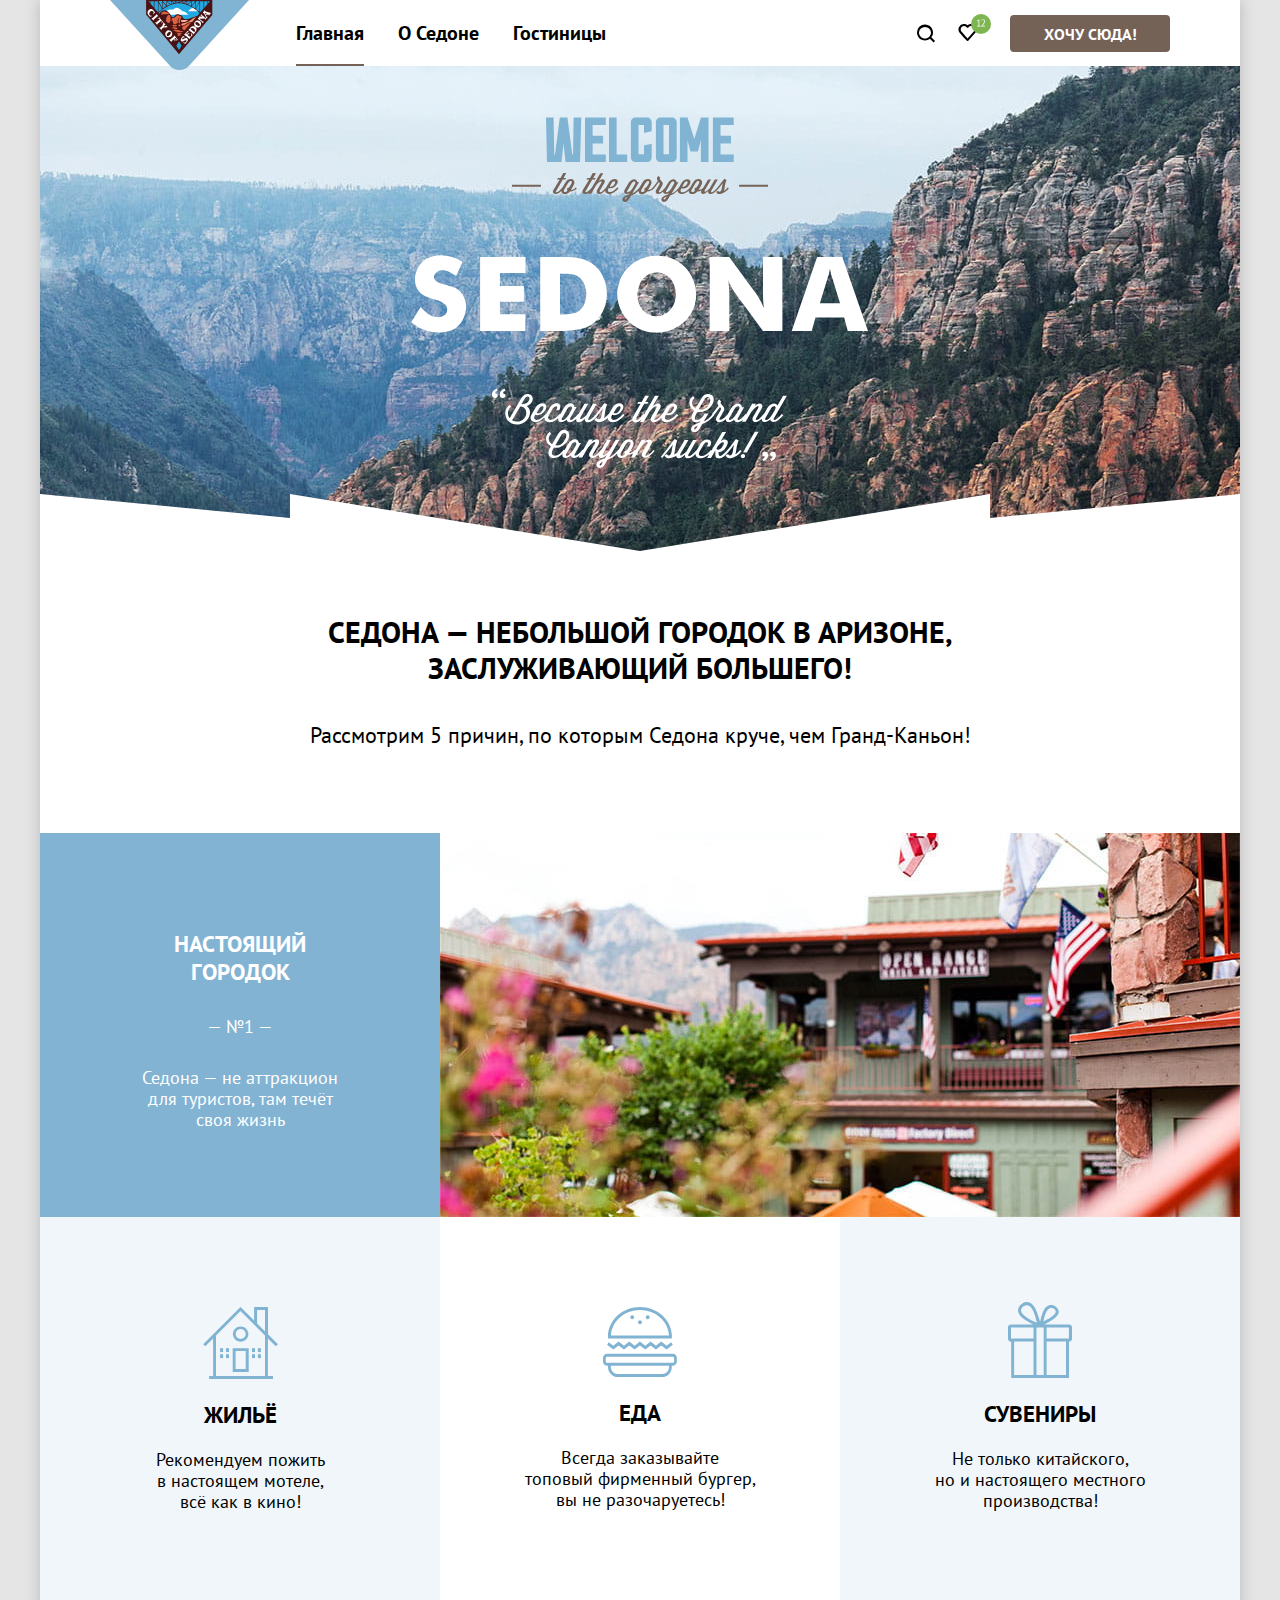
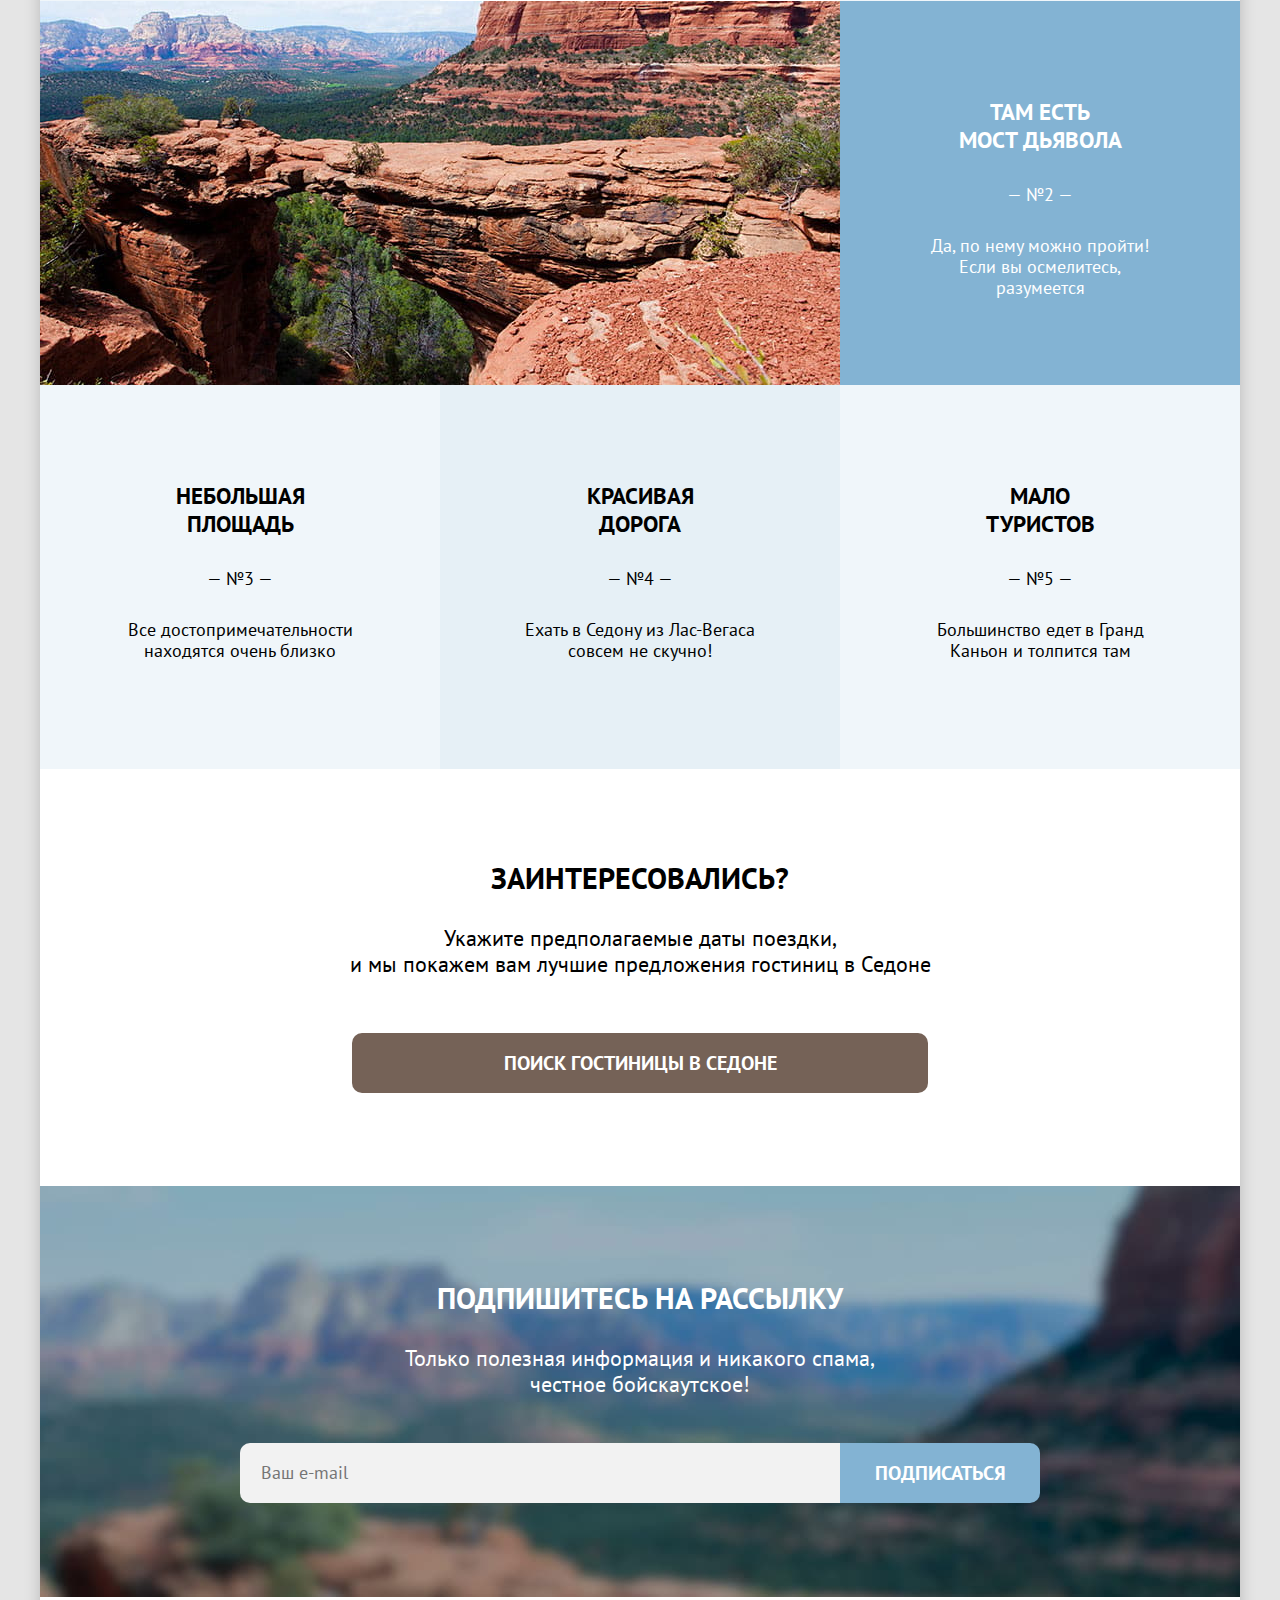
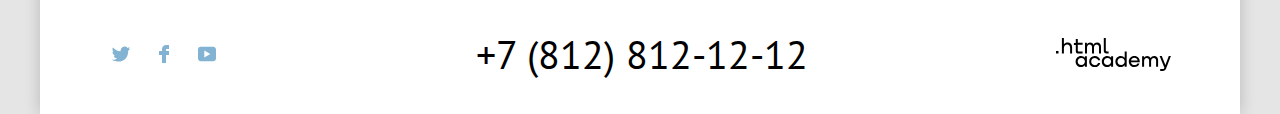
<file: index.html>
<!DOCTYPE html>
<html lang="ru">
  <head>
    <meta charset="utf-8">
    <title>CITY OF SEDONA</title>
    <link rel="stylesheet" href="styles/styles.css">
    <link rel="icon" type="image/png" sizes="32x32" href="images/favicon.png">
  </head>
  <body>
    <div class="gray">
      <div class="shadow">
        <header class="main-header">
          <nav class="nav">
            <a class="main-header-logo" href="#">
              <img src="images/header/logo-main-header.svg" width="139" height="70" alt="Логотип сайта городка Седона">
            </a>
            <ul class="nav-list">
              <li class="nav-item">
                <a class="nav-link active-link" href="index.html">Главная</a>
              </li>
              <li class="nav-item">
                <a class="nav-link" href="aboutSedona.html">О Седоне</a>
              </li>
              <li class="nav-item">
                <a class="nav-link" href="catalog.html">Гостиницы</a>
              </li>
            </ul>      
            <ul class="nav-user">
              <li class="nav-item-user">
                <a class="nav-link-user" href="#">
                  <svg class="nav-icon" aria-hidden="true" focusable="false" fill="currentColor" width="20" height="19"  xmlns="http://www.w3.org/2000/svg">
                    <path fill-rule="evenodd" clip-rule="evenodd" d="m19.03 17.05-3.71-3.7c1-1.3 1.7-3 1.7-4.9 0-4.4-3.61-8-8.02-8a8.12 8.12 0 0 0-8.03 8.1c0 4.4 3.61 8 8.03 8 1.8 0 3.5-.6 4.91-1.7l3.71 3.7 1.4-1.5ZM9 14.55c-3.31 0-6.02-2.7-6.02-6a6.03 6.03 0 0 1 12.03 0c0 3.3-2.7 6-6.01 6Z" /></svg>
                  <span class="visually-hidden">Поиск</span>
                </a>
              </li>
              <li class="nav-item-user">
                <a class="nav-link-user" href="#">
                  <svg class="nav-icon" aria-hidden="true" focusable="false" fill="currentColor" width="20" height="19" xmlns="http://www.w3.org/2000/svg"><path d="M9.44 17c-.3 0-.6-.1-.8-.4-5.41-6.1-6.72-7.5-7.02-7.9A5.4 5.4 0 0 1 6.03 0c1.3 0 2.51.5 3.51 1.3a5.47 5.47 0 0 1 9.03 4.1c0 1.3-.5 2.5-1.3 3.4l-7.02 7.9c-.2.2-.4.3-.8.3ZM3.43 7.5c.3.4 3.5 4 6.11 6.9l6.22-7c.5-.5.7-1.2.7-2 0-1.8-1.5-3.3-3.3-3.3-1 0-2.01.5-2.71 1.3-.3.3-.6.4-.9.4-.3 0-.6-.2-.8-.4a3.7 3.7 0 0 0-2.72-1.3c-1.8 0-3.3 1.5-3.3 3.3-.1.9.3 1.6.7 2.1-.1 0-.1 0 0 0Z" />
                  </svg>
                  <svg class="nav-icon-number" aria-hidden="true" focusable="false" fill="currentColor" width="20" height="20"  xmlns="http://www.w3.org/2000/svg"><rect width="20" height="20" rx="10" fill="#7DB54F"/><path d="M6.13 11.76h1.4V6.92l.1-.59-.4.47-1.1.79-.38-.51 2.2-1.7h.36v6.38h1.37v.74H6.13v-.74Zm7.83-4.67c0 .35-.07.72-.2 1.09a10.88 10.88 0 0 1-1.21 2.21c-.26.35-.52.69-.78 1.01l-.49.43v.04l.64-.11h2.18v.74h-3.98v-.29a33.15 33.15 0 0 0 1.17-1.32 15.09 15.09 0 0 0 1.25-1.83c.18-.32.32-.64.43-.95.1-.31.16-.61.16-.89 0-.33-.1-.6-.28-.81-.19-.22-.47-.33-.85-.33-.25 0-.5.05-.74.16-.24.1-.45.22-.62.35l-.33-.57c.23-.2.51-.36.83-.47.32-.11.66-.17 1.03-.17.29 0 .54.04.76.13a1.5 1.5 0 0 1 .91.9c.08.2.12.43.12.68Z" />
                  </svg>
                  <span class="visually-hidden">Избранное</span>
                </a>
              </li>
              <li class="nav-item-user">
                <a class="nav-button" href="#"> Хочу сюда!</a> 
              </li>
            </ul>
          </nav>     
        </header>
        <main class="main-page main-container">
          <div class="page-container">
            <section class="welcome">
              <h1 class="visually-hidden">Добро пожаловать в городок Седона</h1>
              <img class="logo" src="images/welcome/welcome.svg" width="458" height="352" alt="welcome">
            </section>
            <section class="about-sedona">
              <h2>Седона — небольшой городок в Аризоне, заслуживающий большего!</h2>
              <p>Рассмотрим 5 причин, по которым Седона круче, чем Гранд-Каньон! </p>
            </section>
            <section class="advantages">
              <h2 class="visually-hidden">Преимущества</h2>
              <ul class="advantages-list">
                <li class="advantages-item">
                  <h3 class="advantages-title white">Настоящий <br> городок</h3>
                  <span class="number white">— №1 —</span>
                  <p class="advantages-description white">Седона — не аттракцион для туристов, там течёт своя жизнь</p>
                </li>  
                <li class="photo">
                  <img class="photo1" src="images/photo-sedona/photo-1.jpg" width="800" height="384" alt="Город Седона">
                </li>   
                <li class="advantages-item">
                  <img class="icon-house icon" src="images/icon/icon-house.svg" width="75" height="72" alt="Домик">
                  <h3 class="advantages-title-city">Жильё</h3>
                  <p class="advantages-description-city">Рекомендуем пожить <br> в настоящем мотеле, <br> всё как в кино!</p>
                </li>
                <li class="advantages-item">
                  <img class="icon-food icon" src="images/icon/icon-food.svg" width="74" height="70" alt="Еда">
                  <h3 class="advantages-title-city">Еда</h3>
                  <p class="advantages-description-city">Всегда заказывайте <br> топовый фирменный бургер, вы не разочаруетесь!</p>
                </li>
                <li class="advantages-item">
                  <img class="icon-souvenir icon" src="images/icon/icon-souvenir.svg" width="64" height="76" alt="Сувенир">
                  <h3 class="advantages-title-city">Сувениры</h3>
                  <p class="advantages-description-city">Не только китайского, <br> но и настоящего местного производства!</p>
                </li>
                <li class="photo">
                  <img class="photo2" src="images/photo-sedona/photo-2.jpg" width="800" height="384" alt="Гранд-Каньон">
                </li>                         
                <li class="advantages-item">
                  <h3 class="advantages-title white">Там есть <br> мост дьявола</h3>
                  <span class="number white">— №2 —</span>
                  <p class="advantages-description white">Да, по нему можно пройти! Если вы осмелитесь, разумеется</p>
                </li>            
                <li class="advantages-item">
                  <h3 class="advantages-title">Небольшая <br> площадь</h3>
                  <span class="number">— №3 —</span>
                  <p class="advantages-description-canyon">Все достопримечательности находятся очень близко</p>
                </li>
                <li class="advantages-item">
                  <h3 class="advantages-title">Красивая <br> дорога</h3>
                  <span class="number">— №4 —</span>
                  <p class="advantages-description-canyon">Ехать в Седону из Лас-Вегаса совсем не скучно!</p>
                </li>
                <li class="advantages-item">
                  <h3 class="advantages-title">Мало <br> туристов</h3>
                  <span class="number">— №5 —</span>
                  <p class="advantages-description-canyon">Большинство едет в Гранд Каньон и толпится там </p>
                </li> 
              </ul>
            </section>
            <section class="registration">
              <h2>Заинтересовались?</h2>
              <p>Укажите предполагаемые даты поездки,<br>и мы покажем вам лучшие предложения гостиниц в Седоне</p>
              <a class="registration registration-button button" href="catalog.html">ПОИСК ГОСТИНИЦЫ В седоне</a>
            </section>
            <section class="subscribe">
              <h2>Подпишитесь на рассылку</h2>
              <p>Только полезная информация и никакого спама, <br> честное бойскаутское!</p>
              <form class="subscribe-form" action="https://echo.htmlacademy.ru/courses" method="post">
                <label class="visually-hidden" for="subscribe-email">Email</label>
                <input class="subscribe-email" type="email" id="subscribe-email" name="newsletter-email" placeholder="Ваш e-mail" >
                <button class="subscribe-button button" type="submit">Подписаться</button>
              </form>
            </section>
          </div>
        </main>
        <footer class="main-footer">
              <ul class="footer-social-list">
                <li class="footer-social-item">
                  <a class="footer-social-link twitter" href="https://twitter.com/htmlacademy_ru">
                    <span class="visually-hidden">twitter</span>
                  </a>
                </li>
                <li class="footer-social-item">
                  <a class="footer-social-link facebook" href="https://www.facebook.com/htmlacademy">
                    <span class="visually-hidden">facebook</span>
                  </a>
                </li>
                <li class="footer-social-item">
                  <a class="footer-social-link youtube" href="https://www.youtube.com/c/HTMLAcademyRUS">
                    <span class="visually-hidden">youtube</span>
                  </a>
                </li>
              </ul>
            <div class="footer-contacts">
              <a class="contacts-phone" href="tel:78128121212">+7 (812) 812-12-12</a>
            </div>
            <a class="footer-logo" href="https://htmlacademy.ru">
              <svg class="academy" aria-hidden="true" focusable="false" width="115" height="33" fill="currentColor" xmlns="http://www.w3.org/2000/svg"><path d="M0 12.9v2.6h2.5v-2.6H0ZM11.6 4.5c-1.6 0-2.8.7-3.6 1.7h-.1V0h-2v15.5h2v-5.3c0-2.1 1.3-3.6 3.3-3.6 1.8 0 2.9 1.4 2.9 3.2v5.7h2V9.4c.1-3-1.8-4.9-4.5-4.9ZM26.6 4.8h-4.8V1.1h-2v3.8h-1.9v2h1.9v6c0 1.7 1 2.7 2.7 2.7h4.1v-2h-3.7c-.7 0-1.1-.4-1.1-1.1V6.8h4.8v-2ZM41.1 4.6c-1.6 0-2.9.8-3.5 2.1h-.1c-.6-1.2-1.8-2.1-3.4-2.1-1.4 0-2.5.8-3.1 1.8h-.1V4.8H29v10.6h2V10c0-2 1-3.5 2.6-3.5 1.5 0 2.4 1 2.4 2.6v6.3h2V9.8c0-2.4 1.4-3.3 2.6-3.3 1.5 0 2.4 1 2.4 2.6v6.3h2V8.9c.1-2.5-1.4-4.3-3.9-4.3ZM47.8 12.7c0 1.7 1 2.7 2.8 2.7h2v-2h-1.7c-.7 0-1.1-.4-1.1-1.1V0h-2v12.7ZM28.9 19.7c-.9-1.1-2.2-1.8-3.9-1.8-3.1 0-5.4 2.3-5.4 5.6s2.3 5.6 5.4 5.6c1.8 0 3-.8 3.8-1.9h.1v1.6h2V18.2h-2v1.5Zm-3.6 7.4c-2.2 0-3.6-1.6-3.6-3.6s1.4-3.6 3.6-3.6 3.6 1.6 3.6 3.6c0 1.9-1.4 3.6-3.6 3.6ZM44.2 22c-.5-2.4-2.6-4.1-5.4-4.1a5.4 5.4 0 0 0-5.6 5.6c0 3.1 2.2 5.6 5.6 5.6 2.8 0 4.9-1.8 5.4-4.2h-2.1a3.4 3.4 0 0 1-3.3 2.3c-2.2 0-3.6-1.6-3.6-3.6s1.4-3.6 3.6-3.6c1.6 0 2.8 1 3.3 2.2h2.1V22ZM55.1 19.7c-.9-1.1-2.2-1.8-3.9-1.8-3.1 0-5.4 2.3-5.4 5.6s2.3 5.6 5.4 5.6c1.8 0 3-.8 3.8-1.9h.1v1.6h2V18.2h-2v1.5Zm-3.6 7.4c-2.2 0-3.6-1.6-3.6-3.6s1.4-3.6 3.6-3.6 3.6 1.6 3.6 3.6c0 1.9-1.5 3.6-3.6 3.6ZM68.7 19.8c-.9-1.1-2.2-1.9-3.9-1.9-3.1 0-5.4 2.3-5.4 5.6s2.2 5.6 5.4 5.6c1.7 0 3-.8 3.8-1.8h.1v1.5h2V13.4h-2v6.4Zm-3.6 7.3c-2.2 0-3.6-1.6-3.6-3.6s1.4-3.6 3.6-3.6 3.6 1.6 3.6 3.6c-.1 2-1.5 3.6-3.6 3.6ZM78.3 17.9c-3.3 0-5.5 2.5-5.5 5.6 0 3 2.1 5.6 5.5 5.6 2.5 0 4.5-1.3 5.2-3.6h-2.1c-.5 1-1.6 1.6-3 1.6-1.9 0-3.3-1.3-3.4-2.9h8.8c.2-3.6-2-6.3-5.5-6.3Zm0 1.9c1.7 0 3 1 3.3 2.6h-6.5c.3-1.5 1.5-2.6 3.2-2.6ZM98.2 17.9c-1.6 0-2.9.8-3.6 2h-.1c-.6-1.2-1.8-2-3.4-2-1.4 0-2.5.7-3.1 1.8v-1.5h-1.9v10.6h2v-5.4c0-2 1-3.4 2.6-3.5 1.5 0 2.4 1 2.4 2.6v6.3h2v-5.6c0-2.4 1.4-3.3 2.6-3.3 1.5 0 2.4 1 2.4 2.6v6.3h2v-6.5c.1-2.6-1.4-4.4-3.9-4.4ZM109.4 27l-3.6-8.9h-2.2l4.8 11.6c-.3.9-.7 1.2-1.7 1.2h-2.5v2h2.5c1.8 0 2.8-.8 3.5-2.6l4.7-12.2h-2.1l-3.4 8.9Z" />
              </svg>
            </a>
        </footer>
      </div>
    </div>
    <!--Для скрытия модалки добавить класс modal-container-close-->
    <div class="modal-container modal-container-close">
      <div class="modal modal-search">
        <button class="modal-close-button">
          <span class="visually-hidden">Закрыть</span>
        </button>
        <section class="modal-content">
          <h2 class="modal-title">Поиск гостиницы в Седоне</h2>
          <form class="search-form" action="https://echo.htmlacademy.ru/" method="post">
            <div class="search-date-in">
              <label class="search-date-in-label" for="search-date-in">Дата заезда:</label>
              <input  class="search-date-in-input" type="text" id="search-date-in" name="search-date-in" placeholder="Укажите дату">
              <button class="input-calendar-arrival-in" aria-label="Открыть календарь для выбора даты." type="button"></button>
              <!--Для появления предупреждения необходимо добавить в span класс error-active-->
              <span class="error error-active">Мы не можем отправить вас в прошлое.</span>
            </div>
            <div class="search-date-from">
              <label  for="search-date-from">Дата выезда:</label>
              <input  class="search-date-from-input" type="text" id="search-date-from" name="search-date-from" placeholder="Укажите дату">
              <button class="input-calendar-arrival-from" aria-label="Открыть календарь для выбора даты." type="button"></button>
              <!--Для появления уведомления необходимо добавить в span класс notification-active-->
              <span class="notification notification-active">На эти даты есть свободные номера. Пока есть.</span>
            </div>
            <div class="adults-number">
              <label class="adults-number-label" for="adults-number">Взрослые:</label>
              <button class="minus-button" type="button" aria-label="Уменьшить количество взрослых.">
                <svg width="13" height="1" viewBox="0 0 13 1" fill="currentColor" xmlns="http://www.w3.org/2000/svg">
                  <path d="M0 0L0 1L13 1V0L0 0Z" fill="currentColor"/>
                </svg>
              </button>
              <input class="adults-number-input" id="adults-number" type="text" value="2">
              <button class="plus-button" type="button" aria-label="Увеличить количество взрослых.">
                <svg width="13" height="13" viewBox="0 0 13 13" fill="currentColor" xmlns="http://www.w3.org/2000/svg">
                  <path d="M13 6H7V0H6V6H0V7H6V13H7V7H13V6Z" fill="currentColor"/>
                </svg>
              </button>
            </div>
            <div class="children-number">
                <label class="children-number-label" for="children-number">Дети:</label>
                <span class="tooltip">
                  <button class="tooltip-button" type="button" aria-labelledby="tooltip-label">
                    <svg class="tooltip-icon" aria-hidden="true" focusable="false" width="25" height="25" fill="currentColor" xmlns="http://www.w3.org/2000/svg"><circle cx="12.5" cy="12.5" r="12.5" /></svg>
                    <svg class="info" width="1" height="9" fill="none" xmlns="http://www.w3.org/2000/svg"><g clip-path="url(#a)" fill="#fff"><path d="M0 9h1V3H0v6ZM1 0H0v1h1V0Z"/></g><defs><clipPath id="a"><path fill="#fff" d="M0 0h1v9H0z"/></clipPath></defs></svg>
                  </button>
                  <span class="tooltip-text" role="tooltip" id="tooltip-label">Укажите количество детей, которые будут с вами, возраст которых от 6 до 18 лет. Дети<br>до 6 лет размещаются бесплатно.</span>
                </span>
              <button class="minus-button-children" type="button">
                <svg width="13" height="1" viewBox="0 0 13 1" fill="currentColor" xmlns="http://www.w3.org/2000/svg">
                  <path d="M0 0L0 1L13 1V0L0 0Z" fill="currentColor"/>
                </svg>
              </button>
              <input class="children-number-input" id="children-number" type="text" value="1">
              <button class="plus-button-children" type="button" aria-label="Увеличить количество взрослых.">
                <svg width="13" height="13" viewBox="0 0 13 13" fill="currentColor" xmlns="http://www.w3.org/2000/svg">
                  <path d="M13 6H7V0H6V6H0V7H6V13H7V7H13V6Z" fill="currentColor"/>
                </svg>
              </button>
            </div>
            <button class="button-modal-form" type="submit">Найти</button>
          </form>
        </section>
      </div>
    </div>  
  </body>
</html>
</file>
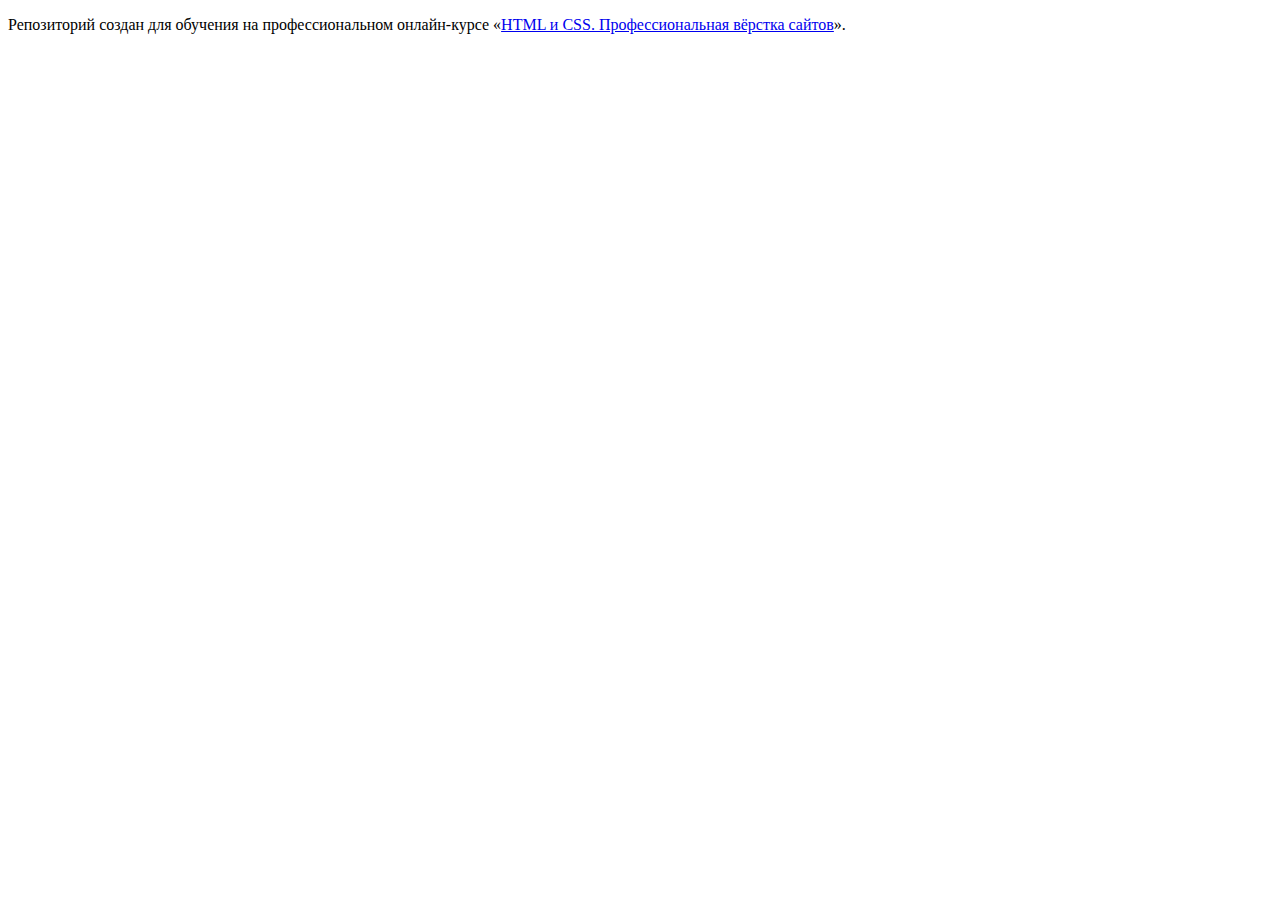
<file: 1/index.html>
<!DOCTYPE html>
<html lang="ru">
  <head>
    <meta charset="utf-8">
    <title>HTML Academy: Седона</title>
    <base href="https://htmlacademy-htmlcss.github.io/1926317-sedona-33/1/">
</head>
  <body>

    <p>Репозиторий создан для обучения на профессиональном онлайн‑курсе «<a href="https://htmlacademy.ru/intensive/htmlcss">HTML и CSS. Профессиональная вёрстка сайтов</a>».</p>

  </body>
</html>
</file>
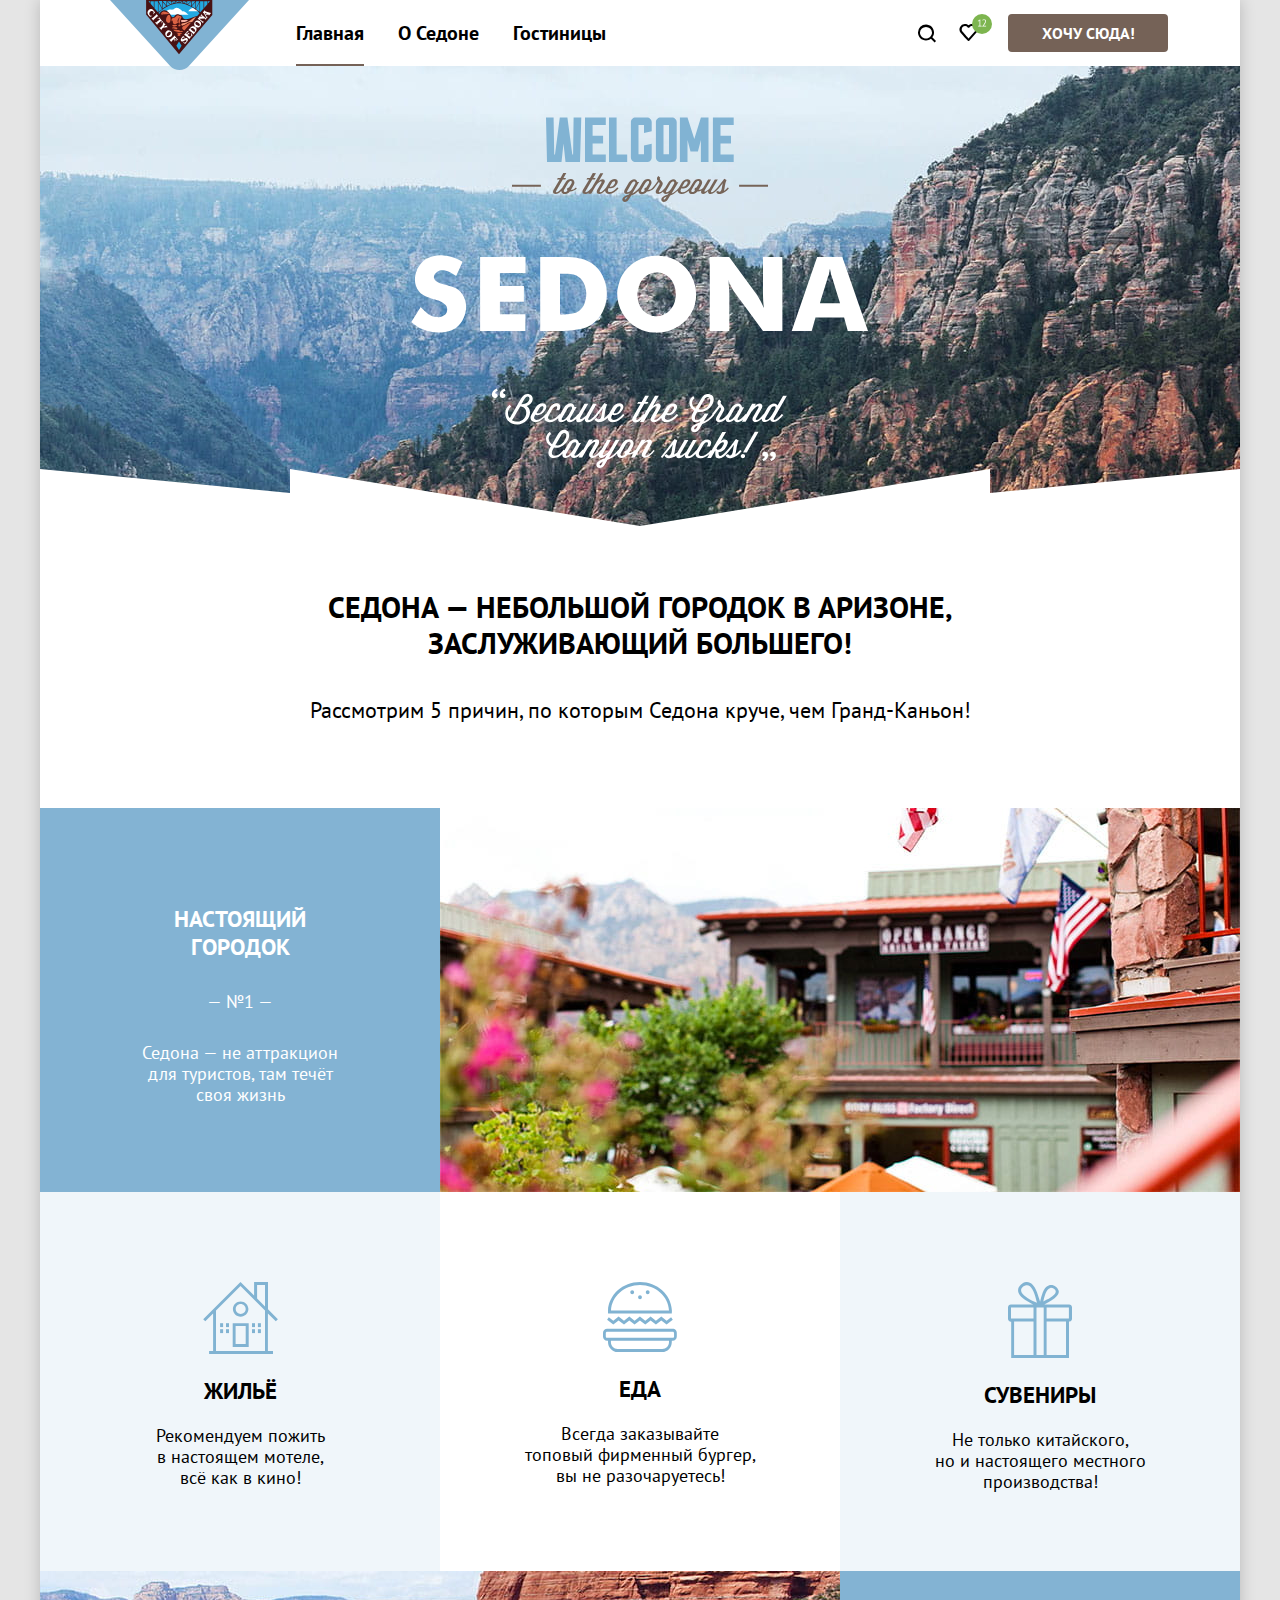
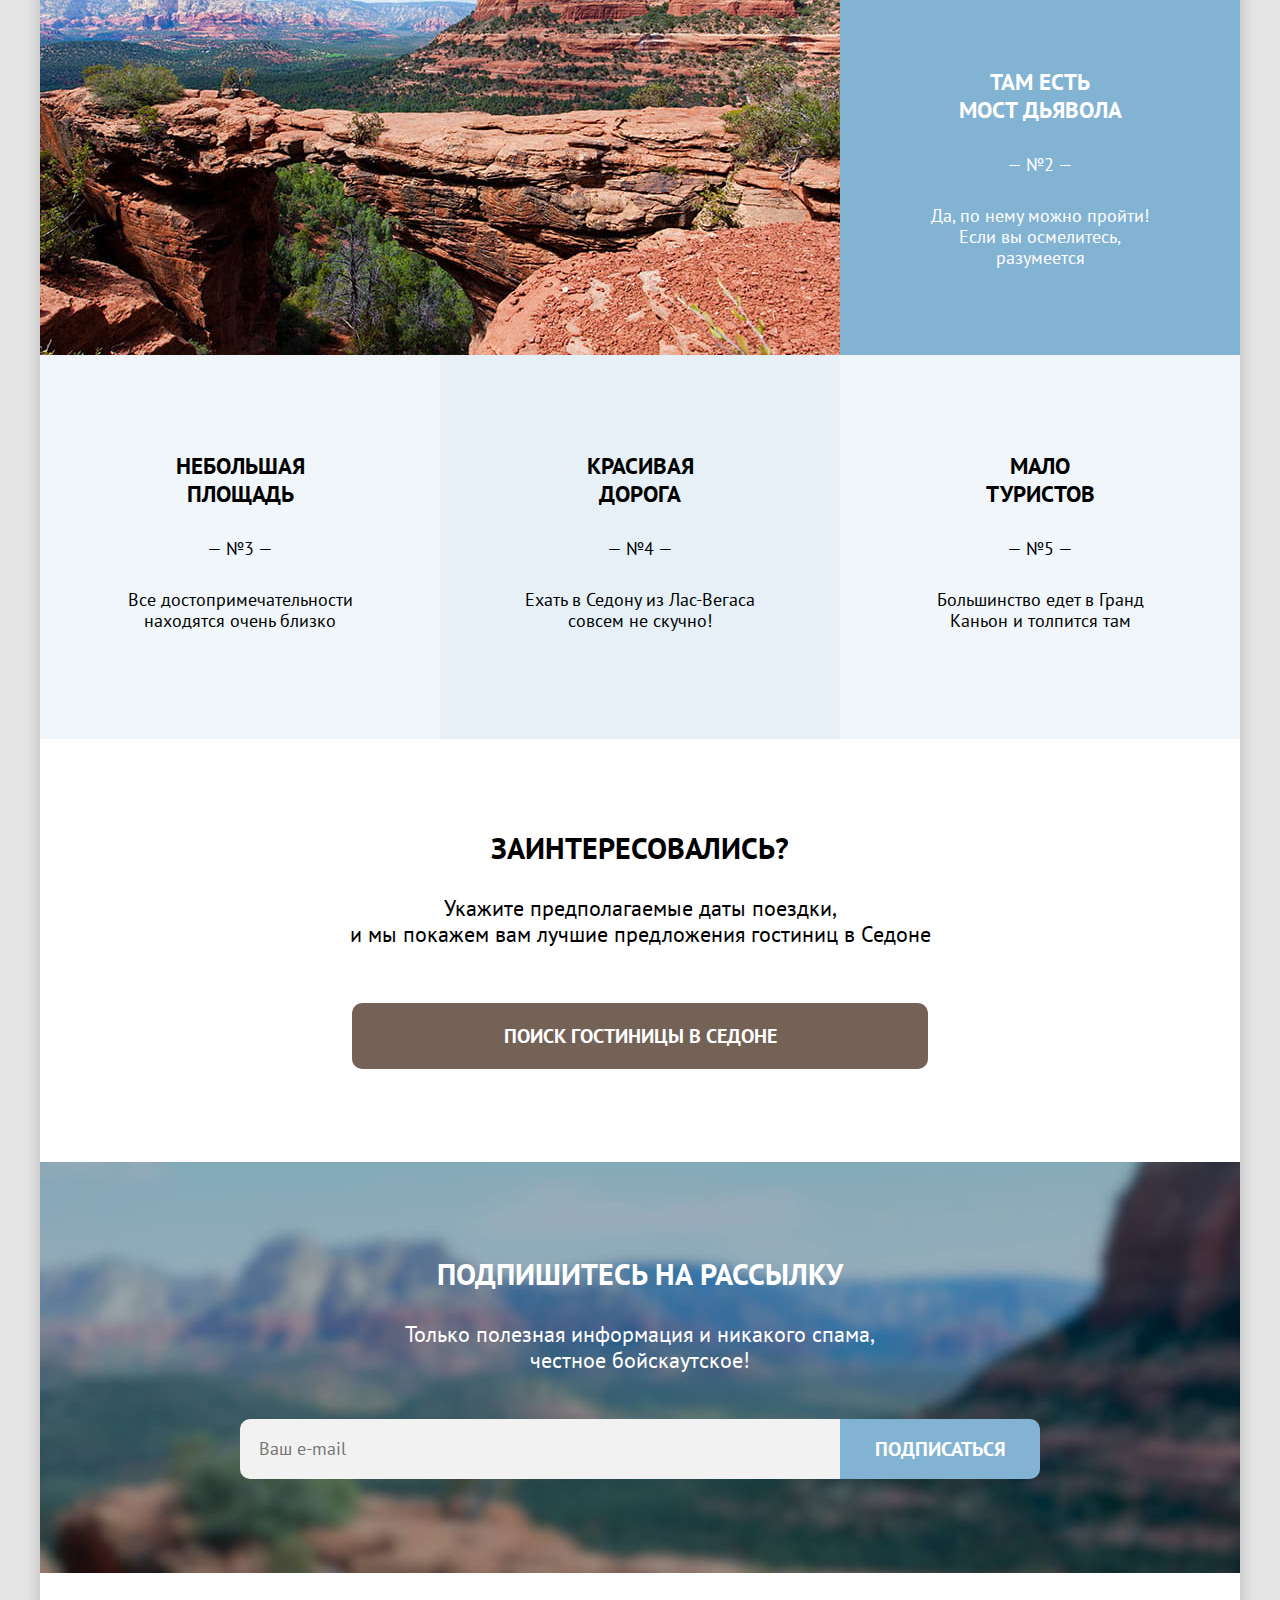
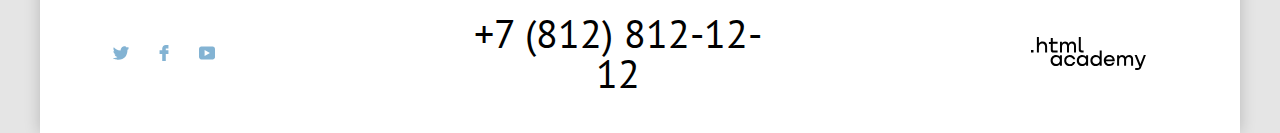
<file: 10/index.html>
<!DOCTYPE html>
<html lang="ru">
  <head>
    <meta charset="utf-8">
    <title>CITY OF SEDONA</title>
    <link rel="stylesheet" href="styles/styles.css">
    <base href="https://htmlacademy-htmlcss.github.io/1926317-sedona-33/10/">
</head>
  
  <body>
    <div class="gray">
      <div class="shadow">
        <header class="main-header">
          <nav class="nav">
            <a class="main-header-logo" href="#">
              <img src="images/header/logo-main-header.svg" width="139" height="70" alt="Логотип сайта городка Седона">
            </a>
            <ul class="nav-list">
              <li class="nav-item">
                <a class="nav-link active-link" href="index.html">Главная</a>
              </li>
              <li class="nav-item">
                <a class="nav-link" href="aboutSedona.html">О Седоне</a>
              </li>
              <li class="nav-item">
                <a class="nav-link" href="catalog.html">Гостиницы</a>
              </li>
            </ul>      
          
            <ul class="nav-user">
              <li class="nav-item-user">
                <a class="nav-link-user" href="#">
                  <svg class="nav-icon" aria-hidden="true" focusable="false" fill="currentColor" width="20" height="19"  xmlns="http://www.w3.org/2000/svg">
                    <path fill-rule="evenodd" clip-rule="evenodd" d="m19.03 17.05-3.71-3.7c1-1.3 1.7-3 1.7-4.9 0-4.4-3.61-8-8.02-8a8.12 8.12 0 0 0-8.03 8.1c0 4.4 3.61 8 8.03 8 1.8 0 3.5-.6 4.91-1.7l3.71 3.7 1.4-1.5ZM9 14.55c-3.31 0-6.02-2.7-6.02-6a6.03 6.03 0 0 1 12.03 0c0 3.3-2.7 6-6.01 6Z" /></svg>
                  <span class="visually-hidden">Поиск</span>
                </a>
              </li>
              <li class="nav-item-user">
                <a class="nav-link-user" href="#">
                  <svg class="nav-icon" aria-hidden="true" focusable="false" fill="currentColor" width="20" height="19" xmlns="http://www.w3.org/2000/svg"><path d="M9.44 17c-.3 0-.6-.1-.8-.4-5.41-6.1-6.72-7.5-7.02-7.9A5.4 5.4 0 0 1 6.03 0c1.3 0 2.51.5 3.51 1.3a5.47 5.47 0 0 1 9.03 4.1c0 1.3-.5 2.5-1.3 3.4l-7.02 7.9c-.2.2-.4.3-.8.3ZM3.43 7.5c.3.4 3.5 4 6.11 6.9l6.22-7c.5-.5.7-1.2.7-2 0-1.8-1.5-3.3-3.3-3.3-1 0-2.01.5-2.71 1.3-.3.3-.6.4-.9.4-.3 0-.6-.2-.8-.4a3.7 3.7 0 0 0-2.72-1.3c-1.8 0-3.3 1.5-3.3 3.3-.1.9.3 1.6.7 2.1-.1 0-.1 0 0 0Z" />
                  </svg>
                  <svg class="nav-icon-number" aria-hidden="true" focusable="false" fill="currentColor" width="20" height="20"  xmlns="http://www.w3.org/2000/svg"><rect width="20" height="20" rx="10" fill="#7DB54F"/><path d="M6.13 11.76h1.4V6.92l.1-.59-.4.47-1.1.79-.38-.51 2.2-1.7h.36v6.38h1.37v.74H6.13v-.74Zm7.83-4.67c0 .35-.07.72-.2 1.09a10.88 10.88 0 0 1-1.21 2.21c-.26.35-.52.69-.78 1.01l-.49.43v.04l.64-.11h2.18v.74h-3.98v-.29a33.15 33.15 0 0 0 1.17-1.32 15.09 15.09 0 0 0 1.25-1.83c.18-.32.32-.64.43-.95.1-.31.16-.61.16-.89 0-.33-.1-.6-.28-.81-.19-.22-.47-.33-.85-.33-.25 0-.5.05-.74.16-.24.1-.45.22-.62.35l-.33-.57c.23-.2.51-.36.83-.47.32-.11.66-.17 1.03-.17.29 0 .54.04.76.13a1.5 1.5 0 0 1 .91.9c.08.2.12.43.12.68Z" />
                  </svg>
                  <span class="visually-hidden">Избранное</span>
                </a>
              </li>
              <a class="nav-button" href="#">
                <span>Хочу сюда!</span>
              </a> 
            </ul>
            
          </nav>     
        </header>
        <main class="main-page main-container">
          <div class="page-container">
            <section class="Welcome">
              <h1 class="visually-hidden">Добро пожаловать в городок Седона</h1>
              <img class="logo" src="images/welcome/welcome.svg" width="458" height="352" alt="welcome">
              <img class="divider" src="images/welcome/divider.svg" width="1200" height="57" alt="">
            </section>
            <section class="aboutSedona">
              <h2>Седона — небольшой городок в Аризоне, заслуживающий большего!</h2>
              <p>Рассмотрим 5 причин, по которым Седона круче, чем Гранд-Каньон! </p>
            </section>
            <section class="advantages">
              <h2 class="visually-hidden">Преимущества</h2>
              <ul class="advantages-list">
                <li class="advantages-item">
                  <h3 class="advantages-title white">Настоящий <br> городок</h3>
                  <span class="number white">— №1 —</span>
                  <p class="advantages-description white">Седона — не аттракцион для туристов, там течёт своя жизнь</p>
                </li>  
                <img class="photo1" src="images/photo-sedona/photo-1.jpg" min-width="800" min-height="384" alt="Город Седона">   
                <li class="advantages-item">
                  <img class="icon-house icon" src="images/icon/icon-house.svg" width="75" height="72" alt="Домик">
                  <h3 class="advantages-title-city">Жильё</h3>
                  <p class="advantages-description-city">Рекомендуем пожить <br> в настоящем мотеле, <br> всё как в кино!</p>
                  
                </li>
                <li class="advantages-item">
                  <img class="icon-food icon" src="images/icon/icon-food.svg" width="74" height="70" alt="Еда">
                  <h3 class="advantages-title-city">Еда</h3>
                  <p class="advantages-description-city">Всегда заказывайте <br> топовый фирменный бургер, вы не разочаруетесь!</p>
                  
                </li>
                <li class="advantages-item">
                  <img class="icon-souvenir icon" src="images/icon/icon-souvenir.svg" width="64" height="76" alt="Сувенир">
                  <h3 class="advantages-title-city">Сувениры</h3>
                  <p class="advantages-description-city">Не только китайского, <br> но и настоящего местного производства!</p>
                  
                </li>
                <img class="photo2" src="images/photo-sedona/photo-2.jpg" min-width="800" min-height="384" alt="Гранд-Каньон">                         
                <li class="advantages-item">
                  <h3 class="advantages-title white">Там есть <br> мост дьявола</h3>
                  <span class="number white">— №2 —</span>
                  <p class="advantages-description white">Да, по нему можно пройти! Если вы осмелитесь, разумеется</p>
                  
                </li>            
                <li class="advantages-item">
                  <h3 class="advantages-title">Небольшая <br> площадь</h3>
                  <span class="number">— №3 —</span>
                  <p class="advantages-description-canyon">Все достопримечательности находятся очень близко</p>
                </li>
                <li class="advantages-item">
                  <h3 class="advantages-title">Красивая <br> дорога</h3>
                  <span class="number">— №4 —</span>
                  <p class="advantages-description-canyon">Ехать в Седону из Лас-Вегаса совсем не скучно!</p>
                </li>
                <li class="advantages-item">
                  <h3 class="advantages-title">Мало <br> туристов</h3>
                  <span class="number">— №5 —</span>
                  <p class="advantages-description-canyon">Большинство едет в Гранд Каньон и толпится там </p>
                </li> 
                                
              </ul>
            </section>
            <section class="registration">
              <h2>Заинтересовались?</h2>
              <p>Укажите предполагаемые даты поездки, <br> и мы покажем вам лучшие предложения гостиниц в Седоне</p>
              <a class="registration registration-button button" href="catalog.html">ПОИСК ГОСТИНИЦЫ В седоне</a>
            </section>
            <section class="subscribe">
              <h2>Подпишитесь на рассылку</h2>
              <p>Только полезная информация и никакого спама, <br> честное бойскаутское!</p>
              <form class="subscribe-form" action="https://echo.htmlacademy.ru/courses" method="post">
                <label class="visually-hidden" for="subscribe-email">Email</label>
                <input class="subscribe-email" type="email" name="subscribe-email" placeholder="Ваш e-mail" >
                <button class="subscribe-button button" type="submit">Подписаться</button>
              </form>
            </section>
          </div>
        </main>
        <footer class="main-footer">
            
              <ul class="footer-social-list">
                <li class="footer-social-item">
                  <a class="footer-social-link twitter" href="https://twitter.com/htmlacademy_ru">
                    <span class="visually-hidden">twitter</span>
                  </a>
                </li>
                <li class="footer-social-item">
                  <a class="footer-social-link facebook" href="https://www.facebook.com/htmlacademy">
                    <span class="visually-hidden">facebook</span>
                  </a>
                </li>
                <li class="footer-social-item">
                  <a class="footer-social-link youtube" href="https://www.youtube.com/c/HTMLAcademyRUS">
                    <span class="visually-hidden">youtube</span>
                  </a>
                </li>
                
              </ul>
            
            <div class="footer-contacts">
              <a class="contacts-phone" href="tel:+7 (812) 812-12-12">+7 (812) 812-12-12</a>
            </div>
            
            <a class="footer-logo" href="https://htmlacademy.ru">
              <svg class="academy" aria-hidden="true" focusable="false" width="115" height="33" fill="currentColor" xmlns="http://www.w3.org/2000/svg"><path d="M0 12.9v2.6h2.5v-2.6H0ZM11.6 4.5c-1.6 0-2.8.7-3.6 1.7h-.1V0h-2v15.5h2v-5.3c0-2.1 1.3-3.6 3.3-3.6 1.8 0 2.9 1.4 2.9 3.2v5.7h2V9.4c.1-3-1.8-4.9-4.5-4.9ZM26.6 4.8h-4.8V1.1h-2v3.8h-1.9v2h1.9v6c0 1.7 1 2.7 2.7 2.7h4.1v-2h-3.7c-.7 0-1.1-.4-1.1-1.1V6.8h4.8v-2ZM41.1 4.6c-1.6 0-2.9.8-3.5 2.1h-.1c-.6-1.2-1.8-2.1-3.4-2.1-1.4 0-2.5.8-3.1 1.8h-.1V4.8H29v10.6h2V10c0-2 1-3.5 2.6-3.5 1.5 0 2.4 1 2.4 2.6v6.3h2V9.8c0-2.4 1.4-3.3 2.6-3.3 1.5 0 2.4 1 2.4 2.6v6.3h2V8.9c.1-2.5-1.4-4.3-3.9-4.3ZM47.8 12.7c0 1.7 1 2.7 2.8 2.7h2v-2h-1.7c-.7 0-1.1-.4-1.1-1.1V0h-2v12.7ZM28.9 19.7c-.9-1.1-2.2-1.8-3.9-1.8-3.1 0-5.4 2.3-5.4 5.6s2.3 5.6 5.4 5.6c1.8 0 3-.8 3.8-1.9h.1v1.6h2V18.2h-2v1.5Zm-3.6 7.4c-2.2 0-3.6-1.6-3.6-3.6s1.4-3.6 3.6-3.6 3.6 1.6 3.6 3.6c0 1.9-1.4 3.6-3.6 3.6ZM44.2 22c-.5-2.4-2.6-4.1-5.4-4.1a5.4 5.4 0 0 0-5.6 5.6c0 3.1 2.2 5.6 5.6 5.6 2.8 0 4.9-1.8 5.4-4.2h-2.1a3.4 3.4 0 0 1-3.3 2.3c-2.2 0-3.6-1.6-3.6-3.6s1.4-3.6 3.6-3.6c1.6 0 2.8 1 3.3 2.2h2.1V22ZM55.1 19.7c-.9-1.1-2.2-1.8-3.9-1.8-3.1 0-5.4 2.3-5.4 5.6s2.3 5.6 5.4 5.6c1.8 0 3-.8 3.8-1.9h.1v1.6h2V18.2h-2v1.5Zm-3.6 7.4c-2.2 0-3.6-1.6-3.6-3.6s1.4-3.6 3.6-3.6 3.6 1.6 3.6 3.6c0 1.9-1.5 3.6-3.6 3.6ZM68.7 19.8c-.9-1.1-2.2-1.9-3.9-1.9-3.1 0-5.4 2.3-5.4 5.6s2.2 5.6 5.4 5.6c1.7 0 3-.8 3.8-1.8h.1v1.5h2V13.4h-2v6.4Zm-3.6 7.3c-2.2 0-3.6-1.6-3.6-3.6s1.4-3.6 3.6-3.6 3.6 1.6 3.6 3.6c-.1 2-1.5 3.6-3.6 3.6ZM78.3 17.9c-3.3 0-5.5 2.5-5.5 5.6 0 3 2.1 5.6 5.5 5.6 2.5 0 4.5-1.3 5.2-3.6h-2.1c-.5 1-1.6 1.6-3 1.6-1.9 0-3.3-1.3-3.4-2.9h8.8c.2-3.6-2-6.3-5.5-6.3Zm0 1.9c1.7 0 3 1 3.3 2.6h-6.5c.3-1.5 1.5-2.6 3.2-2.6ZM98.2 17.9c-1.6 0-2.9.8-3.6 2h-.1c-.6-1.2-1.8-2-3.4-2-1.4 0-2.5.7-3.1 1.8v-1.5h-1.9v10.6h2v-5.4c0-2 1-3.4 2.6-3.5 1.5 0 2.4 1 2.4 2.6v6.3h2v-5.6c0-2.4 1.4-3.3 2.6-3.3 1.5 0 2.4 1 2.4 2.6v6.3h2v-6.5c.1-2.6-1.4-4.4-3.9-4.4ZM109.4 27l-3.6-8.9h-2.2l4.8 11.6c-.3.9-.7 1.2-1.7 1.2h-2.5v2h2.5c1.8 0 2.8-.8 3.5-2.6l4.7-12.2h-2.1l-3.4 8.9Z" />
              </svg>
            </a>
            
        </footer>
      </div>
    </div>
    <!--Для скрытия модалки добавить класс modal-container-close-->
    <div class="modal-container modal-container-close">
      <div class="modal modal-search">
        <button class="modal-close-button">
          <span class="visually-hidden">Закрыть</span>
        </button>
        <section class="modal-content">
          <h2 class="modal-title">Поиск гостиницы в Седоне</h2>
          <form class="search-form" action="https://echo.htmlacademy.ru/" method="post">
            <div class="search-date-in">
              <label class="search-date-in-label" for="search-date-in">Дата заезда:</label>
              <input  class="search-date-in-input" type="text" id="search-date-in" name="search-date-in" placeholder="Укажите дату">
              <button class="input-calendar-arrival-in" aria-label="Открыть календарь для выбора даты." type="button"></button>
              <!--Для появления предупреждения необходимо добавить в span класс error-active-->
              <span class="error error-active">Мы не можем отправить вас в прошлое.</span>
            </div>
            <div class="search-date-from">
              <label  for="search-date-from">Дата выезда:</label>
              <input  class="search-date-from-input" type="text" id="search-date-from" name="search-date-from" placeholder="Укажите дату">
              <button class="input-calendar-arrival-from" aria-label="Открыть календарь для выбора даты." type="button"></button>
              <!--Для появления уведомления необходимо добавить в span класс notification-active-->
              <span class="notification notification-active">На эти даты есть свободные номера. Пока есть.</span>
            </div>
            <div class="adults-number">
              <label class="adults-number-label" for="adults-number">Взрослые:</label>
              <button class="minus-button" type="button" aria-label="Уменьшить количество взрослых.">
                <svg width="13" height="1" viewBox="0 0 13 1" fill="currentColor" xmlns="http://www.w3.org/2000/svg">
                  <path d="M0 0L0 1L13 1V0L0 0Z" fill="currentColor"/>
                </svg>
              </button>
              <input class="adults-number-input" id="adults-number" type="text" value="2">
              <button class="plus-button" type="button" aria-label="Увеличить количество взрослых.">
                <svg width="13" height="13" viewBox="0 0 13 13" fill="currentColor" xmlns="http://www.w3.org/2000/svg">
                  <path d="M13 6H7V0H6V6H0V7H6V13H7V7H13V6Z" fill="currentColor"/>
                </svg>
              </button>
            </div>
            <div class="children-number">
              
                <label class="children-number-label" for="children-number">Дети:</label>
                <span class="tooltip">
                  <button class="tooltip-button" type="button" aria-labelledby="tooltip-label">
                    <svg class="tooltip-icon" aria-hidden="true" focusable="false" width="25" height="25" fill="currentColor" xmlns="http://www.w3.org/2000/svg"><circle cx="12.5" cy="12.5" r="12.5" /></svg>
                    <svg class="info" width="1" height="9" fill="none" xmlns="http://www.w3.org/2000/svg"><g clip-path="url(#a)" fill="#fff"><path d="M0 9h1V3H0v6ZM1 0H0v1h1V0Z"/></g><defs><clipPath id="a"><path fill="#fff" d="M0 0h1v9H0z"/></clipPath></defs></svg>
                  </button>
                
                  <span class="tooltip-text" role="tooltip" id="tooltip-label">Укажите количество детей, которые будут с вами, возраст которых от 6 до 18 лет. Дети<br>до 6 лет размещаются бесплатно.</span>
                </span>
              
              <button class="minus-button-children" type="button">
                <svg width="13" height="1" viewBox="0 0 13 1" fill="currentColor" xmlns="http://www.w3.org/2000/svg">
                  <path d="M0 0L0 1L13 1V0L0 0Z" fill="currentColor"/>
                </svg>
              </button>
              <input class="children-number-input" id="children-number" type="text" value="1">
              <button class="plus-button-children" type="button" aria-label="Увеличить количество взрослых.">
                <svg width="13" height="13" viewBox="0 0 13 13" fill="currentColor" xmlns="http://www.w3.org/2000/svg">
                  <path d="M13 6H7V0H6V6H0V7H6V13H7V7H13V6Z" fill="currentColor"/>
                </svg>
              </button>
            </div>
            <button class="button-modal-form" type="submit">Найти</button>
          </form>
        </section>
      </div>
    </div>  
  </body>
  
</html>
</file>
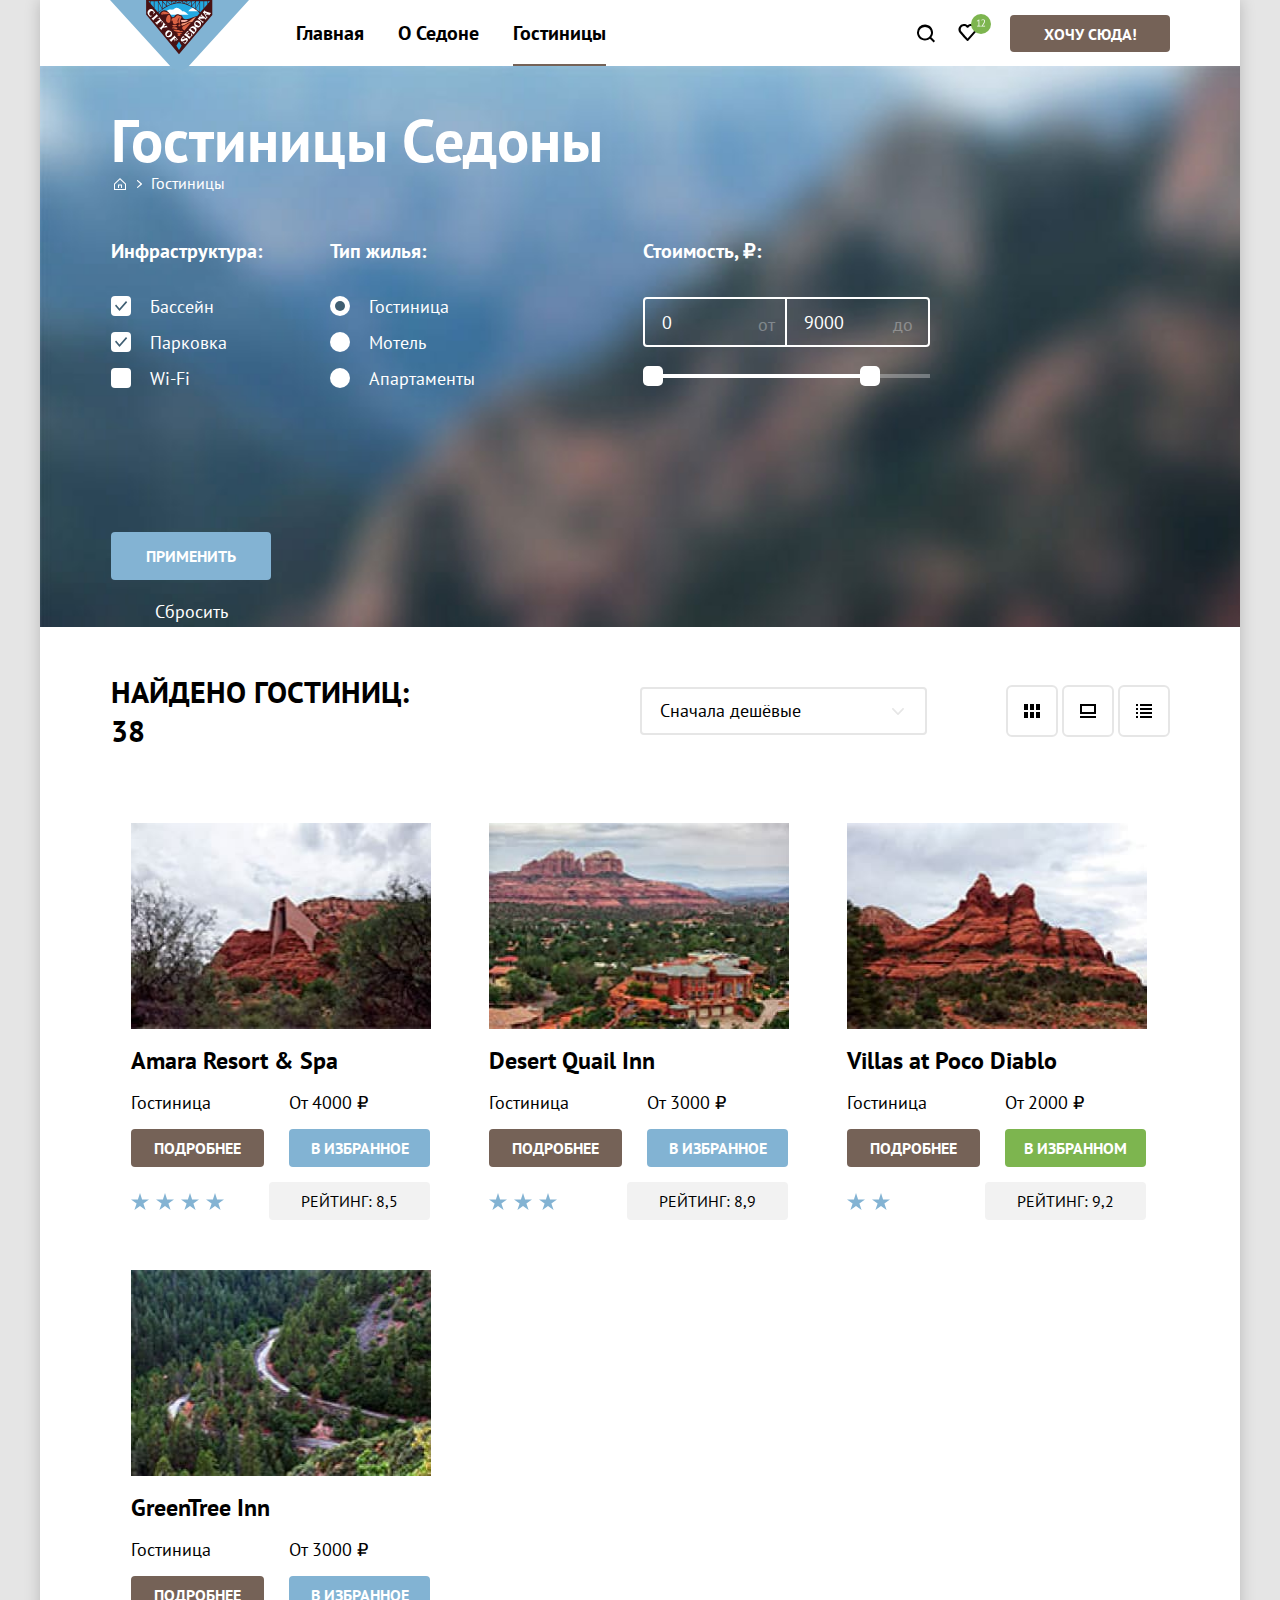
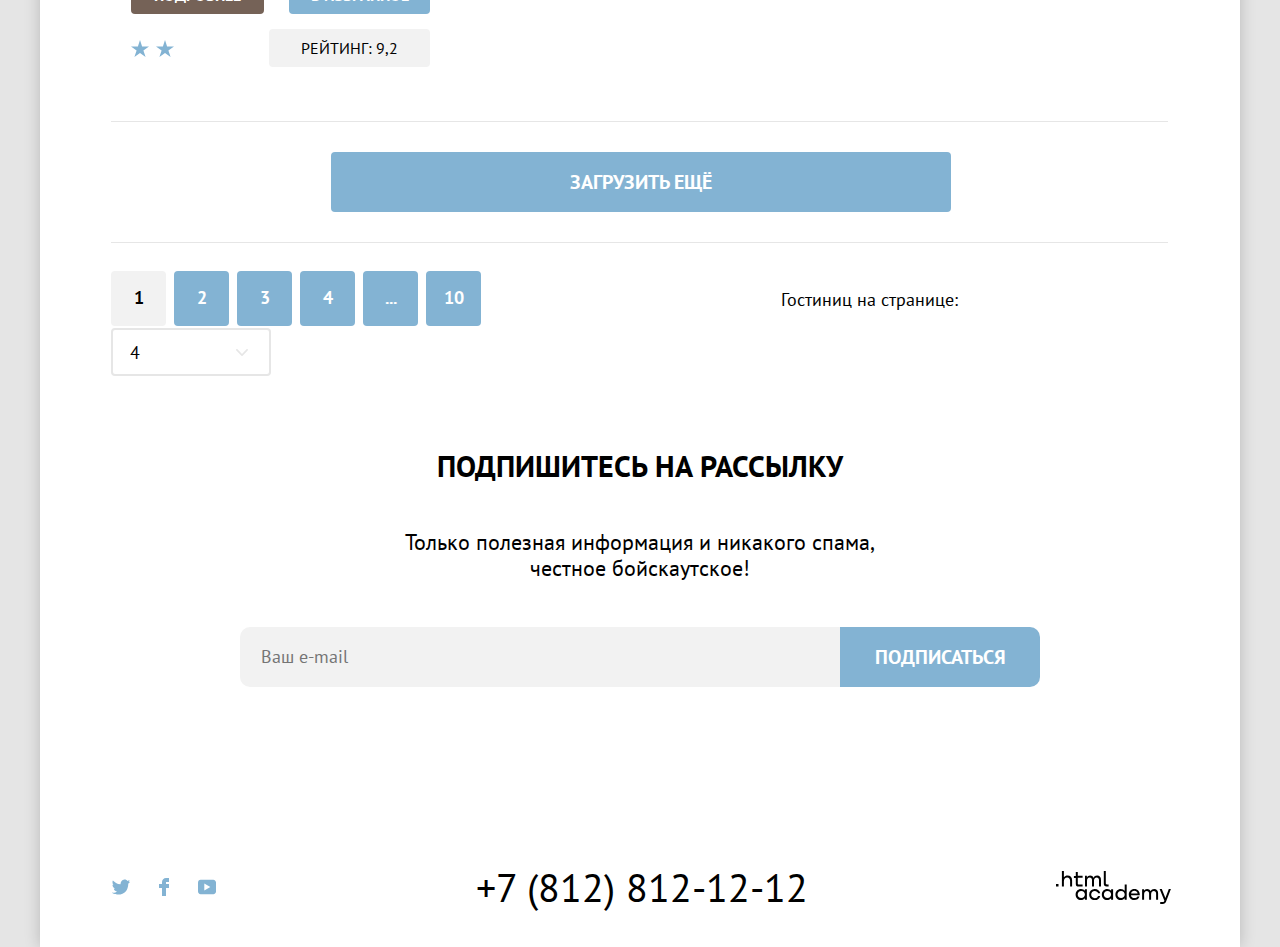
<file: catalog.html>
<!DOCTYPE html>
<html lang="ru">
  <head>
    <meta charset="utf-8">
    <title>CITY OF SEDONA</title>
    <link rel="stylesheet" href="styles/styles.css">
    <link rel="icon" type="image/png" sizes="32x32" href="images/favicon.png">
  </head>
  <body>
    <div class="gray">
      <div class="shadow">
        <header class="main-header">
          <nav class="nav">
            <a class="main-header-logo" href="#">
              <img src="images/header/logo-main-header.svg" width="139" height="70" alt="Логотип сайта городка Седона">
            </a>
            <ul class="nav-list">
              <li class="nav-item">
                <a class="nav-link " href="index.html">Главная</a>
              </li>
              <li class="nav-item">
                <a class="nav-link" href="aboutSedona.html">О Седоне</a>
              </li>
              <li class="nav-item">
                <a class="nav-link active-link" href="catalog.html">Гостиницы</a>
              </li>
            </ul>      
            <ul class="nav-user">
              <li class="nav-item-user">
                <a class="nav-link-user" href="#">
                  <svg class="nav-icon" aria-hidden="true" focusable="false" fill="currentColor" width="20" height="19"  xmlns="http://www.w3.org/2000/svg">
                    <path fill-rule="evenodd" clip-rule="evenodd" d="m19.03 17.05-3.71-3.7c1-1.3 1.7-3 1.7-4.9 0-4.4-3.61-8-8.02-8a8.12 8.12 0 0 0-8.03 8.1c0 4.4 3.61 8 8.03 8 1.8 0 3.5-.6 4.91-1.7l3.71 3.7 1.4-1.5ZM9 14.55c-3.31 0-6.02-2.7-6.02-6a6.03 6.03 0 0 1 12.03 0c0 3.3-2.7 6-6.01 6Z" /></svg>
                  <span class="visually-hidden">Поиск</span>
                </a>
              </li>
              <li class="nav-item-user">
                <a class="nav-link-user" href="#">
                  <svg class="nav-icon" aria-hidden="true" focusable="false" fill="currentColor" width="20" height="19" xmlns="http://www.w3.org/2000/svg"><path d="M9.44 17c-.3 0-.6-.1-.8-.4-5.41-6.1-6.72-7.5-7.02-7.9A5.4 5.4 0 0 1 6.03 0c1.3 0 2.51.5 3.51 1.3a5.47 5.47 0 0 1 9.03 4.1c0 1.3-.5 2.5-1.3 3.4l-7.02 7.9c-.2.2-.4.3-.8.3ZM3.43 7.5c.3.4 3.5 4 6.11 6.9l6.22-7c.5-.5.7-1.2.7-2 0-1.8-1.5-3.3-3.3-3.3-1 0-2.01.5-2.71 1.3-.3.3-.6.4-.9.4-.3 0-.6-.2-.8-.4a3.7 3.7 0 0 0-2.72-1.3c-1.8 0-3.3 1.5-3.3 3.3-.1.9.3 1.6.7 2.1-.1 0-.1 0 0 0Z" />
                  </svg>
                  <svg class="nav-icon-number" aria-hidden="true" focusable="false" fill="currentColor" width="20" height="20"  xmlns="http://www.w3.org/2000/svg"><rect width="20" height="20" rx="10" fill="#7DB54F"/><path d="M6.13 11.76h1.4V6.92l.1-.59-.4.47-1.1.79-.38-.51 2.2-1.7h.36v6.38h1.37v.74H6.13v-.74Zm7.83-4.67c0 .35-.07.72-.2 1.09a10.88 10.88 0 0 1-1.21 2.21c-.26.35-.52.69-.78 1.01l-.49.43v.04l.64-.11h2.18v.74h-3.98v-.29a33.15 33.15 0 0 0 1.17-1.32 15.09 15.09 0 0 0 1.25-1.83c.18-.32.32-.64.43-.95.1-.31.16-.61.16-.89 0-.33-.1-.6-.28-.81-.19-.22-.47-.33-.85-.33-.25 0-.5.05-.74.16-.24.1-.45.22-.62.35l-.33-.57c.23-.2.51-.36.83-.47.32-.11.66-.17 1.03-.17.29 0 .54.04.76.13a1.5 1.5 0 0 1 .91.9c.08.2.12.43.12.68Z" />
                  </svg>
                  <span class="visually-hidden">Избранное</span>
                </a>
              </li>
              <li class="nav-item-user">
                <a class="nav-button" href="#"> Хочу сюда!</a> 
              </li>
            </ul>
          </nav>     
        </header>
        <main class="catalog-page main-container">
          <div class="page-container">
            <section class="catalog-hotel">
              <h1>Гостиницы Седоны</h1>
              <ul class="breadcrumbs">
                <li class="breadcrumbs-item">
                  <a class="breadcrumbs-link" href="index.html">
                    <span class="visually-hidden">Главная</span>
                    <svg class="breadcrumbs-home" aria-hidden="true" focusable="false" fill="currentColor" width="20" height="20" xmlns="http://www.w3.org/2000/svg"><path d="M10 3 4 8.8V15h12V8.8L10 3Zm5 11H5V9.2l5-4.8 5 4.8V14Z" /><path d="M8 13h1v-2.5h2V13h1V9.5H8V13Z" /></svg>
                  </a>
                </li>
                <li class="breadcrumbs-item">
                  <a class="breadcrumbs-link" href="#">Гостиницы</a>
                </li>
              </ul>
              <section class="catalog-service">
                <h2 class="visually-hidden">Выбор жилья</h2>
                  <form class="catalog-filter" action="https://echo.htmlacademy.ru/" method="get">
                    <div class="catalog-filter-container">
                      <fieldset class="catalog-filter-infrastructure">
                        <legend class="catalog-filter-title">Инфраструктура:</legend>
                        <ul class="catalog-filter-list">
                          <li class="catalog-filter-item">
                            <label class="control-chekbox">
                              <input class="control-input visually-hidden" type="checkbox" name="Бассейн" checked>
                              <span class="control-mark"></span>
                              <span class="control-label">Бассейн</span>
                            </label>
                          </li>
                          <li class="catalog-filter-item">
                            <label class="control-chekbox">
                              <input class="control-input visually-hidden" type="checkbox" name="Парковка" checked>
                              <span class="control-mark"></span>
                              <span class="control-label">Парковка</span>
                            </label>
                          </li>
                          <li class="catalog-filter-item">
                            <label class="control-chekbox">
                              <input class="control-input visually-hidden" type="checkbox" name="Wi-Fi">
                              <span class="control-mark"></span>
                              <span class="control-label">Wi-Fi</span>
                            </label>
                          </li>
                        </ul>
                      </fieldset>
                      <fieldset class="catalog-filter-type">
                        <legend class="catalog-filter-title">Тип жилья:</legend>
                        <ul class="catalog-filter-list">
                          <li class="catalog-filter-item">
                            <label class="control-radio">
                              <input class="control-input visually-hidden" type="radio" name="type" value="hotel" checked>
                              <span class="control-mark"></span>
                              <span class="control-label">Гостиница</span>
                            </label>
                          </li>
                          <li class="catalog-filter-item">
                            <label class="control-radio">
                              <input class="control-input visually-hidden" type="radio" name="type" value="motel" >
                              <span class="control-mark"></span>
                              <span class="control-label">Мотель</span>
                            </label>
                          </li>
                          <li class="catalog-filter-item">
                            <label class="control-radio">
                              <input class="control-input visually-hidden" type="radio" name="type" value="apartament" >
                              <span class="control-mark"></span>
                              <span class="control-label">Апартаменты</span>
                            </label>
                          </li>
                        </ul>
                      </fieldset>
                      <fieldset class="catalog-filter-price">
                        <legend class="catalog-filter-title title-price">Стоимость, ₽:</legend>
                        <div class="range">
                          <div class="range-wrapper-inputs">
                            <label class="catalog-filter-label">              
                              <input class="range-input range-input-min" type="text" value="0" name="min-price">
                            </label>
                            <span class="value-min">от</span>
                            <label class="catalog-filter-label">              
                              <input class="range-input range-input-max" type="text" value="9000" name="max-price">
                            </label>
                            <span class="value-max">до</span>
                          </div>
                          <div class="range-scale">
                            <div class="range-bar" style="width: 227px; left:0px;">
                              <button class="range-toggle toggle-min" type="button">
                                <span class="visually-hidden">Изменить минимальную цену.</span>
                              </button>
                              <button class="range-toggle toggle-max" type="button">
                                <span class="visually-hidden">Изменить максимальную цену.</span>
                              </button>
                            </div>
                          </div>
                          
                        </div>
                      </fieldset>
                      <div class="button-container">
                        <button class="button-add" type="submit">Применить</button>
                        <button class="button-reset" type="reset">Сбросить</button>
                      </div>
                    </div>  
                  </form> 
              </section>
            </section>
            <section class="catalog-sorting">
              <h2 class="visually-hidden">Сортировка</h2>
              <div class="catalog-sorting-container">
                <div class="sorting-container">
                  <p class="sorting">Найдено гостиниц: 38</p>
                  <div class="form-sorting" >
                    <select class="select-control" name="sorting" aria-label="Сортировка">
                      <option value="cheap">Сначала дешёвые</option>
                      <option value="popular">Сначала популярные</option>
                      <option value="expensive">Сначала дорогие</option>
                    </select>
                  </div>
                  <div class="card-grid-toggle">
                    <a class="button-sorting " href="#">
                      <svg class="mod-icon" aria-hidden="true" focusable="false" width="20" height="20" fill="currentColor" xmlns="http://www.w3.org/2000/svg"><path d="M6 3H2v6h4V3ZM18 3h-4v6h4V3ZM12 3H8v6h4V3ZM6 11H2v6h4v-6ZM18 11h-4v6h4v-6ZM12 11H8v6h4v-6Z" fill="#000"/>
                      </svg>
                        <span class="visually-hidden">Таблица</span>
                    </a>
                    <a class="button-sorting " href="#">
                      <svg class="mod-icon" aria-hidden="true" focusable="false" width="20" height="20" fill="currentColor" xmlns="http://www.w3.org/2000/svg"><path d="M18 15H2v2h16v-2ZM16 5v6H4V5h12Zm2-2H2v10h16V3Z" fill="#000"/>
                      </svg>
                        <span class="visually-hidden">Окно</span>
                    </a>
                    <a class="button-sorting" href="#">
                      <svg class="mod-icon" aria-hidden="true" focusable="false" width="20" height="20" fill="currentColor" xmlns="http://www.w3.org/2000/svg"><path d="M4 3H2v2h2V3ZM18 3H6v2h12V3ZM4 7H2v2h2V7ZM18 7H6v2h12V7ZM4 11H2v2h2v-2ZM18 11H6v2h12v-2ZM4 15H2v2h2v-2ZM18 15H6v2h12v-2Z" fill="#000"/>
                      </svg>
                        <span class="visually-hidden">Список</span>
                    </a> 
                  </div> 
                </div>    
                <ul class="hotel-list">
                    <li class="hotel-card">
                      <a class="hotel-card-link" href="#">
                        <img class="hotel-card-image" src="images/hotel/amara.jpg" width="300" height="206" alt="Вид гостиницы" >
                      </a>
                      <h3>Amara Resort & Spa</h3>
                      <div class="hotel-grid-container">
                        <span>Гостиница</span>
                        <span>От 4000 ₽</span>
                        <a class="button-more button" href="#">подробнее</a>
                        <button class="button-favourites button" type="button">
                          В избранное
                        </button>
                        <div class="star-container">
                          <svg class="star" aria-hidden="true" focusable="false" width="18" height="17" fill="none" xmlns="http://www.w3.org/2000/svg"><path d="m9 0 2.1 6.5H18l-5.6 4 2.2 6.5L9 13l-5.6 4 2.2-6.5-5.6-4h6.9L9 0Z" fill="#83B3D3"/>
                          </svg>
                          <svg class="star" aria-hidden="true" focusable="false" width="18" height="17" fill="none" xmlns="http://www.w3.org/2000/svg"><path d="m9 0 2.1 6.5H18l-5.6 4 2.2 6.5L9 13l-5.6 4 2.2-6.5-5.6-4h6.9L9 0Z" fill="#83B3D3"/>
                          </svg>
                          <svg class="star" aria-hidden="true" focusable="false" width="18" height="17" fill="none" xmlns="http://www.w3.org/2000/svg"><path d="m9 0 2.1 6.5H18l-5.6 4 2.2 6.5L9 13l-5.6 4 2.2-6.5-5.6-4h6.9L9 0Z" fill="#83B3D3"/>
                          </svg>
                          <svg class="star" aria-hidden="true" focusable="false" width="18" height="17" fill="none" xmlns="http://www.w3.org/2000/svg"><path d="m9 0 2.1 6.5H18l-5.6 4 2.2 6.5L9 13l-5.6 4 2.2-6.5-5.6-4h6.9L9 0Z" fill="#83B3D3"/>
                          </svg>
                        </div>
                        <div class="rating">Рейтинг: 8,5</div>
                      </div>  
                    </li>
                    <li class="hotel-card">
                      <a class="hotel-card-link" href="#">
                        <img class="hotel-card-image" src="images/hotel/desert.jpg" width="300" height="206" alt="Вид гостиницы">
                      </a>
                      <h3>Desert Quail Inn</h3> 
                      <div class="hotel-grid-container">
                        <span>Гостиница</span>
                        <span>От 3000 ₽</span>
                        <a class="button-more button" href="#">подробнее</a>
                        <button class="button-favourites button" type="button">
                          В избранное 
                        </button>
                        <div class="star-container">
                          <svg class="star" aria-hidden="true" focusable="false" width="18" height="17" fill="none" xmlns="http://www.w3.org/2000/svg"><path d="m9 0 2.1 6.5H18l-5.6 4 2.2 6.5L9 13l-5.6 4 2.2-6.5-5.6-4h6.9L9 0Z" fill="#83B3D3"/>
                          </svg>
                          <svg class="star" aria-hidden="true" focusable="false" width="18" height="17" fill="none" xmlns="http://www.w3.org/2000/svg"><path d="m9 0 2.1 6.5H18l-5.6 4 2.2 6.5L9 13l-5.6 4 2.2-6.5-5.6-4h6.9L9 0Z" fill="#83B3D3"/>
                          </svg>
                          <svg class="star" aria-hidden="true" focusable="false" width="18" height="17" fill="none" xmlns="http://www.w3.org/2000/svg"><path d="m9 0 2.1 6.5H18l-5.6 4 2.2 6.5L9 13l-5.6 4 2.2-6.5-5.6-4h6.9L9 0Z" fill="#83B3D3"/>
                          </svg>
                        </div>
                        <div class="rating">Рейтинг: 8,9</div> 
                      </div>  
                    </li>
                    <li class="hotel-card">
                      <a class="hotel-card-link" href="#">
                        <img class="hotel-card-image" src="images/hotel/villas.jpg" width="300" height="206" alt="Вид гостиницы">
                      </a>
                      <h3>Villas at Poco Diablo</h3>
                      <div class="hotel-grid-container">
                        <span>Гостиница</span>
                        <span>От 2000 ₽</span>
                        <a class="button-more button" href="#">подробнее</a>
                        <button class="button-favourites-active button" type="button">
                          В избранном
                        </button>
                        <div class="star-container">
                          <svg class="star" aria-hidden="true" focusable="false" width="18" height="17" fill="none" xmlns="http://www.w3.org/2000/svg"><path d="m9 0 2.1 6.5H18l-5.6 4 2.2 6.5L9 13l-5.6 4 2.2-6.5-5.6-4h6.9L9 0Z" fill="#83B3D3"/>
                          </svg>
                          <svg class="star" aria-hidden="true" focusable="false" width="18" height="17" fill="none" xmlns="http://www.w3.org/2000/svg"><path d="m9 0 2.1 6.5H18l-5.6 4 2.2 6.5L9 13l-5.6 4 2.2-6.5-5.6-4h6.9L9 0Z" fill="#83B3D3"/>
                          </svg>
                        </div>
                        <div class="rating">Рейтинг: 9,2</div> 
                      </div>  
                    </li>
                    <li class="hotel-card">
                      <a class="hotel-card-link" href="#">
                        <img class="hotel-card-image" src="images/hotel/greentree.jpg" width="300" height="206" alt="Вид гостиницы">
                      </a>
                      <h3>GreenTree Inn</h3>
                      <div class="hotel-grid-container">
                        <span>Гостиница</span>
                        <span>От 3000 ₽</span>
                        <a class="button-more button" href="#">подробнее</a>
                        <button class="button-favourites button" type="button">
                          В избранное
                        </button>
                        <div class="star-container">
                          <svg class="star" aria-hidden="true" focusable="false" width="18" height="17" fill="none" xmlns="http://www.w3.org/2000/svg"><path d="m9 0 2.1 6.5H18l-5.6 4 2.2 6.5L9 13l-5.6 4 2.2-6.5-5.6-4h6.9L9 0Z" fill="#83B3D3"/>
                          </svg>
                          <svg class="star" aria-hidden="true" focusable="false" width="18" height="17" fill="none" xmlns="http://www.w3.org/2000/svg"><path d="m9 0 2.1 6.5H18l-5.6 4 2.2 6.5L9 13l-5.6 4 2.2-6.5-5.6-4h6.9L9 0Z" fill="#83B3D3"/>
                          </svg>
                        </div>
                        <div class="rating">Рейтинг: 9,2</div>  
                      </div> 
                    </li>
                </ul>
                <div class="load-container">
                  <button class="pagination-load-more button" type="button">
                    Загрузить ещё
                  </button>
                </div>
                <div class="pagination-container">
                  <ul class="pagination">
                      
                      <li class="pagination-item">
                        <a class="pagination-link pagination-current" href="#">1</a>
                      </li>
                      <li class="pagination-item">
                        <a class="pagination-link" href="#">2</a>
                      </li>
                      <li class="pagination-item">
                        <a class="pagination-link" href="#">3</a>
                      </li>
                      <li class="pagination-item">
                        <a class="pagination-link" href="#">4</a>
                      </li>
                      <li class="pagination-item">
                        <a class="pagination-link" href="#">...</a>
                      </li>
                      <li class="pagination-item">
                        <a class="pagination-link" href="#">10</a>
                      </li>          
                  </ul>
                  <div class="red-dragon">Гостиниц на странице:</div>
                  <div class="black-dragon">
                      <select class="select-number" name="number" aria-label="Количество гостиниц на странице">
                        <option value="four">4</option>          
                      </select>
                  </div>
                </div>  
              </div>
            </section>
            <section class="subscribe-catalog">
              <h2>Подпишитесь на рассылку</h2>
              <p>Только полезная информация и никакого спама, <br> честное бойскаутское!</p>
              <form class="subscribe-form" action="https://echo.htmlacademy.ru/courses" method="post">
                <label class="visually-hidden" for="subscribe-email">Email</label>
                <input class="subscribe-email" type="email" id="subscribe-email" name="newsletter-email" placeholder="Ваш e-mail" >
                <button class="subscribe-button button" type="submit">Подписаться</button>
              </form>
            </section>
          </div>
        </main>
        <footer class="main-footer main-footer-catalog">
          <ul class="footer-social-list">
            <li class="footer-social-item">
              <a class="footer-social-link twitter" href="https://twitter.com/htmlacademy_ru">
                <span class="visually-hidden">twitter</span>
              </a>
            </li>
            <li class="footer-social-item">
              <a class="footer-social-link facebook" href="https://www.facebook.com/htmlacademy">
                <span class="visually-hidden">facebook</span>
              </a>
            </li>
            <li class="footer-social-item">
              <a class="footer-social-link youtube" href="https://www.youtube.com/c/HTMLAcademyRUS">
                <span class="visually-hidden">youtube</span>
              </a>
            </li>
          </ul>
          <div class="footer-contacts">
            <a class="contacts-phone" href="tel:78128121212">+7 (812) 812-12-12</a>
          </div>
          <a class="footer-logo" href="https://htmlacademy.ru">
            <svg class="academy" aria-hidden="true" focusable="false" width="115" height="33" fill="currentColor" xmlns="http://www.w3.org/2000/svg"><path d="M0 12.9v2.6h2.5v-2.6H0ZM11.6 4.5c-1.6 0-2.8.7-3.6 1.7h-.1V0h-2v15.5h2v-5.3c0-2.1 1.3-3.6 3.3-3.6 1.8 0 2.9 1.4 2.9 3.2v5.7h2V9.4c.1-3-1.8-4.9-4.5-4.9ZM26.6 4.8h-4.8V1.1h-2v3.8h-1.9v2h1.9v6c0 1.7 1 2.7 2.7 2.7h4.1v-2h-3.7c-.7 0-1.1-.4-1.1-1.1V6.8h4.8v-2ZM41.1 4.6c-1.6 0-2.9.8-3.5 2.1h-.1c-.6-1.2-1.8-2.1-3.4-2.1-1.4 0-2.5.8-3.1 1.8h-.1V4.8H29v10.6h2V10c0-2 1-3.5 2.6-3.5 1.5 0 2.4 1 2.4 2.6v6.3h2V9.8c0-2.4 1.4-3.3 2.6-3.3 1.5 0 2.4 1 2.4 2.6v6.3h2V8.9c.1-2.5-1.4-4.3-3.9-4.3ZM47.8 12.7c0 1.7 1 2.7 2.8 2.7h2v-2h-1.7c-.7 0-1.1-.4-1.1-1.1V0h-2v12.7ZM28.9 19.7c-.9-1.1-2.2-1.8-3.9-1.8-3.1 0-5.4 2.3-5.4 5.6s2.3 5.6 5.4 5.6c1.8 0 3-.8 3.8-1.9h.1v1.6h2V18.2h-2v1.5Zm-3.6 7.4c-2.2 0-3.6-1.6-3.6-3.6s1.4-3.6 3.6-3.6 3.6 1.6 3.6 3.6c0 1.9-1.4 3.6-3.6 3.6ZM44.2 22c-.5-2.4-2.6-4.1-5.4-4.1a5.4 5.4 0 0 0-5.6 5.6c0 3.1 2.2 5.6 5.6 5.6 2.8 0 4.9-1.8 5.4-4.2h-2.1a3.4 3.4 0 0 1-3.3 2.3c-2.2 0-3.6-1.6-3.6-3.6s1.4-3.6 3.6-3.6c1.6 0 2.8 1 3.3 2.2h2.1V22ZM55.1 19.7c-.9-1.1-2.2-1.8-3.9-1.8-3.1 0-5.4 2.3-5.4 5.6s2.3 5.6 5.4 5.6c1.8 0 3-.8 3.8-1.9h.1v1.6h2V18.2h-2v1.5Zm-3.6 7.4c-2.2 0-3.6-1.6-3.6-3.6s1.4-3.6 3.6-3.6 3.6 1.6 3.6 3.6c0 1.9-1.5 3.6-3.6 3.6ZM68.7 19.8c-.9-1.1-2.2-1.9-3.9-1.9-3.1 0-5.4 2.3-5.4 5.6s2.2 5.6 5.4 5.6c1.7 0 3-.8 3.8-1.8h.1v1.5h2V13.4h-2v6.4Zm-3.6 7.3c-2.2 0-3.6-1.6-3.6-3.6s1.4-3.6 3.6-3.6 3.6 1.6 3.6 3.6c-.1 2-1.5 3.6-3.6 3.6ZM78.3 17.9c-3.3 0-5.5 2.5-5.5 5.6 0 3 2.1 5.6 5.5 5.6 2.5 0 4.5-1.3 5.2-3.6h-2.1c-.5 1-1.6 1.6-3 1.6-1.9 0-3.3-1.3-3.4-2.9h8.8c.2-3.6-2-6.3-5.5-6.3Zm0 1.9c1.7 0 3 1 3.3 2.6h-6.5c.3-1.5 1.5-2.6 3.2-2.6ZM98.2 17.9c-1.6 0-2.9.8-3.6 2h-.1c-.6-1.2-1.8-2-3.4-2-1.4 0-2.5.7-3.1 1.8v-1.5h-1.9v10.6h2v-5.4c0-2 1-3.4 2.6-3.5 1.5 0 2.4 1 2.4 2.6v6.3h2v-5.6c0-2.4 1.4-3.3 2.6-3.3 1.5 0 2.4 1 2.4 2.6v6.3h2v-6.5c.1-2.6-1.4-4.4-3.9-4.4ZM109.4 27l-3.6-8.9h-2.2l4.8 11.6c-.3.9-.7 1.2-1.7 1.2h-2.5v2h2.5c1.8 0 2.8-.8 3.5-2.6l4.7-12.2h-2.1l-3.4 8.9Z" />
            </svg>
          </a>
        </footer>
      </div>
    </div>
  </body>
</html>
</file>
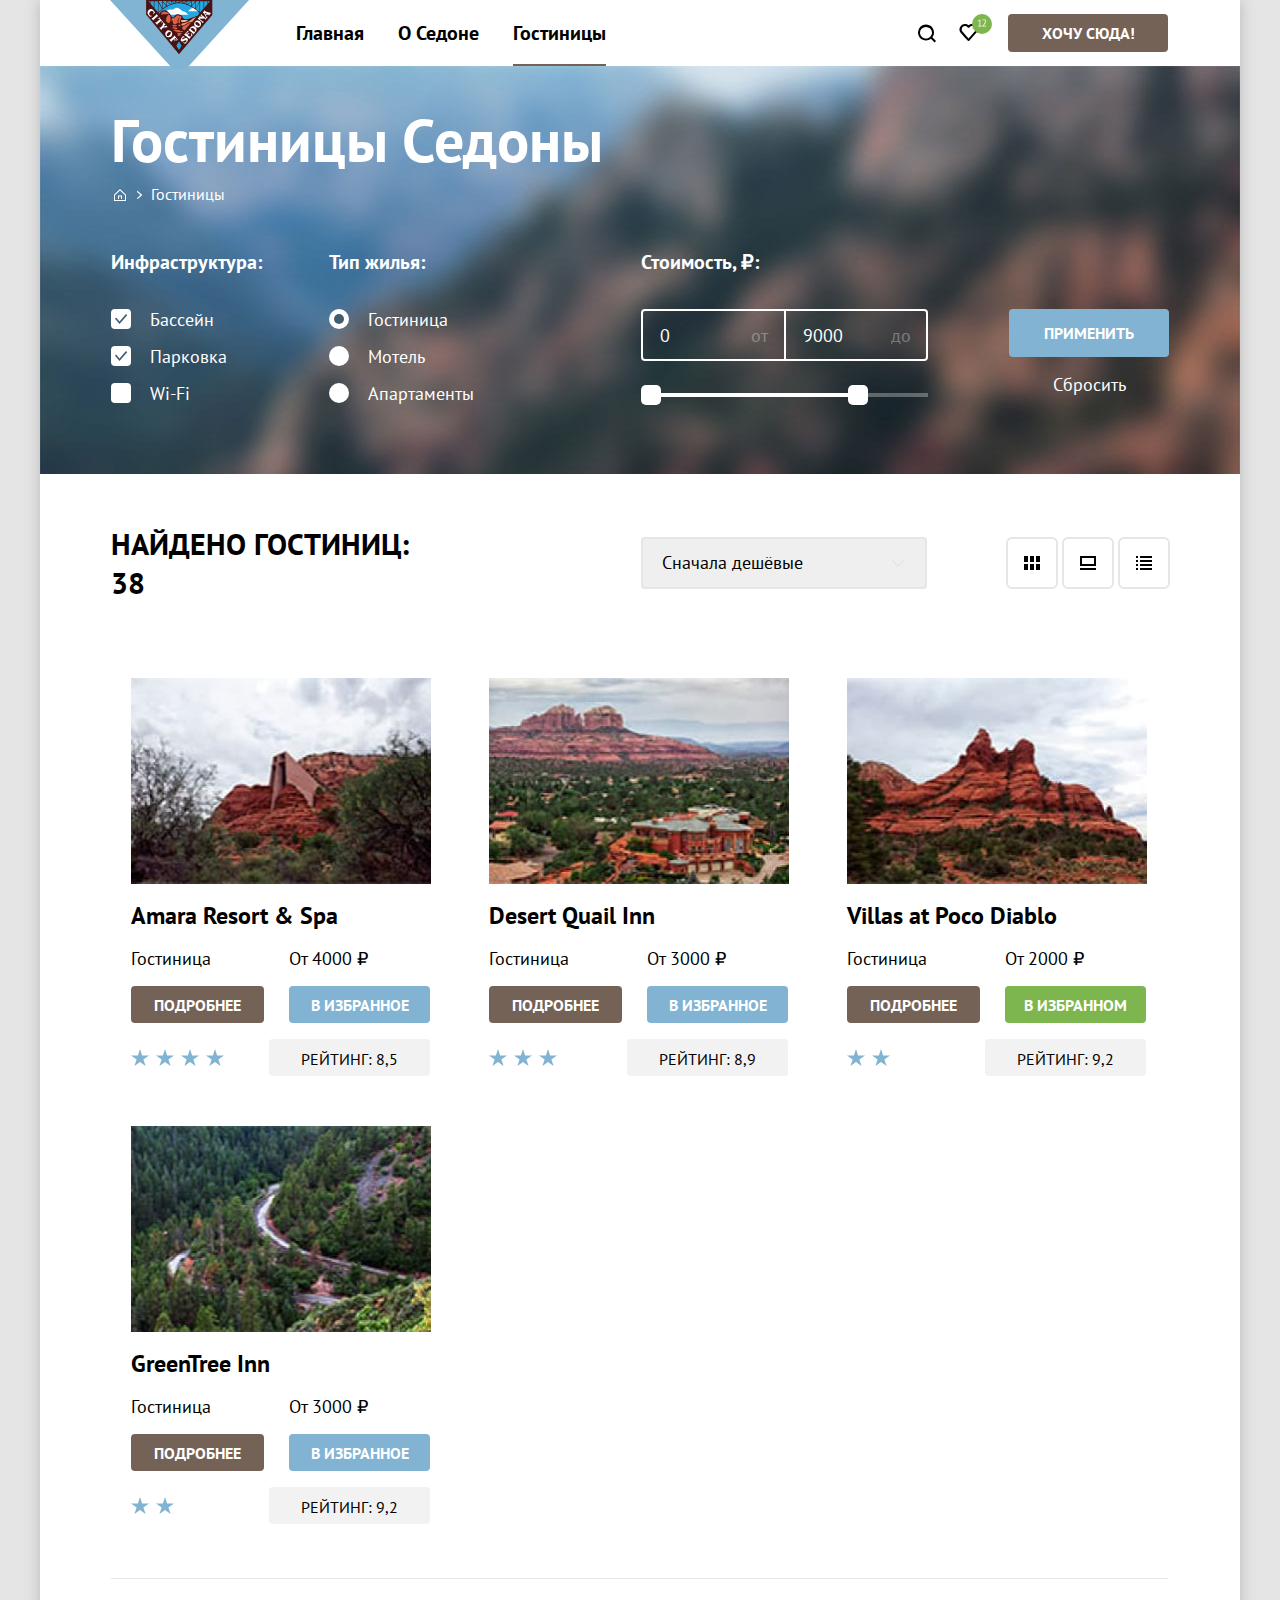
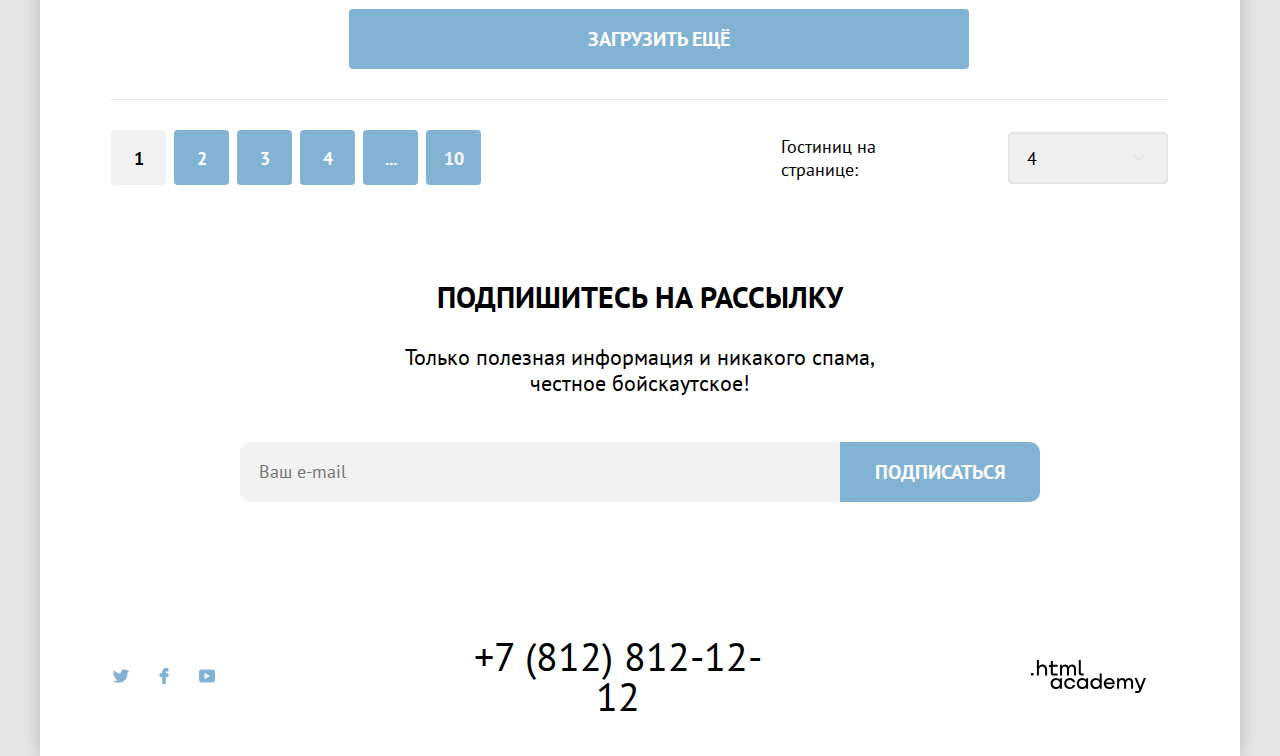
<file: 10/catalog.html>
<!DOCTYPE html>
<html lang="ru">
  <head>
    <meta charset="utf-8">
    <title>CITY OF SEDONA</title>
    <link rel="stylesheet" href="styles/styles.css">
    <base href="https://htmlacademy-htmlcss.github.io/1926317-sedona-33/10/">
</head>
  <body>
    <div class="gray">
      <div class="shadow">
        <header class="main-header">
          <nav class="nav">
            <a class="main-header-logo" href="#">
              <img src="images/header/logo-main-header.svg" width="139" height="70" alt="Логотип сайта городка Седона">
            </a>
            <ul class="nav-list">
              <li class="nav-item">
                <a class="nav-link " href="index.html">Главная</a>
              </li>
              <li class="nav-item">
                <a class="nav-link" href="aboutSedona.html">О Седоне</a>
              </li>
              <li class="nav-item">
                <a class="nav-link active-link" href="catalog.html">Гостиницы</a>
              </li>
            </ul>      
          
            <ul class="nav-user">
              <li class="nav-item-user">
                <a class="nav-link-user" href="#">
                  <svg class="nav-icon" aria-hidden="true" focusable="false" fill="currentColor" width="20" height="19"  xmlns="http://www.w3.org/2000/svg">
                    <path fill-rule="evenodd" clip-rule="evenodd" d="m19.03 17.05-3.71-3.7c1-1.3 1.7-3 1.7-4.9 0-4.4-3.61-8-8.02-8a8.12 8.12 0 0 0-8.03 8.1c0 4.4 3.61 8 8.03 8 1.8 0 3.5-.6 4.91-1.7l3.71 3.7 1.4-1.5ZM9 14.55c-3.31 0-6.02-2.7-6.02-6a6.03 6.03 0 0 1 12.03 0c0 3.3-2.7 6-6.01 6Z" /></svg>
                  <span class="visually-hidden">Поиск</span>
                </a>
              </li>
              <li class="nav-item-user">
                <a class="nav-link-user" href="#">
                  <svg class="nav-icon" aria-hidden="true" focusable="false" fill="currentColor" width="20" height="19" xmlns="http://www.w3.org/2000/svg"><path d="M9.44 17c-.3 0-.6-.1-.8-.4-5.41-6.1-6.72-7.5-7.02-7.9A5.4 5.4 0 0 1 6.03 0c1.3 0 2.51.5 3.51 1.3a5.47 5.47 0 0 1 9.03 4.1c0 1.3-.5 2.5-1.3 3.4l-7.02 7.9c-.2.2-.4.3-.8.3ZM3.43 7.5c.3.4 3.5 4 6.11 6.9l6.22-7c.5-.5.7-1.2.7-2 0-1.8-1.5-3.3-3.3-3.3-1 0-2.01.5-2.71 1.3-.3.3-.6.4-.9.4-.3 0-.6-.2-.8-.4a3.7 3.7 0 0 0-2.72-1.3c-1.8 0-3.3 1.5-3.3 3.3-.1.9.3 1.6.7 2.1-.1 0-.1 0 0 0Z" />
                  </svg>
                  <svg class="nav-icon-number" aria-hidden="true" focusable="false" fill="currentColor" width="20" height="20"  xmlns="http://www.w3.org/2000/svg"><rect width="20" height="20" rx="10" fill="#7DB54F"/><path d="M6.13 11.76h1.4V6.92l.1-.59-.4.47-1.1.79-.38-.51 2.2-1.7h.36v6.38h1.37v.74H6.13v-.74Zm7.83-4.67c0 .35-.07.72-.2 1.09a10.88 10.88 0 0 1-1.21 2.21c-.26.35-.52.69-.78 1.01l-.49.43v.04l.64-.11h2.18v.74h-3.98v-.29a33.15 33.15 0 0 0 1.17-1.32 15.09 15.09 0 0 0 1.25-1.83c.18-.32.32-.64.43-.95.1-.31.16-.61.16-.89 0-.33-.1-.6-.28-.81-.19-.22-.47-.33-.85-.33-.25 0-.5.05-.74.16-.24.1-.45.22-.62.35l-.33-.57c.23-.2.51-.36.83-.47.32-.11.66-.17 1.03-.17.29 0 .54.04.76.13a1.5 1.5 0 0 1 .91.9c.08.2.12.43.12.68Z" />
                  </svg>
                  <span class="visually-hidden">Избранное</span>
                </a>
              </li>
              <a class="nav-button" href="#">
                <span>Хочу сюда!</span>
              </a> 
            </ul>
            
          </nav>     
        </header>
        <main class="catalog-page main-container">
          <div class="page-container">
            <section class="catalog-hotel">
              <h1>Гостиницы Седоны</h1>
              <ul class="breadcrumbs">
                <li class="breadcrumbs-item">
                  <a class="breadcrumbs-link" href="index.html">
                    <span class="visually-hidden">Главная</span>
                    <svg class="breadcrumbs-home" aria-hidden="true" focusable="false" fill="currentColor" width="20" height="20" fill="none" xmlns="http://www.w3.org/2000/svg"><path d="M10 3 4 8.8V15h12V8.8L10 3Zm5 11H5V9.2l5-4.8 5 4.8V14Z" /><path d="M8 13h1v-2.5h2V13h1V9.5H8V13Z" /></svg>
                  </a>
                </li>
                <li class="breadcrumbs-item">
                  <a class="breadcrumbs-link" href="#">Гостиницы</a>
                </li>
              </ul>
              <section class="catalog-service">
                <h2 class="visually-hidden">Выбор жилья</h2>
                
                  <form class="catalog-filter" action="https://echo.htmlacademy.ru/" method="get">
                    <div class="catalog-filter-container">
                      <fieldset class="catalog-filter-infrastructure">
                        <legend class="catalog-filter-title">Инфраструктура:</legend>
                        <ul class="catalog-filter-list">
                          <li class="catalog-filter-item">
                            <label class="control-chekbox">
                              <input class="control-input visually-hidden" type="checkbox" name="Бассейн" checked>
                              <span class="control-mark"></span>
                              <span class="control-label">Бассейн</span>
                            </label>
                          </li>
                          <li class="catalog-filter-item">
                            <label class="control-chekbox">
                              <input class="control-input visually-hidden" type="checkbox" name="Парковка" checked>
                              <span class="control-mark"></span>
                              <span class="control-label">Парковка</span>
                            </label>
                          </li>
                          <li class="catalog-filter-item">
                            <label class="control-chekbox">
                              <input class="control-input visually-hidden" type="checkbox" name="Wi-Fi">
                              <span class="control-mark"></span>
                              <span class="control-label">Wi-Fi</span>
                            </label>
                          </li>
                        </ul>
                      </fieldset>
                      <fieldset class="catalog-filter-type">
                        <legend class="catalog-filter-title">Тип жилья:</legend>
                        <ul class="catalog-filter-list">
                          <li class="catalog-filter-item">
                            <label class="control-radio">
                              <input class="control-input visually-hidden" type="radio" name="type" value="hotel" checked>
                              <span class="control-mark"></span>
                              <span class="control-label">Гостиница</span>
                            </label>
                          </li>
                          <li class="catalog-filter-item">
                            <label class="control-radio">
                              <input class="control-input visually-hidden" type="radio" name="type" value="motel" >
                              <span class="control-mark"></span>
                              <span class="control-label">Мотель</span>
                            </label>
                          </li>
                          <li class="catalog-filter-item">
                            <label class="control-radio">
                              <input class="control-input visually-hidden" type="radio" name="type" value="apartament" >
                              <span class="control-mark"></span>
                              <span class="control-label">Апартаменты</span>
                            </label>
                          </li>
                        </ul>
                      </fieldset>
                      <fieldset class="catalog-filter-price">
                        <legend class="catalog-filter-title">Стоимость, ₽:</legend>
                        <div class="range">
                          <div class="range-wrapper-inputs">
                            <label class="catalog-filter-label">              
                              <input class="range-input range-input-min" type="number" value="0" name="min-price">
                            </label>
                            <span class="value-min">от</span>
                            <label class="catalog-filter-label">              
                              <input class="range-input range-input-max" type="number" value="9000" name="max-price">
                            </label>
                            <span class="value-max">до</span>
                          </div>
                          <div class="range-scale">
                            <div class="range-bar" style="width: 227px; left:0px;">
                              <button class="range-toggle toggle-min" type="button">
                                <span class="visually-hidden">Изменить минимальную цену.</span>
                              </button>
                              <button class="range-toggle toggle-max" type="button">
                                <span class="visually-hidden">Изменить максимальную цену.</span>
                              </button>
                            </div>
                          </div>
                          
                        </div>
                      </fieldset>
                      <div class="button-container">
                        <button class="button-add" type="submit">Применить</button>
                        <button class="button-reset" type="reset">Сбросить</button>
                      </div>
                    </div>  
                  </form> 
                      
              </section>
            </section>
          
            <section class="catalog-sorting">
              <h2 class="visually-hidden">Сортировка</h2>
              <div class="catalog-sorting-container">
                <div class="sorting-container">
                  <p class="sorting">Найдено гостиниц: 38</p>
                  <div class="form-sorting" >
                    <select class="select-control" name="sorting" aria-label="Сортировка">
                      <option value="cheap">Сначала дешёвые</option>
                      <option value="popular">Сначала популярные</option>
                      <option value="expensive">Сначала дорогие</option>
                    </select>
                  </div>
                  <div class="card-grid-toggle">
                    <a class="button-sorting " href="#">
                      <svg class="mod-icon" aria-hidden="true" focusable="false" width="20" height="20" fill="currentColor" xmlns="http://www.w3.org/2000/svg"><path d="M6 3H2v6h4V3ZM18 3h-4v6h4V3ZM12 3H8v6h4V3ZM6 11H2v6h4v-6ZM18 11h-4v6h4v-6ZM12 11H8v6h4v-6Z" fill="#000"/>
                      </svg>
                        <span class="visually-hidden">Таблица</span>
                    </a>
                    <a class="button-sorting " href="#">
                      <svg class="mod-icon" aria-hidden="true" focusable="false" width="20" height="20" fill="currentColor" xmlns="http://www.w3.org/2000/svg"><path d="M18 15H2v2h16v-2ZM16 5v6H4V5h12Zm2-2H2v10h16V3Z" fill="#000"/>
                      </svg>
                        <span class="visually-hidden">Окно</span>
                    </a>
                    <a class="button-sorting" href="#">
                      <svg class="mod-icon" aria-hidden="true" focusable="false" width="20" height="20" fill="currentColor" xmlns="http://www.w3.org/2000/svg"><path d="M4 3H2v2h2V3ZM18 3H6v2h12V3ZM4 7H2v2h2V7ZM18 7H6v2h12V7ZM4 11H2v2h2v-2ZM18 11H6v2h12v-2ZM4 15H2v2h2v-2ZM18 15H6v2h12v-2Z" fill="#000"/>
                      </svg>
                        <span class="visually-hidden">Список</span>
                    </a> 
                  </div> 
                </div>    
                <ul class="hotel-list">
                  
                    <li class="hotel-card">
                      <a class="hotel-card-link" href="#">
                        <img class="hotel-card-image" src="images/hotel/Amara-Resort-Spa.jpg" width="300" height="206" alt="Вид гостиницы" >
                       
                      </a>
                      <h3>Amara Resort & Spa</h3>
                      <div class="hotel-grid-container">
                        <span>Гостиница</span>
                        <span>От 4000 ₽</span>
                        <a class="button-more button" href="#">подробнее</a>
                        <button class="button-favourites button" type="button">
                          В избранное
                        </button>
                        <div class="star-container">
                          <svg class="star" aria-hidden="true" focusable="false" width="18" height="17" fill="none" xmlns="http://www.w3.org/2000/svg"><path d="m9 0 2.1 6.5H18l-5.6 4 2.2 6.5L9 13l-5.6 4 2.2-6.5-5.6-4h6.9L9 0Z" fill="#83B3D3"/>
                          </svg>
                          <svg class="star" aria-hidden="true" focusable="false" width="18" height="17" fill="none" xmlns="http://www.w3.org/2000/svg"><path d="m9 0 2.1 6.5H18l-5.6 4 2.2 6.5L9 13l-5.6 4 2.2-6.5-5.6-4h6.9L9 0Z" fill="#83B3D3"/>
                          </svg>
                          <svg class="star" aria-hidden="true" focusable="false" width="18" height="17" fill="none" xmlns="http://www.w3.org/2000/svg"><path d="m9 0 2.1 6.5H18l-5.6 4 2.2 6.5L9 13l-5.6 4 2.2-6.5-5.6-4h6.9L9 0Z" fill="#83B3D3"/>
                          </svg>
                          <svg class="star" aria-hidden="true" focusable="false" width="18" height="17" fill="none" xmlns="http://www.w3.org/2000/svg"><path d="m9 0 2.1 6.5H18l-5.6 4 2.2 6.5L9 13l-5.6 4 2.2-6.5-5.6-4h6.9L9 0Z" fill="#83B3D3"/>
                          </svg>
                        </div>
                        <div class="rating">Рейтинг: 8,5</div>
                      </div>  
                          
                    </li>
                    <li class="hotel-card">
                      <a class="hotel-card-link" href="#">
                        <img class="hotel-card-image" src="images/hotel/Desert-Quail-Inn.jpg" width="300" height="206" alt="Вид гостиницы">
                       
                      </a>
                      <h3>Desert Quail Inn</h3> 
                      <div class="hotel-grid-container">
                        <span>Гостиница</span>
                        <span>От 3000 ₽</span>
                        <a class="button-more button" href="#">подробнее</a>
                        <button class="button-favourites button" type="button">
                          В избранное 
                        </button>
                        <div class="star-container">
                          <svg class="star" aria-hidden="true" focusable="false" width="18" height="17" fill="none" xmlns="http://www.w3.org/2000/svg"><path d="m9 0 2.1 6.5H18l-5.6 4 2.2 6.5L9 13l-5.6 4 2.2-6.5-5.6-4h6.9L9 0Z" fill="#83B3D3"/>
                          </svg>
                          <svg class="star" aria-hidden="true" focusable="false" width="18" height="17" fill="none" xmlns="http://www.w3.org/2000/svg"><path d="m9 0 2.1 6.5H18l-5.6 4 2.2 6.5L9 13l-5.6 4 2.2-6.5-5.6-4h6.9L9 0Z" fill="#83B3D3"/>
                          </svg>
                          <svg class="star" aria-hidden="true" focusable="false" width="18" height="17" fill="none" xmlns="http://www.w3.org/2000/svg"><path d="m9 0 2.1 6.5H18l-5.6 4 2.2 6.5L9 13l-5.6 4 2.2-6.5-5.6-4h6.9L9 0Z" fill="#83B3D3"/>
                          </svg>
                        </div>
                        <div class="rating">Рейтинг: 8,9</div> 
                      </div>  
                        
                    </li>
                    <li class="hotel-card">
                      <a class="hotel-card-link" href="#">
                        <img class="hotel-card-image" src="images/hotel/Villas-at-Poco-Diablo.jpg" width="300" height="206" alt="Вид гостиницы">
                                      
                      </a>
                      <h3>Villas at Poco Diablo</h3>
                      <div class="hotel-grid-container">
                        <span>Гостиница</span>
                        <span>От 2000 ₽</span>
                        <a class="button-more button" href="#">подробнее</a>
                        <button class="button-favourites-active button" type="button">
                          В избранном
                        </button>
                        <div class="star-container">
                          <svg class="star" aria-hidden="true" focusable="false" width="18" height="17" fill="none" xmlns="http://www.w3.org/2000/svg"><path d="m9 0 2.1 6.5H18l-5.6 4 2.2 6.5L9 13l-5.6 4 2.2-6.5-5.6-4h6.9L9 0Z" fill="#83B3D3"/>
                          </svg>
                          <svg class="star" aria-hidden="true" focusable="false" width="18" height="17" fill="none" xmlns="http://www.w3.org/2000/svg"><path d="m9 0 2.1 6.5H18l-5.6 4 2.2 6.5L9 13l-5.6 4 2.2-6.5-5.6-4h6.9L9 0Z" fill="#83B3D3"/>
                          </svg>
                        </div>
                        <div class="rating">Рейтинг: 9,2</div> 
                      </div>  
                        
                    </li>
                    <li class="hotel-card">
                      <a class="hotel-card-link" href="#">
                        <img class="hotel-card-image" src="images/hotel/GreenTree-Inn.jpg" width="300" height="206" alt="Вид гостиницы">
                                            
                      </a>
                      <h3>GreenTree Inn</h3>
                      <div class="hotel-grid-container">
                        <span>Гостиница</span>
                        <span>От 3000 ₽</span>
                        <a class="button-more button" href="#">подробнее</a>
                        <button class="button-favourites button" type="button">
                          В избранное
                        </button>
                        <div class="star-container">
                          <svg class="star" aria-hidden="true" focusable="false" width="18" height="17" fill="none" xmlns="http://www.w3.org/2000/svg"><path d="m9 0 2.1 6.5H18l-5.6 4 2.2 6.5L9 13l-5.6 4 2.2-6.5-5.6-4h6.9L9 0Z" fill="#83B3D3"/>
                          </svg>
                          <svg class="star" aria-hidden="true" focusable="false" width="18" height="17" fill="none" xmlns="http://www.w3.org/2000/svg"><path d="m9 0 2.1 6.5H18l-5.6 4 2.2 6.5L9 13l-5.6 4 2.2-6.5-5.6-4h6.9L9 0Z" fill="#83B3D3"/>
                          </svg>
                        </div>
                        <div class="rating">Рейтинг: 9,2</div>  
                      </div> 
                        
                    </li>
                  
                </ul>
                <div class="pagination-load-more-button-container">
                  <button class="pagination-load-more button" type="button">
                    Загрузить ещё
                  </button>
                </div>
                <div class="pagination-container">
                  <ul class="pagination">
                      
                      <li class="pagination-item">
                        <a class="pagination-link pagination-current" href="#">1</a>
                      </li>
                      <li class="pagination-item">
                        <a class="pagination-link" href="#">2</a>
                      </li>
                      <li class="pagination-item">
                        <a class="pagination-link" href="#">3</a>
                      </li>
                      <li class="pagination-item">
                        <a class="pagination-link" href="#">4</a>
                      </li>
                      <li class="pagination-item">
                        <a class="pagination-link" href="#">...</a>
                      </li>
                      <li class="pagination-item">
                        <a class="pagination-link" href="#">10</a>
                      </li>          
                  </ul>
                  <div class="red-dragon">Гостиниц на странице:</div>
                  <div class="black-dragon">
                      <select class="select-number" name="number" aria-label="Количество гостиниц на странице">
                        <option value="four">4</option>          
                      </select>
                  </div>
                </div>  
              </div>
            </section>

            <section class="subscribe-catalog">
              <h2>Подпишитесь на рассылку</h2>
              <p>Только полезная информация и никакого спама, <br> честное бойскаутское!</p>
              <form class="subscribe-form" action="https://echo.htmlacademy.ru/courses" method="post">
                <label class="visually-hidden" for="subscribe-email">Email</label>
                <input class="subscribe-email" type="email" name="subscribe-email" placeholder="Ваш e-mail" >
                <button class="subscribe-button button" type="submit">Подписаться</button>
              </form>
            </section>
          </div>
        </main>
        <footer class="main-footer">
            
          <ul class="footer-social-list">
            <li class="footer-social-item">
              <a class="footer-social-link twitter" href="https://twitter.com/htmlacademy_ru">
                <span class="visually-hidden">twitter</span>
              </a>
            </li>
            <li class="footer-social-item">
              <a class="footer-social-link facebook" href="https://www.facebook.com/htmlacademy">
                <span class="visually-hidden">facebook</span>
              </a>
            </li>
            <li class="footer-social-item">
              <a class="footer-social-link youtube" href="https://www.youtube.com/c/HTMLAcademyRUS">
                <span class="visually-hidden">youtube</span>
              </a>
            </li>
            
          </ul>
          
          <div class="footer-contacts">
            <a class="contacts-phone" href="tel:+7 (812) 812-12-12">+7 (812) 812-12-12</a>
          </div>
        
          <a class="footer-logo" href="https://htmlacademy.ru">
            <svg class="academy" aria-hidden="true" focusable="false" width="115" height="33" fill="currentColor" xmlns="http://www.w3.org/2000/svg"><path d="M0 12.9v2.6h2.5v-2.6H0ZM11.6 4.5c-1.6 0-2.8.7-3.6 1.7h-.1V0h-2v15.5h2v-5.3c0-2.1 1.3-3.6 3.3-3.6 1.8 0 2.9 1.4 2.9 3.2v5.7h2V9.4c.1-3-1.8-4.9-4.5-4.9ZM26.6 4.8h-4.8V1.1h-2v3.8h-1.9v2h1.9v6c0 1.7 1 2.7 2.7 2.7h4.1v-2h-3.7c-.7 0-1.1-.4-1.1-1.1V6.8h4.8v-2ZM41.1 4.6c-1.6 0-2.9.8-3.5 2.1h-.1c-.6-1.2-1.8-2.1-3.4-2.1-1.4 0-2.5.8-3.1 1.8h-.1V4.8H29v10.6h2V10c0-2 1-3.5 2.6-3.5 1.5 0 2.4 1 2.4 2.6v6.3h2V9.8c0-2.4 1.4-3.3 2.6-3.3 1.5 0 2.4 1 2.4 2.6v6.3h2V8.9c.1-2.5-1.4-4.3-3.9-4.3ZM47.8 12.7c0 1.7 1 2.7 2.8 2.7h2v-2h-1.7c-.7 0-1.1-.4-1.1-1.1V0h-2v12.7ZM28.9 19.7c-.9-1.1-2.2-1.8-3.9-1.8-3.1 0-5.4 2.3-5.4 5.6s2.3 5.6 5.4 5.6c1.8 0 3-.8 3.8-1.9h.1v1.6h2V18.2h-2v1.5Zm-3.6 7.4c-2.2 0-3.6-1.6-3.6-3.6s1.4-3.6 3.6-3.6 3.6 1.6 3.6 3.6c0 1.9-1.4 3.6-3.6 3.6ZM44.2 22c-.5-2.4-2.6-4.1-5.4-4.1a5.4 5.4 0 0 0-5.6 5.6c0 3.1 2.2 5.6 5.6 5.6 2.8 0 4.9-1.8 5.4-4.2h-2.1a3.4 3.4 0 0 1-3.3 2.3c-2.2 0-3.6-1.6-3.6-3.6s1.4-3.6 3.6-3.6c1.6 0 2.8 1 3.3 2.2h2.1V22ZM55.1 19.7c-.9-1.1-2.2-1.8-3.9-1.8-3.1 0-5.4 2.3-5.4 5.6s2.3 5.6 5.4 5.6c1.8 0 3-.8 3.8-1.9h.1v1.6h2V18.2h-2v1.5Zm-3.6 7.4c-2.2 0-3.6-1.6-3.6-3.6s1.4-3.6 3.6-3.6 3.6 1.6 3.6 3.6c0 1.9-1.5 3.6-3.6 3.6ZM68.7 19.8c-.9-1.1-2.2-1.9-3.9-1.9-3.1 0-5.4 2.3-5.4 5.6s2.2 5.6 5.4 5.6c1.7 0 3-.8 3.8-1.8h.1v1.5h2V13.4h-2v6.4Zm-3.6 7.3c-2.2 0-3.6-1.6-3.6-3.6s1.4-3.6 3.6-3.6 3.6 1.6 3.6 3.6c-.1 2-1.5 3.6-3.6 3.6ZM78.3 17.9c-3.3 0-5.5 2.5-5.5 5.6 0 3 2.1 5.6 5.5 5.6 2.5 0 4.5-1.3 5.2-3.6h-2.1c-.5 1-1.6 1.6-3 1.6-1.9 0-3.3-1.3-3.4-2.9h8.8c.2-3.6-2-6.3-5.5-6.3Zm0 1.9c1.7 0 3 1 3.3 2.6h-6.5c.3-1.5 1.5-2.6 3.2-2.6ZM98.2 17.9c-1.6 0-2.9.8-3.6 2h-.1c-.6-1.2-1.8-2-3.4-2-1.4 0-2.5.7-3.1 1.8v-1.5h-1.9v10.6h2v-5.4c0-2 1-3.4 2.6-3.5 1.5 0 2.4 1 2.4 2.6v6.3h2v-5.6c0-2.4 1.4-3.3 2.6-3.3 1.5 0 2.4 1 2.4 2.6v6.3h2v-6.5c.1-2.6-1.4-4.4-3.9-4.4ZM109.4 27l-3.6-8.9h-2.2l4.8 11.6c-.3.9-.7 1.2-1.7 1.2h-2.5v2h2.5c1.8 0 2.8-.8 3.5-2.6l4.7-12.2h-2.1l-3.4 8.9Z" />
            </svg>
          </a>
        
        </footer>
      </div>
    </div>
  </body>
</html>
</file>
<file: styles/styles.css>
@font-face {
    font-family: "PT Sans";
    font-style: normal;
    font-weight: 400;
    src: url("../fonts/ptsans-400.woff2") format("woff2");
    font-display: swap;
}

@font-face {
    font-family: "PT Sans";
    font-style: normal;
    font-weight: 700;
    src: url("../fonts/ptsans-700.woff2") format("woff2");
    font-display: swap;
}

html {
    height: 100%;
}

body {
    min-width: 1280px;
    margin: 0 auto;
    min-height: 100%;
    font-family: "PT Sans", sans-serif;
    font-weight: 400;
    font-size: 18px;
    line-height: 21px;
    background-color: #ffffff;
    color: #000000;
}

.gray {
    width: 1280px;
    margin: 0 auto;
    background-color: #E5E5E5;
}

.shadow {
    width: 1200px;
    margin: 0 auto;
    background-color: #ffffff;
    box-shadow: 0px 0px 15px rgba(0, 0, 0, 0.2);
    display: flex;
    flex-direction: column;
}

.visually-hidden {
    position: absolute;
    width: 1px;
    height: 1px;
    margin: -1px;
    padding: 0;
    border: 0;
    clip: rect(0 0 0 0);
    overflow: hidden;
}

.button {
    display: inline-block;
    border: none;
    cursor: pointer;
}

.nav {
    position: relative;
    display: flex;
    width: 1200px;
    background-color: #ffffff;
    margin: 0 auto;
}

.main-header-logo {
    margin-left: 70px;
    position: absolute;
}

.nav-list {
    display: flex;
    flex-wrap: wrap;
    padding: 0;
    margin: 0px;
    margin-left: 239px;    
    list-style-type: none;
    width: 460px;    
}

.nav-link {
    position: relative;
    display: block;
    padding: 20px 17px 20px 17px;
    margin: 0px;
    font-weight: 700;
    font-size: 20px;
    line-height: 26px;
    color: inherit;
    text-decoration: none;
    text-align: center;
}

.active-link::before {
    position: absolute;
    content: "";
    background-color: #756257;
    height: 2px;
    left: 17px;
    right: 17px;
    bottom: 0px;
}

.nav-link:hover {
    color: #756257;
}

.nav-link:active {
    color: #d6d0cd;
}

.nav-user {
    display: flex;
    flex-wrap: wrap;
    min-width: 264px;
    padding: 0px;
    margin: 0px;
    margin-left: auto;
    margin-right: 70px;
    list-style-type: none;
}

.nav-link-user {
    position: relative;
    display: block;
    padding: 23px 11px 23px 11px;
    min-width: 20px;
    min-height: 20px
}

.nav-icon {
    position: absolute;
    top: 0px;
    left: 0px;
    bottom: 0px;
    right: 0px;
    margin: auto;
}

.nav-icon {
    color: #000000;
}

.nav-icon:hover {
    color: #756257;
}

.nav-icon:active {
    color: #d6d0cd;
}

.nav-icon-number {
    position: absolute;
    top: 14px;
    left: 24px;
    margin: auto;  
    fill: #ffffff;
}

.nav-icon-number:active {
    fill: #d6d0cd;
}

.nav-button {
    display: inline-block;
    min-width: 130px;
    max-width: 300px;
    background-color: #756257;
    font-size: 16px;
    line-height: 20px;
    font-style: normal;
    font-weight: 700;
    padding-top: 9px;
    padding-bottom: 8px;
    padding-left: 15px;
    padding-right: 15px;
    color: #ffffff;
    text-align: center;
    text-decoration: none;
    text-transform: uppercase;
    border-radius: 4px;
}

.nav-item-user:nth-child(3) {
    margin-left: 21px;
    align-self: center;
}

.nav-button:hover {
    background-color: #615048;
}

.nav-button:focus {
    outline: 3px solid #83B3D3;
}

.nav-button:active {
    color: rgba(255, 255, 255, 0.3);
    outline: none;
}

.main-container {
    flex-grow: 1;
    width: 1200px;
    margin: 0 auto;
    background-color: #ffffff;
}

.page-container {
    width: 1200px;
    margin: 0 auto;
}

.welcome {
    background-image:  url("../images/welcome/divider.svg"),
    url("../images/background/index-background-1.jpg") ;    
    color: #000000;
    background-color: #ffffff; 
    background-size: 100% auto;
    background-repeat: no-repeat;
    background-position: bottom;
    display: flex;
    align-items: center;
    flex-direction: column;
    min-height: 485px;
    background-size: 100%, cover;
}

.logo {
    display: block;
    margin: 0 auto;   
    padding-top: 51px; 
}

.about-sedona h2 {
    margin: 63px 240px 31px 240px;
    font-weight: 700;
    font-size: 30px;
    line-height: 36px;
    text-align: center;
    text-transform: uppercase;
}

.about-sedona p {
    margin: 0px 240px 80px 240px;
    font-size: 22px;
    line-height: 36px;
    text-align: center;
}

.advantages-list {
    display: flex;
    flex-wrap: wrap;
    margin: 0;
    padding: 0;
    list-style-type: none;
}

.advantages-item {
    background-color: #83B3D3;
    width: 400px;
    display: flex;
    flex-direction: column;
    padding: 0px;
    margin: 0px;
    min-height: 384px;
}

.advantages-title {
    font-weight: 700;
    font-size: 23px;
    line-height: 28px;
    text-align: center;
    text-transform: uppercase;
    margin: 0px;  
    margin-top: 97px;  
}

.advantages-title-city {
    font-weight: 700;
    font-size: 23px;
    line-height: 28px;
    text-align: center;
    text-transform: uppercase;
    margin: 0px; 
    margin-top: 22px;
}

.number {
    text-align: center;
    text-transform: uppercase;
    display: block;
    margin-top: 30px;   
}

.icon {
    margin: 90px auto 0px;
}

.icon-souvenir {
    margin-top: 85px;
}

.advantages-description {
    text-align: center; 
    margin: 30px 90px 87px 90px;
}

.photo1, 
.photo2 {
    object-fit: cover;
    height: 100%;
    width: 100%;
}

.advantages-description-city {
    text-align: center; 
    margin: 20px 75px 89px 75px;
}

.advantages-description-canyon {
    text-align: center; 
    margin: 30px 75px 108px 75px; 
}

.white {
    color: #ffffff;
}

.advantages-item:nth-child(3), 
.advantages-item:nth-child(5),
.advantages-item:nth-child(8),
.advantages-item:nth-child(10){
    background-color: #f0f6fa;
}

.photo {
    display: inline-flex;
    min-height: 384px;
}

.advantages-item:nth-child(4) {
    background-color: #ffffff;
}

.advantages-item:nth-child(9) {
    background-color: #e6f0f6;
}    

.registration h2 {
    margin: 91px 240px 29px 240px;
    font-weight: 700;
    font-size: 30px;
    line-height: 36px;
    text-align: center;
    text-transform: uppercase;
}

.registration p {
    margin: 0 240px 56px 240px;
    font-size: 22px;
    line-height: 26px;
    text-align: center;
    font-weight: 400;
}

.registration.button {
    display: block;
    margin: 0px 312px 93px 312px;
    padding-top: 12px;
    padding-bottom: 12px;
    font-weight: 700;
    font-size: 20px;
    line-height: 36px;
    color: #ffffff;
    background-color: #756257;
    text-align: center;
    text-decoration: none;
    text-transform: uppercase;
    border-radius: 10px;
    min-width: 60px;
}

.registration-button:hover {
    background-color: #615048;
}

.registration-button:focus {
    outline: 3px solid #83B3D3;
}

.registration-button:active {
    color: #d6d0cd;
    outline: none;
}

.subscribe {
    display: flex;
    flex-direction: column;
    margin: 0 auto;
}

.subscribe h2 {
    font-weight: 700;
    font-size: 30px;
    line-height: 36px;
    text-align: center;
    text-transform: uppercase;
    color: #ffffff;
    margin-top: 94px;
    margin-bottom: 29px;
}

.subscribe p {
    font-size: 22px;
    line-height: 26px;
    text-align: center;
    color: #ffffff;
    margin: 0px 240px 46px 240px;
}

.subscribe-form {
    display: grid;
    grid-template-columns: minmax(0, 1fr) 200px;
    grid-template-rows: minmax(60px, 1fr);
    width: 800px;
    margin: 0px 200px 94px 200px;
}

.subscribe-email {
    background-color: #F2F2F2;
    border: none;
    border-radius: 10px 0px 0px 10px;
    padding: 0px 24px 0px 21px;
    font-family: "PT Sans", sans-serif;
    font-weight: 400;
    font-size: 18px;
    line-height: 26px;
}

.subscribe-email:hover {
    background-color: #E6E6E6;
}

.subscribe-email:focus {
    outline: 3px solid #83B3D3;
}

.subscribe-button {
    font-family: "PT Sans", sans-serif;
    font-weight: 700;
    font-size: 20px;
    line-height: 26px;
    color: #ffffff;
    text-align: center;    
    text-transform: uppercase;
    background-color: #83B3D3;
    border: none;
    border-radius: 0px 10px 10px 0px;
    padding: 0px 35px 0px 35px;
}

.subscribe-button:hover {
    background-color: #68A2CA;
}

.subscribe-button:focus {
    outline: 3px solid #615048;
    background-color: #68A2CA;
}

.subscribe-button:active {
    color: rgba(255, 255, 255, 0.3);
    outline: none;
}

.subscribe {
    background-image: url("../images/background/index-background-2.jpg");    
    background-color: #000000;
    background-size: 100% auto;
    background-repeat: no-repeat;
}

.main-footer {
    display: flex;
    width: 1200px;
    margin: 0 auto;
    padding-top: 22px;
    padding-bottom: 25px;
    align-items:center;
    background-color: #ffffff;
}

.main-footer-catalog {
    margin-top: 49px;
}

.footer-social-list{
    display: flex;
    list-style-type: none;
    width: 140px;
    align-items: center;
    margin: 0px;
    margin-left: 61px;
    padding: 0px;
    flex-wrap: wrap;
}

.footer-social-item {
    width: 40px;
    height: 40px;
    margin-right: 3px;
}

.footer-social-item:nth-child(3n) {
    margin-right: 0;
}

.footer-social-link {
    display: block;
    height: 40px;
    background-color: #ffffff;
    background-repeat: no-repeat;
    background-position: center;
    background-size: 18px 18px;
}

.twitter {
    background-image: url("../images/footer/social/twitter.svg");
}

.twitter:hover {
    background-image: url("../images/footer/social/twitterhover.svg");
}

.twitter:focus {
    background-image: url("../images/footer/social/twitterhover.svg");
    outline: 3px solid #83B3D3;
    border-radius: 10px;
}

.twitter:active {
    background-image: url("../images/footer/social/twitterhover.svg");
    outline: none;
    opacity: 0.3;
}

.facebook {
    background-image: url("../images/footer/social/facebook.svg");
}

.facebook:hover {
    background-image: url("../images/footer/social/facebookhover.svg");
}

.facebook:focus {
    background-image: url("../images/footer/social/facebookhover.svg");
    outline: 3px solid #83B3D3;
    border-radius: 10px;
}

.facebook:active {
    background-image: url("../images/footer/social/facebookhover.svg");
    outline: none;
    opacity: 0.3;
}

.youtube {
    background-image: url("../images/footer/social/youtube.svg");
}

.youtube:hover {
    background-image: url("../images/footer/social/youtubehover.svg");
}

.youtube:focus {
    background-image: url("../images/footer/social/youtubehover.svg");
    outline: 3px solid #83B3D3;
    border-radius: 10px;
}

.youtube:active {
    background-image: url("../images/footer/social/youtubehover.svg");
    outline: none;
    opacity: 0.3;
}

.footer-contacts{
    min-width: 361px;
    margin-left: 220px;
    padding: 0px;
}

.contacts-phone {
    font-size: 40px;
    line-height: 40px;
    text-align: center;
    text-transform: uppercase;
    color: #000000;   
    text-decoration: none;    
    display: block;
    padding: 15px;
}

.contacts-phone:hover {
    color: #756257;
}

.contacts-phone:focus {
    color: #756257;
    outline: 3px solid #83B3D3;
    border-radius: 10px;
}

.contacts-phone:active {
    color: #ccbab0;
    outline: none;
    border-radius: none;
}

.footer-logo {
    width: 160px;
    height: 70px;
    margin-left: 210px; 
    display: flex;
    justify-content: center;
    align-items: center;
    color: #000000;
}

.footer-logo:hover {
    color: #756257;
}

.footer-logo:focus {
    color: #756257;
    outline: 3px solid #83B3D3;
    border-radius: 10px;
}

.footer-logo:active {
    color: #ccbab0;
    outline: none;
    border-radius: none;
}

.catalog-hotel {
    padding-top: 35px;
}

.catalog-hotel h1 {
    margin: 0px 600px 0px 71px;
    padding: 0px;
    font-weight: 700;
    font-size: 60px;
    line-height: 78px;   
}

.breadcrumbs {
    display: flex;
    flex-wrap: wrap;
    margin-top: -6px;
    margin-left: 70px;
    margin-bottom: 45px;
    padding: 0px;
    list-style-type: none;
    align-items: center;
    max-width: 1050px;
}

.breadcrumbs-item:not(:last-child) {
    margin-right: 21px;
    position: relative;
}

.breadcrumbs-item::after {
    position: absolute;
    top: 7px;
    right: -12px;
    width: 5px;
    height: 8px;
    background-image: url("../images/bibka.svg");
    background-repeat: no-repeat;
    content: "";
}

.breadcrumbs-link {
    position: relative;
    display: block;
    max-height: 20px;
    font-size: 16px;
    line-height: 21px;    
    color: #ffffff; 
    text-decoration: none; 
    min-height: 20px;
    min-width: 20px;  
}

.breadcrumbs-link:hover {
    color: #F2F2F2;
}

.breadcrumbs-link:focus {
    color: #ffffff;
    outline: 3px solid #83B3D3;
    border-radius: 4px;
}

.breadcrumbs-link:active {
    color: #E6E6E6;
    outline: none;
    border-radius: none;
}

.breadcrumbs-home {
    position: absolute;
    top: 3px;
    left: 0px;
    bottom: 0px;
    right: 0px;
    margin: auto;
}

.catalog-sorting p {
    max-width: 350px;
    font-weight: 700;
    font-size: 30px;
    line-height: 39px;   
    text-transform: uppercase;
}

.catalog-hotel {
    background-image: url("../images/background/catalog-background.jpg");    
    background-color: #000000;
    background-size: cover;
    background-repeat: no-repeat;
    color: #ffffff;
}

.catalog-filter-container {
    display: flex;
    flex-wrap: wrap;
    margin-left: 71px;
    margin-right: 72px;
}

.catalog-filter-list {
    list-style-type: none;
}

.catalog-filter-price, 
.catalog-filter-infrastructure,
.catalog-filter-type {
    border: none;
    padding: 0px;
    margin: 0px;
    margin-bottom: 83px;
    max-width: 290px;
}

.catalog-filter-infrastructure {
    margin-right: 67.5px;
}

.catalog-filter-type {
    margin-right: 168px;
}

.catalog-filter-price {
    margin-right: 81px;
}

.catalog-filter-title {
    font-family: PT Sans;
    font-style: normal;
    font-weight: bold;
    font-size: 20px;
    line-height: 26px;
    padding: 0px;
    margin-bottom: 32px;
}

.title-price {
    margin-bottom: 34px;
}

.catalog-filter-list {
    margin: 0px;
    padding: 0px;
}

.catalog-filter-item:not(:last-child) {
    margin-bottom: 15px;
}

.control-chekbox,
.control-radio {
    position: relative;
    display: block;
    padding-left: 39px;
}

.control-mark {
    position: absolute;
    top: 0px;
    left: 0px;
    width: 20px;
    height: 20px;
    background: #FFFFFF;
    border-radius: 4px;
}

.control-input[type="checkbox"]:checked + .control-mark {
    background-image: url("../images/icon/chek.svg");
    background-repeat: no-repeat;
    background-position: center;
}

.control-chekbox:hover .control-mark {
    background: rgba(255, 255, 255, 0.6);
}

.control-input:focus + .control-mark {
    background-color: rgba(255, 255, 255, 0.6);
    outline: 3px solid #83b3d3;
    
}

.control-input:active + .control-mark {
    background-color: rgba(255, 255, 255, 0.3);
    outline: none;
}

.control-input[type="radio"] + .control-mark {
    border-radius: 50%;
}

.control-input[type="radio"]:checked + .control-mark::before {
    position: absolute;
    top: 5px;
    left: 5px;
    width: 10px;
    height: 10px;
    background-color: #3F5E72;
    border-radius: 50%;
    content: "";
}

.control-radio:hover .control-mark {
    background: #FFFFFF;
}

.control-input[type="radio"]:focus + .control-mark {
    background: #FFFFFF;
    outline: 3px solid #83b3d3;
    
}

.control-input[type="radio"]:active + .control-mark {
    background: #FFFFFF;
    outline: none;
}

.range {
    width: 287px;
}

.range-scale {
    position: relative;
    height: 4px;
    background-color: rgba(255, 255, 255, 0.3);
}

.range-bar {
    position: absolute;
    height: 4px;
    background-color: #ffffff;
}

.range-toggle {
    position: absolute;
    width: 20px;
    height: 20px;
    border: none;
    border-radius: 5px;
    background-color: #ffffff;
    cursor: pointer;
}

.range-toggle:hover {
    box-shadow: 0px 4px 10px rgba(0, 0, 0, 0.25);
}

.range-toggle:focus {
    outline: 3px solid #83B3D3;
    box-shadow: 0px 4px 10px rgba(0, 0, 0, 0.25);
}

.range-toggle:active {
    outline: 2px solid #83B3D3;
    box-shadow: 0px 7px 15px rgba(0, 0, 0, 0.4);
}

.toggle-min {
    top: -8px;
}

.toggle-max {
    right: -10px;
    top: -8px;
}

.range-wrapper-inputs {
    display: flex;
    margin-bottom: 28px;
    position: relative;
    height: 48px;
}

.catalog-filter-label {
    display: flex;
    align-items: center;
}

.range-input-min {
    width: 123.5px;
    height: 46px;
    padding: 0px;
    padding-left: 17px;
    font: inherit;
    text-align: start;
    background-color: transparent;
    border: 2px solid #ffffff;
    border-right: 1px solid #ffffff;
    border-radius: 4px 0px 0px 4px;
    color: #ffffff;
}

.range-input-min:hover {
    border-color: rgba(255, 255, 255, 0.6);
}

.range-input-min:focus {
    outline-color: rgba(129, 179, 210, 1);
    box-shadow: 0px 0px 0px 3px #81b3d2;
}

.range-input-min:active {
    background-color: #756257;
    outline: none;
    box-shadow: none;
    border: 2px solid #ffffff;
    border-right: 1px solid #ffffff;
}

.range-input-max {
    width: 123.5px;
    height: 46px;
    padding: 0px;
    padding-left: 17px;
    font: inherit;
    text-align: start;
    background-color: transparent;
    border: 2px solid #ffffff;
    border-left: 1px solid #ffffff;
    border-radius: 0px 4px 4px 0px;
    color: #ffffff;
}

.range-input-max:hover {
    border-color: rgba(255, 255, 255, 0.6);
}

.range-input-max:focus {
    outline-color: rgba(129, 179, 210, 1);
    box-shadow: 0px 0px 0px 3px #81b3d2;
}

.range-input-max:active {
    background-color: #756257;
    outline: none;
    box-shadow: none;
    border: 2px solid #ffffff;
    border-left: 1px solid #ffffff;
}

.range-input::-webkit-outer-spin-button,
.range-input::-webkit-inner-spin-button {
  appearance: none;
  margin: 0;
}

.value-min {
    position: absolute;
    top: 15.5px;
    left: 115px;
    font: inherit;
    color: #ffffff;
    opacity: 0.3;
}

.value-max {
    position: absolute;
    top: 15.5px;
    left: 250px;
    font: inherit;
    color: #ffffff;
    opacity: 0.3;
}

.button-container {
    display: flex;
    flex-direction: column;
    justify-content: flex-start;
    align-items: center;
    margin-top: 60px;
}

.button-add {
    font-family: "PT Sans", sans-serif;
    font-weight: 700;
    font-size: 16px;
    line-height: 21px;    
    color: #ffffff; 
    text-align: center;  
    text-transform: uppercase;
    background-color: #83B3D3;
    border: none;
    border-radius: 4px;
    min-width: 160px;
    height: 48px;
    padding: 0px;
    cursor: pointer;
    margin-bottom: 15px;
}

.button-add:hover {
    background-color: #68A2CA;
}

.button-add:focus {
    background-color: #68A2CA;
    outline: 3px solid #FFFFFF;
}

.button-add:active {
    background-color: #68A2CA;
    outline: none;
    color: rgba(255, 255, 255, 0.3);
}

.button-reset {
    font-family: "PT Sans", sans-serif;
    font-weight: 400;
    font-size: 18px;
    line-height: 23px;    
    color: #ffffff; 
    text-align: center;   
    min-width: 100px;
    height: 32px;
    border: none;
    cursor: pointer;
    padding: 0px;
    background-color: transparent;
}

.button-reset:hover {
    opacity: 0.6;
}

.button-reset:focus {
    opacity: 1;
    outline: 3px solid #83B3D3;
    border-radius: 4px;
}

.button-reset:active {
    opacity: 0.3;
    outline: none;
}

.catalog-sorting-container {
    display: flex;
    flex-direction: column; 
    margin-left: 71px;
    margin-right: 72px;
    padding: 0px;
}

.sorting-container {
    display: flex;
    margin-top: 45px;
    margin-bottom: 53px;
    align-items: center;
}

.sorting-container p {
    padding: 0px;
    margin: 0px;
    margin-right: 190px;
}

.form-sorting {
    position: relative;
    display: flex;
    align-items: center;
    margin: 0px;
    margin-right: 81.5px;
    width: 287px;
}

.select-control {
    width: 100%;
    font-family: "PT Sans", sans-serif;
    font-weight: 400;
    font-size: 18px;
    line-height: 23px;
    border: 2px solid #E6E6E6;
    border-radius: 4px;
    padding: 9px 60px 11px 18px;
    background-image: url("../images/icon/down.svg");
    background-repeat: no-repeat;
    background-position: right 21px center;
    background-color: #ffffff;
    appearance: none;
    height: 48px;
}

.select-control:hover {
    outline: 2px solid #83B3D3;
    border: 2px solid #ffffff;
}

.select-control:focus {
    outline: 2px solid #83B3D3;
    border: 2px solid #ffffff;
}

.select-control:active {
    outline: none;
    border: 2px solid #E6E6E6;
    opacity: 0.6;
}

.card-grid-toggle {
    display: grid;
    grid-template-columns: 48px 48px 48px;
    grid-template-rows: 48px;
    column-gap: 8px;
}

.button-sorting {
    border-radius: 4px;
    outline: 2px solid #E6E6E6;
    position: relative;
}

.button-sorting:hover {
    outline: 2px solid #83B3D3;
    border-radius: 4px;
}

.button-sorting:focus {
    outline: 2px solid #83B3D3;
    border-radius: 4px;
}

.button-sorting:active {
    outline: 2px solid #000000;
    border-radius: 4px;
}

.mod-icon {
    position: absolute;
    top: 0px;
    left: 0px;
    bottom: 0px;
    right: 0px;
    margin: auto; 
}

.hotel-list {
    display: grid;
    grid-template-columns: 340px 340px 340px;
    column-gap: 18px;
    row-gap: 10px;
    padding: 0px;
    margin: 0px;
    list-style-type: none;
}

.hotel-card {
    display: flex;
    flex-direction: column;
    margin: 20px;
}

.hotel-card-link:hover {
    opacity: 0.6;
    outline: none;
}

.hotel-card-link:focus {
    outline: 3px solid #83B3D3;
}

.hotel-card-link:active {
    opacity: 0.3;
    outline: none;
}

.hotel-card-image {
    display: block;
    object-fit: cover;
}

.hotel-card h3 {
    font-weight: 700;
    font-size: 24px;
    line-height: 31px;
    color: #000000;   
    text-decoration: none;
    padding: 0px;
    margin: 16px 0px 0px 0px;
}

.hotel-grid-container {
    display: grid;
    grid-template-columns: 133px 25px 141px;
    grid-template-rows: minmax(23px, 1fr) minmax(37px, 1fr) minmax(37px, 1fr);
    row-gap: 15px;
}

.hotel-card span:first-child {
    font-size: 18px;
    line-height: 23px;  
    grid-column: 1/2;  
    padding-top: 15px;
}

.hotel-card span:nth-child(2) {
    font-size: 18px;
    line-height: 23px;  
    grid-column: 3/4;  
    padding-top: 15px;
}

.hotel-card .button {
    font-family: "PT Sans", sans-serif;
    font-weight: 700;
    font-size: 16px;
    line-height: 21px;
    text-align: center;
    text-transform: uppercase;
    color: #ffffff;   
    text-decoration: none;
}

.button-more {
    background-color: #756257;
    border: none;
    border-radius: 4px;
    padding: 9px 0px 8px 0px;
    grid-column: 1/2;
}

.button-more:hover {
    background-color: #615048;
}

.button-more:focus {
    background-color: #615048;
    outline: 3px solid #83B3D3;
    border-radius: 4px;
}

.button-more:active {
    color: rgba(255, 255, 255, 0.3);
    outline: none;
}

.button-favourites, 
.button-favourites-active {
    font-weight: 700;
    font-size: 16px;
    line-height: 21px;
    background-color: #82B3D3;
    border: none;
    border-radius: 4px;
    padding: 9px 0px 8px 0px;
    grid-column: 3/4;
}

.button-favourites-active {
    background-color: #7DB54F;
}

.button-favourites:hover {
    background-color: #68A2CA;
    outline: 1px solid #756257;
    border-radius: 4px;
}

.button-favourites:focus {
    background-color: #68A2CA;
    outline: 3px solid #756257;
    border-radius: 4px;
}

.button-favourites:active {
    color: rgba(255, 255, 255, 0.3);
    background-color: #68A2CA;
    outline: 1px solid #756257;
    border-radius: 4px;
}

.button-favourites-active:hover {
    background-color: #6C9E42;
}

.button-favourites-active:focus {
    background-color: #6C9E42;
    outline: 3px solid #756257;
    border-radius: 4px;
}

.button-favourites-active:active {
    color: rgba(255, 255, 255, 0.3);
    outline: none;
}

.star-container {
    display: flex;
    align-items: center;
    grid-column: 1/2;
}

.star:not(:last-child) {
    margin-right: 7px;
}

.rating {
    font-size: 16px;
    line-height: 21px;
    text-align: center;
    text-transform: uppercase;
    background: #F2F2F2;
    border-radius: 4px;
    padding: 9px 32px 8px 32px;
    grid-column: 2/4;
    justify-self: end;
}

.pagination-load-more {
    font-family: "PT Sans", sans-serif;
    font-weight: 700;
    font-size: 20px;
    line-height: 26px;
    color: #ffffff;
    text-align: center;
    text-transform: uppercase;
}

.load-container {
    border-top: 1px solid #E6E6E6;
    border-bottom: 1px solid #E6E6E6;
    margin-top: 34px;
    margin-bottom: 28px;
    padding-top: 30px;
    padding-bottom: 30px;
    padding-left: 220px;
    padding-right: 220px;
}

.pagination-load-more.button {
    width: 620px;
    height: 60px;
    background-color: #83B3D3;
    border-color: #ffffff;
    border-radius: 4px;
    padding: 0px;
    border: none;
}

.pagination-load-more:hover {
    outline: 1px solid #756257;
    border-radius: 4px;
}

.pagination-load-more:focus {
    background-color: #68A2CA;
    outline: 3px solid #756257;
    border-radius: 4px;
}

.pagination-load-more:active {
    color: rgba(255, 255, 255, 0.3);
    background-color: #68A2CA;
    outline: none;
    border-radius: 4px;
}

.pagination-container {
    display: flex;
    flex-wrap: wrap;
    margin: 0px;
    padding: 0px; 
    align-items: center;
}

.pagination {
    display: flex;
    flex-wrap: wrap;
    max-width: 370px;
    list-style-type: none;
    margin: 0px 300px 0px 0px;
    padding: 0px;
}

.pagination-item:not(:last-child) {
    margin-right: 8px;
}

.pagination-item {
    margin-bottom: 2px;
}

.pagination-link {
    display: block;
    box-sizing: border-box;
    min-width: 55px;
    min-height: 55px;
    background-color: #83B3D3;
    color: #ffffff;
    border-radius: 4px;
    line-height: 26px;
    font-weight: 700;
    text-decoration: none;
    padding: 14px 14px;
    text-align: center;
}

.pagination-current {
    color: #000000;
    background-color: #F2F2F2;
}

.pagination-link:hover {
    background-color: #68A2CA;
}

.pagination-link:focus {
    background-color: #68A2CA;
    outline: 3px solid #756257;
    border-radius: 4px;
}

.pagination-link:active {
    background-color: #68A2CA;
    color: rgba(255, 255, 255, 0.3);
    outline: none;
}

.red-dragon {
    max-width: 190px;
    line-height: 23px;
    margin-right: 52px;
}

.black-dragon {
    position: relative;
    display: flex;
    align-items: center;
    margin: 0px;
    width: 160px;
}

.select-number {
    width: 100%;
    font-family: "PT Sans", sans-serif;
    font-weight: 400;
    font-size: 18px;
    line-height: 23px;
    border: 2px solid #E6E6E6;
    border-radius: 4px;
    padding: 11px 60px 10px 17px;
    background-image: url("../images/icon/down.svg");
    background-repeat: no-repeat;
    background-position: right 21px center;
    background-color: #ffffff;
    appearance: none;
}

.select-number:hover {
    outline: 2px solid #83B3D3;
    border: 2px solid #ffffff;
}

.select-number:focus {
    outline: 2px solid #83B3D3;
    border: 2px solid #ffffff;
}

.select-number:active {
    outline: none;
    border: 2px solid #E6E6E6;
    opacity: 0.6;
}

.subscribe-catalog {
    background-color: #ffffff;
}

.subscribe-catalog h2 {
    font-weight: 700;
    font-size: 30px;
    line-height: 36px;
    text-align: center;
    text-transform: uppercase;
    color: #000000;
    margin: 72px 240px 45px 240px;
    padding: 0px;
}

.subscribe-catalog p {
    font-size: 22px;
    line-height: 26px;
    text-align: center;
    color: #000000;
    margin: 0px 240px 46px 240px;
}

.subscribe-catalog-form {
    padding-bottom: 94px;
}

.subscribe-catalog-button {
    font-weight: 700;
    font-size: 20px;
    line-height: 26px;
    color: #ffffff;
    text-align: center;    
    text-transform: uppercase;
}

/* модальное окно */
.modal-container {
    position: fixed;
    top: 0;
    left: 0;
    display: flex;
    width: 100%;
    height: 100%;
    background-color: rgba(242, 242, 242, 0.8);
}

.modal {
    position: relative;
    margin: auto;
    padding: 70px;
    padding-top: 62px;
    background-color: #ffffff;
}

.modal-search {
    width: 575px;
    box-shadow: 0px 25px 50px rgba(0, 0, 0, 0.15);
    border-radius: 30px;
}

.modal-close-button {
    position: absolute;
    padding: 0;
    top: 54px;
    right: 70px;
    width: 53px;
    height: 53px;
    background-color: #F2F2F2;
    border-radius: 50%;    
    border: none    ;
    background-image: url("../images/icon/close.svg");
    background-repeat: no-repeat;
    background-position: center;
    cursor: pointer;
} 

.modal-close-button:hover {
    background-color: #E6E6E6;
}

.modal-close-button:focus {
    background-color: #E6E6E6;
    outline: 3px solid #83B3D3;
}

.modal-close-button:active {
    outline: none;
    opacity: 0.3;
}

.modal-title {
    margin: 0;
    margin-bottom: 56px;
    font-family: "PT Sans", sans-serif;
    font-size: 30px;
    line-height: 40px;
    font-weight: 700;
    color: #000000;
    text-transform: uppercase;
}

.search-form {
    display: grid;
    grid-template-columns: 155px 133px 155px 133px;
    row-gap: 40px;
    font-family: "PT Sans", sans-serif;
    font-weight: 700;
    font-size: 18px;
    line-height: 40px;
}

.search-date-in {
    position: relative;
    display: flex;
    grid-column: 1/-1;
    justify-content: space-between;
    align-items: center;
}

.search-date-in-input, 
.search-date-from-input {
    margin: 0px;
    width: 382px;
    height: 50px;
    padding-left: 19px;
    padding-right: 19px;
    border: none;
    background-color: #F2F2F2;
    border-radius: 4px;
    font: inherit;
}

.search-date-in-input:hover, 
.search-date-from-input:hover {
    background-color: #E6E6E6;
}

.search-date-in-input:focus, 
.search-date-from-input:focus {
    background-color: #E6E6E6;
    outline: 3px solid #83B3D3;
}

.search-date-in-input:active, 
.search-date-from-input:active {
    background-color: #ffffff;
    outline: 2px solid #000000;
}

.input-calendar-arrival-in,
.input-calendar-arrival-from {
    position: absolute;
    right: 19px;
    bottom: 19px;
    width: 15px;
    height: 15px;
    background-image: url("../images/icon/calendar.svg");
    background-repeat: no-repeat;
    background-position: center;
    border: none;
    opacity: 0.3;
}

.search-date-from {
    position: relative;
    display: flex;
    grid-column: 1/-1;
    justify-content: space-between;
    align-items: center;
}

.adults-number {
    position: relative;
    display: flex;
    align-items: center;
    grid-column: 1/3;
}

.adults-number-label {
    margin-right: 75px;
}

.adults-number-input {
    margin: 0px;
    padding: 0px;
    width: 133px;
    height: 50px;
    border: none;
    background: #f2f2f2;
    text-align: center;
    border-radius: 4px;
    color: #000000;
    font: inherit;
    font-weight: 700;
    font-size: 18px;
    line-height: 40px;
}

.minus-button {
    position: absolute;
    border: none;
    background: transparent;
    left: 173px;
    cursor: pointer;
    padding: 0px;
    width: 25px;
    height: 25px;
}

.plus-button {
    position: absolute;
    border: none;
    background: transparent;
    right: 15px;
    cursor: pointer; 
    padding: 0px;
    width: 25px;
    height: 25px;
}

.minus-button svg,
.plus-button svg {
    display: inline-block;
    vertical-align: middle;
    opacity: 0.3;
}

.minus-button:hover svg,
.plus-button:hover svg {
    opacity: 1;
}
  
.minus-button:focus,
.plus-button:focus {
    opacity: 1;
    outline: 3px solid #83b3d3;
    border-radius: 4px;
}

.minus-button:active svg,
.plus-button:active svg {
    opacity: 0.2;
}

.children-number {
    position: relative;
    display: flex;
    justify-content: space-between;
    align-items: center;
    grid-column: 3/-1;
    margin-left: 56px;
}

.children-number-input {
    margin: 0px;
    padding: 0px;
    width: 133px;
    height: 50px;
    border: none;
    background: #f2f2f2;
    text-align: center;
    border-radius: 4px;
    color: #000000;
    font: inherit;
    font-weight: 700;
    font-size: 18px;
    line-height: 40px;
}

.minus-button-children {
    position: absolute;
    border: none;
    background: transparent;
    left: 113px;
    cursor: pointer;
    padding: 0px;
    width: 25px;
    height: 25px;
}

.plus-button-children {
    position: absolute;
    border: none;
    background: transparent;
    right: 15px;
    cursor: pointer; 
    padding: 0px;
    width: 25px;
    height: 25px;
}

.minus-button-children svg,
.plus-button-children svg {
    display: inline-block;
    vertical-align: middle;
    opacity: 0.3;
}

.minus-button-children:hover svg,
.plus-button-children:hover svg {
    opacity: 1;
}
  
.minus-button-children:focus,
.plus-button-children:focus {
    opacity: 1;
    outline: 3px solid #83b3d3;
    border-radius: 4px;
}

.minus-button-children:active svg,
.plus-button-children:active svg {
    opacity: 0.2;
}

.error {
    display: none;
    font-family: "PT Sans", sans-serif;
    font-weight: 400;
    font-size: 16px;
    line-height: 40px;
    color: #ff5757;
    margin: 0px;
    cursor: pointer;
}

.notification {
    display: none;
    font-family: "PT Sans", sans-serif;
    font-weight: 400;
    font-size: 16px;
    line-height: 40px;
    color: #333333;
    margin: 0px;
    cursor: pointer;
} 

.error-active,
.notification-active {
    position: absolute;
    display: block;
    top: 45px;
    left: 155px; 
}

.button-modal-form {
    grid-column: 1/-1;
    border: none;
    min-height: 60px;
    border-radius: 10px;
    background-color: #83B3D3;
    font: inherit;
    font-size: 20px;
    line-height: 40px;
    font-weight: 700;
    text-transform: uppercase;
    color: #FFFFFF;
    cursor: pointer;
    padding: 0px;
}

.button-modal-form:hover {
    background-color: #68A2CA;
}

.button-modal-form:focus {
    background-color: #68A2CA;
    outline: 3px solid #756257;
}

.button-modal-form:active {
    background-color: #68A2CA;
    outline: none;
    color: rgba(255, 255, 255, 0.3);
}

.tooltip-button {
    border: none;
    background-color: transparent;
    padding: 0;
    margin: 0;
    display: block;
}

.tooltip-icon {
    width: 100%;
    height: 100%;
    color: #83B3D3;
    display: block;
}

.info {
    position: absolute;
    z-index: 1;
    top:7px;
}

.tooltip-icon:hover {
    color: #68A2CA;
}

.tooltip-text {
    background-color: #333333;
    box-shadow: 0px 15px 30px rgba(0, 0, 0, 0.3);
    border-radius: 10px;
    width: 216px;
    min-height: 107px;
    display: block;
    padding: 18px 18px 18px 22px;
    color: #FFFFFF;
    font: inherit;
    font-weight: 400;
    font-size: 16px;
    line-height: 20px;
    position: absolute;
    left: -115px;
    top: 40px;
    z-index: 1;
    display: none;
}

.tooltip-text:after {
    content:'';
    background-image: url("../images/icon/arrow.svg");
    width: 19px;
    height: 9px;
    position:absolute;
    top: -6%;
    left:0;
    right:0;
    margin-left: auto;
    margin-right: auto;
}

.tooltip-button:hover + .tooltip-text,
.tooltip-button:focus + .tooltip-text {
  display: block;
}

.tooltip {
    position: absolute;
    top:14px;
    left:55px;
    width: 25px;
    height: 25px;
}

.modal-container-close {
    display: none;
}
</file>
<file: 10/styles/styles.css>
@font-face {
    font-family: "PT Sans";
    font-style: normal;
    font-weight: 400;
    src: url("../fonts/ptsans-400.woff2") format("woff2");
    font-display: swap;
}

@font-face {
    font-family: "PT Sans";
    font-style: normal;
    font-weight: 700;
    src: url("../fonts/ptsans-700.woff2") format("woff2");
    font-display: swap;
}
html {
    height: 100%;
}

body {
    margin: 0 auto;
    min-height: 100%;
    font-family: "PT Sans", sans-serif;
    font-weight: 400;
    font-size: 18px;
    line-height: 21px;
    background-color: #ffffff;
    color: #000000;
}
.gray {
    width: 1280px;
    margin: 0 auto;
    background-color: #E5E5E5;
}

.shadow {
    width: 1200px;
    margin: 0 auto;
    background-color: #ffffff;
    box-shadow: 0px 0px 15px rgba(0, 0, 0, 0.2);
    display: flex;
    flex-direction: column;
}

.visually-hidden {
    position: absolute;
    width: 1px;
    height: 1px;
    margin: -1px;
    padding: 0;
    border: 0;
    clip: rect(0 0 0 0);
    overflow: hidden;
  }
.button {
    display: inline-block;
    border: none;
    cursor: pointer;
}

.nav {
    position: relative;
    display: flex;
    width: 1200px;
    background-color: #ffffff;
    margin: 0 auto;
        
}
.main-header-logo {
    margin-left: 70px;
    position: absolute;
}
.nav-list {
    display: flex;
    flex-wrap: wrap;
    padding: 0;
    margin: 0px;
    margin-left: 239px;    
    list-style-type: none;
    width: 460px;    
}
.nav-link {
    position: relative;
    display: block;
    padding: 20px 17px 20px 17px;
    margin: 0px;
    font-weight: 700;
    font-size: 20px;
    line-height: 26px;
    color: inherit;
    text-decoration: none;
    text-align: center;
}

.active-link::before {
    position: absolute;
    content: "";
    background-color: #756257;
    height: 2px;
    left: 17px;
    right: 17px;
    bottom: 0px;
}
.nav-link:hover {
    color: #756257;
}
.nav-link:active {
    color: #d6d0cd;
}

.nav-user {
    display: flex;
    flex-wrap: wrap;
    min-width: 264px;
    padding: 0px;
    margin: 0px;
    margin-left: auto;
    margin-right: 70px;
    list-style-type: none;
}

.nav-link-user {
    position: relative;
    display: block;
    padding: 23px 11px 23px 11px;
    min-width: 20px;
    min-height: 20px
    
}
.nav-icon {
    position: absolute;
    top: 0px;
    left: 0px;
    bottom: 0px;
    right: 0px;
    margin: auto;
}
.nav-icon {
    color: #000000;
}
.nav-icon:hover {
    color: #756257;
}
.nav-icon:active {
    color: #d6d0cd;
}
.nav-icon-number {
    position: absolute;
    top: 14px;
    left: 24px;
    margin: auto;  
    fill: #ffffff;
}
.nav-icon-number:active {
    fill: #d6d0cd;
}

.nav-button {
    display: block;
    min-width: 160px;
    min-height: 37px;
    background-color: #756257;
    font-size: 16px;
    line-height: 20px;
    font-style: normal;
    font-weight: 700;
    margin-top: 14px;
    margin-bottom: 14px;
    margin-left: 18px;
    padding: 0px;
    color: #ffffff;
    text-align: center;
    text-decoration: none;
    text-transform: uppercase;
    border-radius: 4px;
}
.nav-button span {
    display: flex;
    justify-content: center;
    padding: 9px;
}
.nav-button:hover {
    background-color: #615048;
    
}
.nav-button:focus {
    outline: 3px solid #83B3D3;
}
.nav-button:active {
    color: rgba(255, 255, 255, 0.3);
    outline: none;
    
}
.main-container {
    flex-grow: 1;
    width: 1200px;
    margin: 0 auto;
    background-color: #ffffff;
}

.page-container {
    
    width: 1200px;
    margin: 0 auto;
}
.Welcome {
    background-image: url("../images/background/index-background-1.jpg");    
    color: #000000;
    background-color: #ffffff; 
    background-size: 100% auto;
    background-repeat: no-repeat;
    display: flex;
    flex-direction: column;
    justify-content: space-between;
    padding-top: 51px;

}
.logo {
    display: block;
    margin: 0 auto;    
}

.aboutSedona h2 {
    margin: 63px 240px 31px 240px;
    font-weight: 700;
    font-size: 30px;
    line-height: 36px;
    text-align: center;
    text-transform: uppercase;
}
.aboutSedona p {
    margin: 0px 240px 80px 240px;
    font-size: 22px;
    line-height: 36px;
    text-align: center;
}

.advantages-list {
    display: flex;
    flex-wrap: wrap;
    
    margin: 0;
    padding: 0;
    list-style-type: none;
}
.advantages-item {
    background-color: #83B3D3;
    width: 400px;
    display: flex;
    flex-direction: column;
    padding: 0px;
    margin: 0px;
}
.advantages-title {
    font-weight: 700;
    font-size: 23px;
    line-height: 28px;
    text-align: center;
    text-transform: uppercase;
    margin: 0px;  
    margin-top: 97px;  
}

.advantages-title-city {
    font-weight: 700;
    font-size: 23px;
    line-height: 28px;
    text-align: center;
    text-transform: uppercase;
    margin: 0px; 
    margin-top: 23px;
    
}
.number {
    text-align: center;
    text-transform: uppercase;
    display: block;
    margin-top: 30px;   
}
.icon {
    margin: 90px auto 0px;
}
.advantages-description {
    text-align: center; 
    margin: 30px 90px 87px 90px;
}
.photo1, 
.photo2 {
    object-fit: cover;
}
.advantages-description-city {
    text-align: center; 
    
    margin: 20px 75px 79px 75px;
}
.advantages-description-canyon {
    text-align: center; 
    
    margin: 30px 75px 108px 75px; 
}
.white {
    color: #ffffff;
}

.advantages-item:nth-child(3), 
.advantages-item:nth-child(5),
.advantages-item:nth-child(8),
.advantages-item:nth-child(10){
    background-color: #f0f6fa;
}
    
.advantages-item:nth-child(4) {
    background-color: #ffffff;
}
.advantages-item:nth-child(9) {
    background-color: #e6f0f6;
}    


.registration h2 {
    margin: 91px 240px 29px 240px;
    font-weight: 700;
    font-size: 30px;
    line-height: 36px;
    text-align: center;
    text-transform: uppercase;
}
.registration p {
    margin: 0 240px 56px 240px;
    font-size: 22px;
    line-height: 26px;
    text-align: center;
}
.registration.button {
    display: block;
    margin: 0px 312px 93px 312px;
    padding-top: 15px;
    padding-bottom: 15px;
    font-weight: 700;
    font-size: 20px;
    line-height: 36px;
    color: #ffffff;
    background-color: #756257;
    text-align: center;
    text-decoration: none;
    text-transform: uppercase;
    border-radius: 10px;
}
.registration-button:hover {
    background-color: #615048;
}

.registration-button:focus {
    outline: 3px solid #83B3D3;
}
.registration-button:active {
    color: #d6d0cd;
    outline: none;
}
.subscribe {
    display: flex;
    flex-direction: column;
    margin: 0 auto;
}
.subscribe h2 {
    font-weight: 700;
    font-size: 30px;
    line-height: 36px;
    text-align: center;
    text-transform: uppercase;
    color: #ffffff;
    margin-top: 94px;
    margin-bottom: 29px;
}
.subscribe p {
    font-size: 22px;
    line-height: 26px;
    text-align: center;
    color: #ffffff;
    margin: 0px 240px 46px 240px;
}
.subscribe-form {
    display: grid;
    grid-template-columns: minmax(0, 1fr) 200px;
    grid-template-rows: 60px;
    width: 800px;
    margin: 0px 200px 94px 200px;
}
.subscribe-email {
    background-color: #F2F2F2;
    border: none;
    border-radius: 10px 0px 0px 10px;
    padding: 0px 22px 0px 19px;
    font-family: "PT Sans", sans-serif;
    font-weight: 400;
    font-size: 18px;
    line-height: 26px;
    
}
.subscribe-email:hover {
    background-color: #E6E6E6;
}
.subscribe-email:focus {
    outline: 3px solid #83B3D3;
}
.subscribe-button {
    font-family: "PT Sans", sans-serif;
    font-weight: 700;
    font-size: 20px;
    line-height: 26px;
    color: #ffffff;
    text-align: center;    
    text-transform: uppercase;
    background-color: #83B3D3;
    border: none;
    border-radius: 0px 10px 10px 0px;
    padding: 0px 35px 0px 35px;
}
.subscribe-button:hover {
    background-color: #68A2CA;
}
.subscribe-button:focus {
    outline: 3px solid #615048;
    background-color: #68A2CA;
}
.subscribe-button:active {
    color: rgba(255, 255, 255, 0.3);
    outline: none;
}
.subscribe {
    background-image: url("../images/background/index-background-2.jpg");    
    background-color: #000000;
    background-size: 100% auto;
    background-repeat: no-repeat;
}
.main-footer {
    display: flex;
    width: 1200px;
    margin: 0 auto;
    padding-top: 25px;
    padding-bottom: 25px;
    align-items:center;
    background-color: #ffffff;
    
}

.footer-social-list{
    display: flex;
    list-style-type: none;
    width: 126px;
    align-items: center;
    margin: 0px;
    margin-left: 61px;
    padding: 0px;
    flex-wrap: wrap;
    
}
.footer-social-item {
    width: 40px;
    height: 40px;
    margin-right: 3px;
}
.footer-social-item:nth-child(3n) {
    margin-right: 0;
}
.footer-social-link {
    display: block;
    height: 40px;
    background-color: #ffffff;
    background-repeat: no-repeat;
    background-position: center;
    background-size: 16px 16px;
}

.twitter {
    background-image: url("../images/footer/social/twitter.svg");
}
.twitter:hover {
    background-image: url("../images/footer/social/twitterhover.svg");
}
.twitter:focus {
    background-image: url("../images/footer/social/twitterhover.svg");
    outline: 3px solid #83B3D3;
    border-radius: 10px;
}
.twitter:active {
    background-image: url("../images/footer/social/twitterhover.svg");
    outline: none;
    opacity: 0.3;
}
.facebook {
    background-image: url("../images/footer/social/facebook.svg");
}
.facebook:hover {
    background-image: url("../images/footer/social/facebookhover.svg");
}
.facebook:focus {
    background-image: url("../images/footer/social/facebookhover.svg");
    outline: 3px solid #83B3D3;
    border-radius: 10px;
}
.facebook:active {
    background-image: url("../images/footer/social/facebookhover.svg");
    outline: none;
    opacity: 0.3;
}
.youtube {
    background-image: url("../images/footer/social/youtube.svg");
}
.youtube:hover {
    background-image: url("../images/footer/social/youtubehover.svg");
}
.youtube:focus {
    background-image: url("../images/footer/social/youtubehover.svg");
    outline: 3px solid #83B3D3;
    border-radius: 10px;
}
.youtube:active {
    background-image: url("../images/footer/social/youtubehover.svg");
    outline: none;
    opacity: 0.3;
}
.footer-contacts{
    width: 361px;
    margin: 0px auto;
    padding: 0px;
}
.contacts-phone {
    font-size: 40px;
    line-height: 40px;
    text-align: center;
    text-transform: uppercase;
    color: #000000;   
    text-decoration: none;    
    display: block;
    padding: 15px;
}

.contacts-phone:hover {
    color: #756257;
}
.contacts-phone:focus {
    color: #756257;
    outline: 3px solid #83B3D3;
    border-radius: 10px;
}
.contacts-phone:active {
    color: #ccbab0;
    outline: none;
    border-radius: none;
}

.footer-logo {
    width: 160px;
    height: 70px;
    margin-left: 0; 
    margin-right: 72px;
    display: flex;
    justify-content: center;
    align-items: center;
    color: #000000;
}

.footer-logo:hover {
    color: #756257;
}

.footer-logo:focus {
    color: #756257;
    outline: 3px solid #83B3D3;
    border-radius: 10px;
}
.footer-logo:active {
    color: #ccbab0;
    outline: none;
    border-radius: none;
}

.catalog-hotel {
    padding-top: 35px;
}

.catalog-hotel h1 {
    margin: 0px 600px 5px 71px;
    
    padding: 0px;
    font-weight: 700;
    font-size: 60px;
    line-height: 78px;   
}
.breadcrumbs {
    display: flex;
    margin: 0px;
    margin-left: 70px;
    margin-bottom: 45px;
    padding: 0px;
    list-style-type: none;
    align-items: center;
}
.breadcrumbs-item:not(:last-child) {
    margin-right: 21px;
    position: relative;
}
.breadcrumbs-item::after {
    position: absolute;
    top: 7px;
    right: -12px;
    width: 5px;
    height: 8px;
    background-image: url("../images/bibka.svg");
    background-repeat: no-repeat;
    content: "";
    
  }
.breadcrumbs-link {
    position: relative;
    display: block;
    max-height: 20px;
    font-size: 16px;
    line-height: 21px;    
    color: #ffffff; 
    text-decoration: none; 
    min-height: 20px;
    min-width: 20px;  
}
.breadcrumbs-link:hover {
    color: #F2F2F2;
}
.breadcrumbs-link:focus {
    color: #ffffff;
    outline: 3px solid #83B3D3;
    border-radius: 4px;
}
.breadcrumbs-link:active {
    color: #E6E6E6;
    outline: none;
    border-radius: none;
}
.breadcrumbs-home {
    position: absolute;
    top: 3px;
    left: 0px;
    bottom: 0px;
    right: 0px;
    margin: auto;
}

.catalog-sorting p {
    font-weight: 700;
    font-size: 30px;
    line-height: 39px;   
    text-transform: uppercase;
}
.catalog-hotel {
    background-image: url("../images/background/catalog-background.jpg");    
    background-color: #000000;
    background-size: 100% auto;
    background-repeat: no-repeat;
    color: #ffffff;
}
.catalog-filter-container {
    display: flex;
    margin-left: 71px;
    margin-right: 72px;
}
.catalog-filter-list {
    list-style-type: none;
}
.catalog-filter-price, 
.catalog-filter-infrastructure,
.catalog-filter-type {
    border: none;
    padding: 0px;
    margin: 0px;
    margin-bottom: 70px;
}
.catalog-filter-infrastructure {
    margin-right: 67px;
}
.catalog-filter-type {
    margin-right: 167px;
}
.catalog-filter-price {
    margin-right: 81px;
}
.catalog-filter-title {
    font-family: PT Sans;
    font-style: normal;
    font-weight: bold;
    font-size: 20px;
    line-height: 26px;
    padding: 0px;
    margin-bottom: 34px;
}
.catalog-filter-list {
    margin: 0px;
    padding: 0px;
}
.catalog-filter-item:not(:last-child) {
    margin-bottom: 16px;
}
.control-chekbox,
.control-radio {
    position: relative;
    display: block;
    padding-left: 39px;
}
.control-mark {
    position: absolute;
    top: 0px;
    left: 0px;
    width: 20px;
    height: 20px;
    background: #FFFFFF;
    border-radius: 4px;
}

.control-input[type="checkbox"]:checked + .control-mark {
    background-image: url("../images/icon/chek.svg");
    background-repeat: no-repeat;
    background-position: center;
}
.control-chekbox:hover .control-mark {
    background: rgba(255, 255, 255, 0.6);
}
.control-input:focus + .control-mark {
    background-color: rgba(255, 255, 255, 0.6);
    outline: 3px solid #83b3d3;
    
}
.control-input:active + .control-mark {
    background-color: rgba(255, 255, 255, 0.3);
    outline: none;
}
.control-input[type="radio"] + .control-mark {
    border-radius: 50%;
}
.control-input[type="radio"]:checked + .control-mark::before {
    position: absolute;
    top: 5px;
    left: 5px;
    width: 10px;
    height: 10px;
    background-color: #3F5E72;
    border-radius: 50%;
    content: "";
  }
.control-radio:hover .control-mark {
    background: #FFFFFF;
}
.control-input[type="radio"]:focus + .control-mark {
    background: #FFFFFF;
    outline: 3px solid #83b3d3;
    
}
.control-input[type="radio"]:active + .control-mark {
    background: #FFFFFF;
    outline: none;
}
.range {
    width: 287px;
    
}
.range-scale {
    position: relative;
    
    height: 4px;
    background-color: rgba(255, 255, 255, 0.3);
    
}
.range-bar {
    position: absolute;
    height: 4px;
    background-color: #ffffff;
}
.range-toggle {
    position: absolute;
    width: 20px;
    height: 20px;
    border: none;
    border-radius: 5px;
    background-color: #ffffff;
    cursor: pointer;
}
.range-toggle:hover {
    box-shadow: 0px 4px 10px rgba(0, 0, 0, 0.25);
}
.range-toggle:focus {
    outline: 3px solid #83B3D3;
    box-shadow: 0px 4px 10px rgba(0, 0, 0, 0.25);
}
.range-toggle:active {
    outline: 2px solid #83B3D3;
    box-shadow: 0px 7px 15px rgba(0, 0, 0, 0.4);
}
.toggle-min {
    top: -8px;
}
.toggle-max {
    right: 0px;
    top: -8px;
}
.range-wrapper-inputs {
    display: flex;
    margin-bottom: 32px;
    position: relative;
}
.catalog-filter-label {
    display: flex;
    align-items: center;
}
.range-input-min {
    width: 123.5px;
    height: 48px;
    padding: 0px;
    padding-left: 17px;
    font: inherit;
    text-align: start;
    background-color: transparent;
    border: 2px solid #ffffff;
    border-right: 1px solid #ffffff;
    
    border-radius: 4px 0px 0px 4px;
    color: #ffffff;
}
.range-input-min:hover {
    border-color: rgba(255, 255, 255, 0.6);
}
.range-input-min:focus {
    outline-color: rgba(129, 179, 210, 1);
    box-shadow: 0px 0px 0px 3px #81b3d2;
}
.range-input-min:active {
    background-color: #756257;
    outline: none;
    box-shadow: none;
    border: 2px solid #ffffff;
    border-right: 1px solid #ffffff;
}
.range-input-max {
    width: 123.5px;
    height: 48px;
    padding: 0px;
    padding-left: 17px;
    font: inherit;
    text-align: start;
    background-color: transparent;
    border: 2px solid #ffffff;
    border-left: 1px solid #ffffff;
    border-radius: 0px 4px 4px 0px;
    color: #ffffff;
}
.range-input-max:hover {
    border-color: rgba(255, 255, 255, 0.6);
}
.range-input-max:focus {
    outline-color: rgba(129, 179, 210, 1);
    box-shadow: 0px 0px 0px 3px #81b3d2;
}
.range-input-max:active {
    background-color: #756257;
    outline: none;
    box-shadow: none;
    border: 2px solid #ffffff;
    border-left: 1px solid #ffffff;
}
.range-input::-webkit-outer-spin-button,
.range-input::-webkit-inner-spin-button {
  appearance: none;
  margin: 0;
}
.value-min {
    position: absolute;
    top: 15.5px;
    left: 110px;
    font: inherit;
    color: #ffffff;
    opacity: 0.3;
}
.value-max {
    position: absolute;
    top: 15.5px;
    left: 250px;
    font: inherit;
    color: #ffffff;
    opacity: 0.3;
}
.button-container {
    display: flex;
    flex-direction: column;
    justify-content: flex-start;
    align-items: center;
    margin-top: 60px;
}
.button-add {
    font-family: "PT Sans", sans-serif;
    font-weight: 700;
    font-size: 16px;
    line-height: 21px;    
    color: #ffffff; 
    text-align: center;  
    text-transform: uppercase;
    background-color: #83B3D3;
    border: none;
    border-radius: 4px;
    width: 160px;
    height: 48px;
    padding: 0px;
    cursor: pointer;
    margin-bottom: 11px;
}
.button-add:hover {
    background-color: #68A2CA;
}
.button-add:focus {
    background-color: #68A2CA;
    outline: 3px solid #FFFFFF;
}
.button-add:active {
    background-color: #68A2CA;
    outline: none;
    color: rgba(255, 255, 255, 0.3);
}
.button-reset {
    font-family: "PT Sans", sans-serif;
    font-weight: 400;
    font-size: 18px;
    line-height: 23px;    
    color: #ffffff; 
    text-align: center;   
    width: 100px;
    height: 32px;
    border: none;
    cursor: pointer;
    padding: 0px;
    background-color: transparent;
}
.button-reset:hover {
    opacity: 0.6;
}
.button-reset:focus {
    opacity: 1;
    outline: 3px solid #83B3D3;
    border-radius: 4px;
}
.button-reset:active {
    opacity: 0.3;
    outline: none;
}
.catalog-sorting-container {
    display: flex;
    flex-direction: column; 
    margin-left: 71px;
    margin-right: 72px;
    padding: 0px;
}
.sorting-container {
    display: flex;
    margin-top: 50px;
    margin-bottom: 56px;
    align-items: center;
}
.sorting-container p {
    padding: 0px;
    margin: 0px;
    margin-right: 191px;
}
.form-sorting {
    position: relative;
    display: flex;
    align-items: center;
    margin: 0px;
    margin-right: 81px;
    width: 287px;
}
.select-control {
    width: 100%;
    font-family: "PT Sans", sans-serif;
    font-weight: 400;
    font-size: 18px;
    line-height: 23px;
    border: 2px solid #E6E6E6;
    border-radius: 4px;
    padding: 12px 115px 13px 19px;
    background-image: url("../images/icon/down.svg");
    background-repeat: no-repeat;
    background-position: right 21px center;
    appearance: none;
}
.select-control:hover {
    outline: 2px solid #83B3D3;
    border: 2px solid #ffffff;
}
.select-control:focus {
    outline: 2px solid #83B3D3;
    border: 2px solid #ffffff;
}
.select-control:active {
    outline: none;
    border: 2px solid #E6E6E6;
    opacity: 0.6;
}
.card-grid-toggle {
    display: grid;
    grid-template-columns: 48px 48px 48px;
    grid-template-rows: 48px;
    column-gap: 8px;
    
}

.button-sorting {
    border-radius: 4px;
    outline: 2px solid #E6E6E6;
    position: relative;
}
.button-sorting:hover {
    outline: 2px solid #83B3D3;
    border-radius: 4px;
}
.button-sorting:focus {
    outline: 2px solid #83B3D3;
    border-radius: 4px;
}
.button-sorting:active {
    outline: 2px solid #000000;
    border-radius: 4px;
}
.mod-icon {
    position: absolute;
    top: 0px;
    left: 0px;
    bottom: 0px;
    right: 0px;
    margin: auto; 
}

.hotel-list {
    display: grid;
    grid-template-columns: 340px 340px 340px;
    column-gap: 18px;
    row-gap: 10px;
    padding: 0px;
    margin: 0px;
    list-style-type: none;
}
.hotel-card {
    display: flex;
    flex-direction: column;
    margin: 20px;
}
.hotel-card-link:hover {
    opacity: 0.6;
    outline: none;
    
}
.hotel-card-link:focus {
    outline: 3px solid #83B3D3;
}

.hotel-card-link:active {
    opacity: 0.3;
    outline: none;
}
.hotel-card-image {
    display: block;
}

.hotel-card h3 {
    font-weight: 700;
    font-size: 24px;
    line-height: 31px;
    color: #000000;   
    text-decoration: none;
    padding: 0px;
    margin: 16px 0px 16px 0px;
}
.hotel-grid-container {
    display: grid;
    
    grid-template-columns: 133px 25px 141px;
    grid-template-rows: 23px 37px 37px;
    
    row-gap: 16px;
    
}
.hotel-card span:first-child {
    font-size: 18px;
    line-height: 23px;  
    grid-column: 1/2;  
}
.hotel-card span:nth-child(2) {
    font-size: 18px;
    line-height: 23px;  
    grid-column: 3/4;  
}
.hotel-card .button {
    font-family: "PT Sans", sans-serif;
    font-weight: 700;
    font-size: 16px;
    line-height: 21px;
    text-align: center;
    text-transform: uppercase;
    color: #ffffff;   
    text-decoration: none;
    
}
.button-more {
    background-color: #756257;
    border: none;
    border-radius: 4px;
    padding: 9px 0px 10px 0px;
    grid-column: 1/2;
}
.button-more:hover {
    background-color: #615048;
}
.button-more:focus {
    background-color: #615048;
    outline: 3px solid #83B3D3;
    border-radius: 4px;
}
.button-more:active {
    color: rgba(255, 255, 255, 0.3);
    outline: none;
}
.button-favourites, 
.button-favourites-active {
    font-weight: 700;
    font-size: 16px;
    line-height: 21px;
    background-color: #82B3D3;
    border: none;
    border-radius: 4px;
    padding: 9px 0px 10px 0px;
    grid-column: 3/4;
}
.button-favourites-active {
    background-color: #7DB54F;
}
.button-favourites:hover {
    background-color: #68A2CA;
    outline: 1px solid #756257;
    border-radius: 4px;
}
.button-favourites:focus {
    background-color: #68A2CA;
    outline: 3px solid #756257;
    border-radius: 4px;
}
.button-favourites:active {
    color: rgba(255, 255, 255, 0.3);
    background-color: #68A2CA;
    outline: 1px solid #756257;
    border-radius: 4px;
}
.button-favourites-active:hover {
    background-color: #6C9E42;
}
.button-favourites-active:focus {
    background-color: #6C9E42;
    outline: 3px solid #756257;
    border-radius: 4px;
}
.button-favourites-active:active {
    color: rgba(255, 255, 255, 0.3);
    outline: none;
    
}
.star-container {
    display: flex;
    align-items: center;
    grid-column: 1/2;
}
.star:not(:last-child) {
    margin-right: 7px;
     
}
.rating {
    font-size: 16px;
    line-height: 21px;
    text-align: center;
    text-transform: uppercase;
    background: #F2F2F2;
    border-radius: 4px;
    padding: 10px 32px 10px 32px;
    grid-column: 2/4;
    justify-self: end;
}
.pagination-load-more {
    font-family: "PT Sans", sans-serif;
    font-weight: 700;
    font-size: 20px;
    line-height: 26px;
    color: #ffffff;
    text-align: center;
    text-transform: uppercase;
}

.pagination-load-more-button-container {
    border-top: 1px solid #E6E6E6;
    border-bottom: 1px solid #E6E6E6;
    margin-top: 34px;
    margin-bottom: 30px;
    padding-top: 30px;
    padding-bottom: 30px;
    padding-left: 238px;
    padding-right: 238px;
}
.pagination-load-more.button {
    width: 620px;
    height: 60px;
    background-color: #83B3D3;
    border-color: #ffffff;
    border-radius: 4px;
    padding: 0px;
    border: none;
}
.pagination-load-more:hover {
    outline: 1px solid #756257;
    border-radius: 4px;
}

.pagination-load-more:focus {
    background-color: #68A2CA;
    outline: 3px solid #756257;
    border-radius: 4px;
}
.pagination-load-more:active {
    color: rgba(255, 255, 255, 0.3);
    background-color: #68A2CA;
    outline: none;
    border-radius: 4px;
}

.pagination-container {
    display: flex;
    margin: 0px;
    padding: 0px; 
    align-items: center;
}
.pagination {
    display: flex;
    list-style-type: none;
    margin: 0px 300px 0px 0px;
    padding: 0px;
}
.pagination-item:not(:last-child) {
    margin-right: 8px;
}
.pagination-link {
    display: block;
    box-sizing: border-box;
    width: 55px;
    height: 55px;
    background-color: #83B3D3;
    color: #ffffff;
    border-radius: 4px;
    line-height: 26px;
    font-weight: 700;
    text-decoration: none;
    padding: 16px 16px;
    text-align: center;
}
.pagination-current {
    color: #000000;
    background-color: #F2F2F2;
}
.pagination-link:hover {
    background-color: #68A2CA;
}
.pagination-link:focus {
    background-color: #68A2CA;
    outline: 3px solid #756257;
    border-radius: 4px;
}
.pagination-link:active {
    background-color: #68A2CA;
    color: rgba(255, 255, 255, 0.3);
    outline: none;
}
.red-dragon {
    line-height: 23px;
    margin-right: 51px;
}
.black-dragon {
    position: relative;
    display: flex;
    align-items: center;
    margin: 0px;
    width: 160px;
}
.select-number {
    width: 100%;
    font-family: "PT Sans", sans-serif;
    font-weight: 400;
    font-size: 18px;
    line-height: 23px;
    border: 2px solid #E6E6E6;
    border-radius: 4px;
    padding: 13px 115px 12px 17px;
    background-image: url("../images/icon/down.svg");
    background-repeat: no-repeat;
    background-position: right 21px center;
    appearance: none;
}
.select-number:hover {
    outline: 2px solid #83B3D3;
    border: 2px solid #ffffff;
}
.select-number:focus {
    outline: 2px solid #83B3D3;
    border: 2px solid #ffffff;
}
.select-number:active {
    outline: none;
    border: 2px solid #E6E6E6;
    opacity: 0.6;
}
.subscribe-catalog {
    background-color: #ffffff;
}
.subscribe-catalog h2 {
    font-weight: 700;
    font-size: 30px;
    line-height: 36px;
    text-align: center;
    text-transform: uppercase;
    color: #000000;
    margin: 94px 240px 29px 240px;
    padding: 0px;
}
.subscribe-catalog p {
    font-size: 22px;
    line-height: 26px;
    text-align: center;
    color: #000000;
    margin: 0px 240px 46px 240px;
}
.subscribe-catalog-form {
    padding-bottom: 94px;
}
.subscribe-catalog-button {
    font-weight: 700;
    font-size: 20px;
    line-height: 26px;
    color: #ffffff;
    text-align: center;    
    text-transform: uppercase;
}
/* модальное окно */
.modal-container {
    position: fixed;
    top: 0;
    left: 0;
    display: flex;
    width: 100%;
    height: 100%;
    background-color: rgba(242, 242, 242, 0.8);
}
.modal {
    position: relative;
    margin: auto;
    padding: 70px;
    padding-top: 62px;
    background-color: #ffffff;
}
.modal-search {
    width: 575px;
    box-shadow: 0px 25px 50px rgba(0, 0, 0, 0.15);
    border-radius: 30px;
}
.modal-close-button {
    position: absolute;
    padding: 0;
    top: 54px;
    right: 70px;
    width: 53px;
    height: 53px;
    background-color: #F2F2F2;
    border-radius: 50%;    
    border: none    ;
    background-image: url("../images/icon/close.svg");
    background-repeat: no-repeat;
    background-position: center;
    cursor: pointer;
} 
.modal-close-button:hover {
    background-color: #E6E6E6;
}
.modal-close-button:focus {
    background-color: #E6E6E6;
    outline: 3px solid #83B3D3;
}
.modal-close-button:active {
    outline: none;
    opacity: 0.3;
}
.modal-title {
    margin: 0;
    margin-bottom: 72px;
    font-family: "PT Sans", sans-serif;
    font-size: 30px;
    line-height: 40px;
    font-weight: 700;
    color: #000000;
    text-transform: uppercase;
}
.search-form {
    display: grid;
    grid-template-columns: 155px 133px 155px 133px;
    row-gap: 40px;
    font-family: "PT Sans", sans-serif;
    font-weight: 700;
    font-size: 18px;
    line-height: 40px;
}
.search-date-in {
    position: relative;
    display: flex;
    grid-column: 1/-1;
    justify-content: space-between;
    align-items: center;
}
.search-date-in-input, 
.search-date-from-input {
    margin: 0px;
    width: 382px;
    height: 50px;
    padding-left: 19px;
    padding-right: 19px;
    border: none;
    background-color: #F2F2F2;
    border-radius: 4px;
    font: inherit;
}
.search-date-in-input:hover, 
.search-date-from-input:hover {
    background-color: #E6E6E6;
}
.search-date-in-input:focus, 
.search-date-from-input:focus {
    background-color: #E6E6E6;
    outline: 3px solid #83B3D3;
}
.search-date-in-input:active, 
.search-date-from-input:active {
    background-color: #ffffff;
    outline: 2px solid #000000;
}
.input-calendar-arrival-in,
.input-calendar-arrival-from {
    position: absolute;
    right: 19px;
    bottom: 19px;
    width: 15px;
    height: 15px;
    background-image: url("../images/icon/calendar.svg");
    background-repeat: no-repeat;
    background-position: center;
    border: none;
    opacity: 0.3;
}

.search-date-from {
    position: relative;
    display: flex;
    grid-column: 1/-1;
    justify-content: space-between;
    align-items: center;
}

.adults-number {
    position: relative;
    display: flex;
    align-items: center;
    grid-column: 1/3;
}
.adults-number-label {
    margin-right: 75px;
}
.adults-number-input {
    margin: 0px;
    padding: 0px;
    width: 133px;
    height: 50px;
    border: none;
    background: #f2f2f2;
    text-align: center;
    border-radius: 4px;
    color: #000000;
    font: inherit;
    font-weight: 700;
    font-size: 18px;
    line-height: 40px;
}
.minus-button {
    position: absolute;
    border: none;
    background: transparent;
    left: 173px;
    cursor: pointer;
    padding: 0px;
    width: 25px;
    height: 25px;
}
.plus-button {
    position: absolute;
    border: none;
    background: transparent;
    right: 15px;
    cursor: pointer; 
    padding: 0px;
    width: 25px;
    height: 25px;
}
.minus-button svg,
.plus-button svg {
    display: inline-block;
    vertical-align: middle;
    opacity: 0.3;
}
.minus-button:hover svg,
.plus-button:hover svg {
    opacity: 1;
}
  
.minus-button:focus,
.plus-button:focus {
    opacity: 1;
    outline: 3px solid #83b3d3;
    border-radius: 4px;
}

.minus-button:active svg,
.plus-button:active svg {
    opacity: 0.2;
}

.children-number {
    position: relative;
    display: flex;
    justify-content: space-between;
    align-items: center;
    grid-column: 3/-1;
    margin-left: 56px;
}

.children-number-input {
    margin: 0px;
    padding: 0px;
    width: 133px;
    height: 50px;
    border: none;
    background: #f2f2f2;
    text-align: center;
    border-radius: 4px;
    color: #000000;
    font: inherit;
    font-weight: 700;
    font-size: 18px;
    line-height: 40px;
}
.minus-button-children {
    position: absolute;
    border: none;
    background: transparent;
    left: 113px;
    cursor: pointer;
    padding: 0px;
    width: 25px;
    height: 25px;
}
.plus-button-children {
    position: absolute;
    border: none;
    background: transparent;
    right: 15px;
    cursor: pointer; 
    padding: 0px;
    width: 25px;
    height: 25px;
}
.minus-button-children svg,
.plus-button-children svg {
    display: inline-block;
    vertical-align: middle;
    opacity: 0.3;
}
.minus-button-children:hover svg,
.plus-button-children:hover svg {
    opacity: 1;
}
  
.minus-button-children:focus,
.plus-button-children:focus {
    opacity: 1;
    outline: 3px solid #83b3d3;
    border-radius: 4px;
}

.minus-button-children:active svg,
.plus-button-children:active svg {
    opacity: 0.2;
}
.error {
    display: none;
    font-family: "PT Sans", sans-serif;
    font-weight: 400;
    font-size: 16px;
    line-height: 40px;
    color: #ff5757;
    margin: 0px;
    cursor: pointer;
}
.notification {
    display: none;
    font-family: "PT Sans", sans-serif;
    font-weight: 400;
    font-size: 16px;
    line-height: 40px;
    color: #333333;
    margin: 0px;
    cursor: pointer;
} 
.error-active,
.notification-active {
    position: absolute;
    display: block;
    top: 45px;
    left: 155px; 
}
.button-modal-form {
    grid-column: 1/-1;
    border: none;
    min-height: 60px;
    border-radius: 10px;
    background-color: #83B3D3;
    font: inherit;
    font-size: 20px;
    line-height: 40px;
    font-weight: 700;
    text-transform: uppercase;
    color: #FFFFFF;
    cursor: pointer;
    padding: 0px;
}
.button-modal-form:hover {
    background-color: #68A2CA;
}
.button-modal-form:focus {
    background-color: #68A2CA;
    outline: 3px solid #756257;
}
.button-modal-form:active {
    background-color: #68A2CA;
    outline: none;
    color: rgba(255, 255, 255, 0.3);
}
.tooltip-button {
    border: none;
    background-color: transparent;
    padding: 0;
    margin: 0;
    display: block;
}
.tooltip-icon {
    width: 100%;
    height: 100%;
    color: #83B3D3;
    display: block;
}
.info {
    position: absolute;
    z-index: 1;
    top:7px;
}
.tooltip-icon:hover {
    color: #68A2CA;
}
.tooltip-text {
    background-color: #333333;
    box-shadow: 0px 15px 30px rgba(0, 0, 0, 0.3);
    border-radius: 10px;
    width: 216px;
    display: block;
    padding: 15px 18px 18px 22px;
    color: #FFFFFF;
    font: inherit;
    font-weight: 400;
    font-size: 16px;
    line-height: 20px;
    position: absolute;
    left: -115px;
    top: 40px;
    z-index: 1;
    display: none;
}
.tooltip-text:after {
    content:'';
    background-image: url("../images/icon/arrow.svg");
    width: 19px;
    height: 9px;
    position:absolute;
    top: -6%;
    left:0;
    right:0;
    margin-left: auto;
    margin-right: auto;
  }
.tooltip-button:hover + .tooltip-text,
.tooltip-button:focus + .tooltip-text {
  display: block;
}
.tooltip {
    position: absolute;
    top:14px;
    left:55px;
    width: 25px;
    height: 25px;
}
.modal-container-close {
    display: none;
}
</file>
